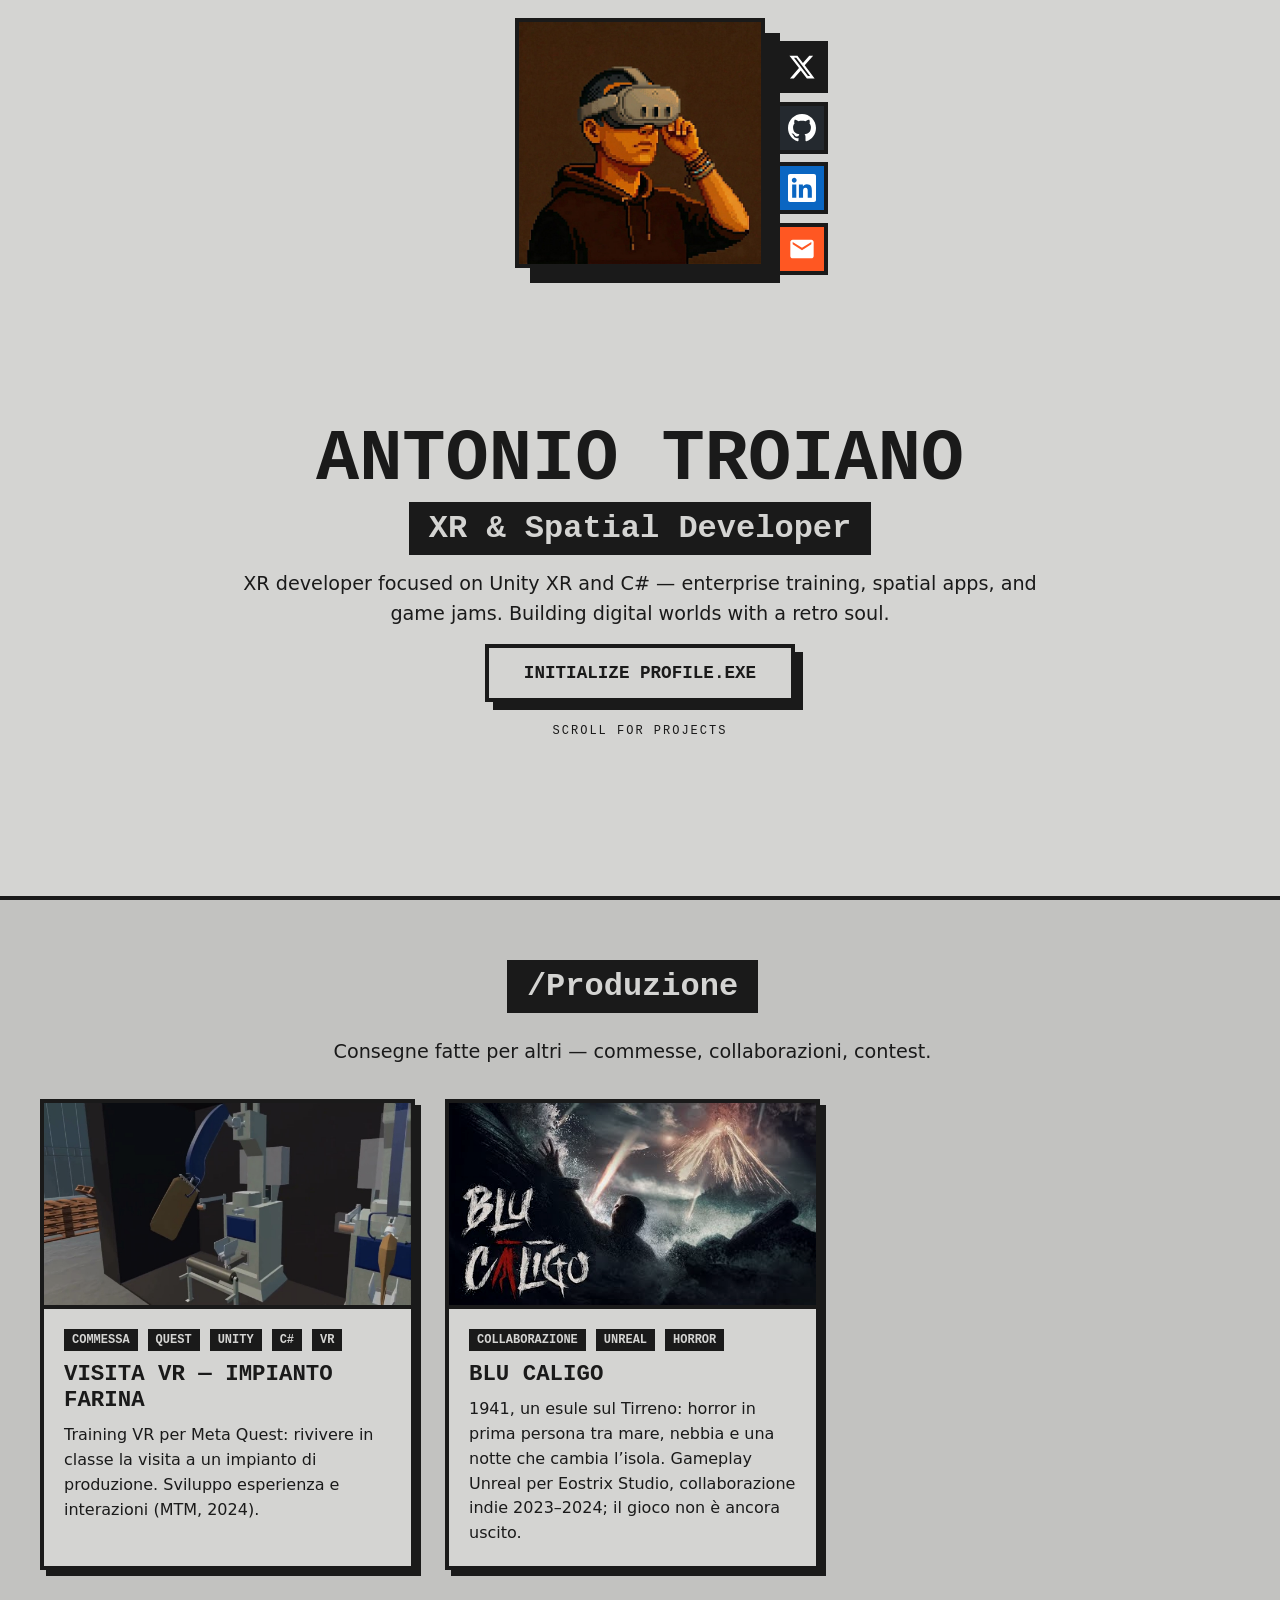
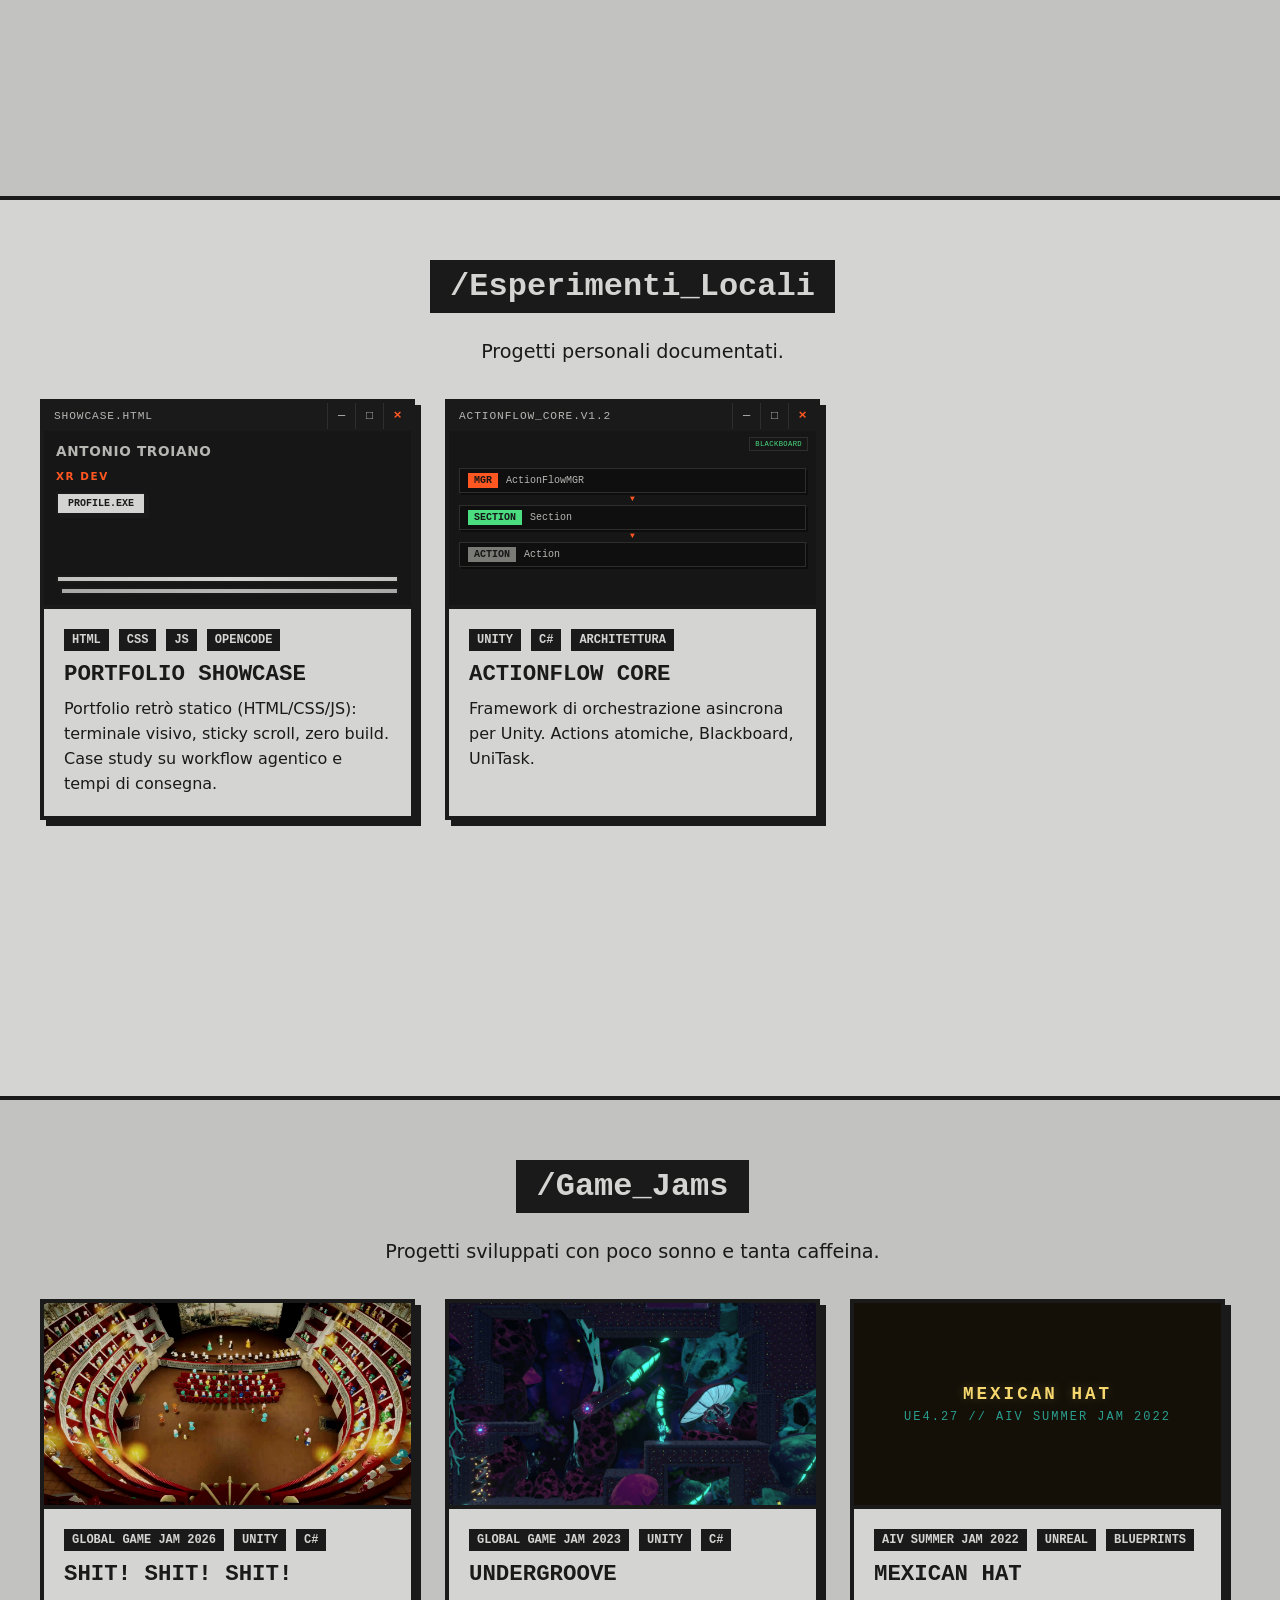
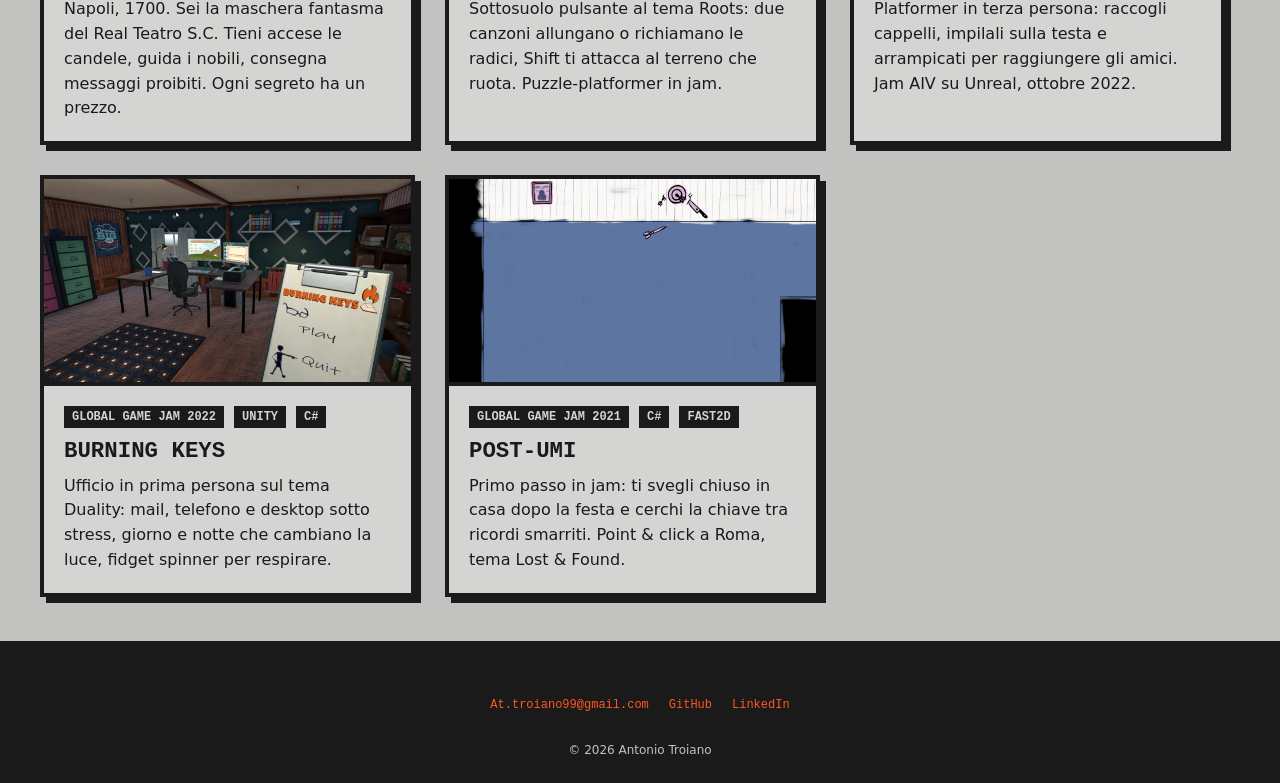
<file: index.html>
<!DOCTYPE html>
<html lang="it">

<head>
    <meta charset="UTF-8">
    <meta name="viewport" content="width=device-width, initial-scale=1, viewport-fit=cover">
    <title>Portfolio XR | Antonio Troiano</title>
    <link rel="stylesheet" href="style.css">
    <script src="js/page-enter.js"></script>
    <script>
        (function () {
            try {
                if (sessionStorage.getItem('cv-home-scroll-restore')) {
                    document.documentElement.classList.add('is-restoring-scroll');
                }
            } catch (_) { /* sessionStorage unavailable */ }
        })();
    </script>
</head>

<body>

    <section class="layer" id="intro">
        <div class="content">
            <div class="profile-icon-container">
                <div class="profile-avatar">
                    <nav class="avatar-tabs" aria-label="Contact links">
                        <a href="https://x.com/A_Rene9267" class="avatar-tab avatar-tab--x" target="_blank" rel="noopener noreferrer" aria-label="X"><span class="avatar-tab__inner"><svg class="avatar-tab__icon" xmlns="http://www.w3.org/2000/svg" width="22" height="22" viewBox="0 0 24 24" aria-hidden="true"><path fill="currentColor" d="M18.244 2.25h3.308l-7.227 8.26 8.502 11.24H16.17l-5.214-6.817L4.99 21.75H1.68l7.73-8.835L1.254 2.25H8.08l4.713 6.231zm-1.161 17.52h1.833L7.084 4.126H5.117z"/></svg></span></a>
                        <a href="https://github.com/Rene9267" class="avatar-tab avatar-tab--github" target="_blank" rel="noopener noreferrer" aria-label="GitHub"><span class="avatar-tab__inner"><svg class="avatar-tab__icon" xmlns="http://www.w3.org/2000/svg" width="22" height="22" viewBox="0 0 24 24" aria-hidden="true"><path fill="currentColor" d="M12 0c-6.626 0-12 5.373-12 12 0 5.302 3.438 9.8 8.207 11.387.599.111.793-.261.793-.577v-2.234c-3.338.726-4.033-1.416-4.033-1.416-.546-1.387-1.333-1.756-1.333-1.756-1.089-.745.083-.729.083-.729 1.205.084 1.839 1.237 1.839 1.237 1.07 1.834 2.807 1.304 3.492.997.107-.775.418-1.305.762-1.604-2.665-.305-5.467-1.334-5.467-5.931 0-1.311.469-2.381 1.236-3.221-.124-.303-.535-1.524.117-3.176 0 0 1.008-.322 3.301 1.23.957-.266 1.983-.399 3.003-.404 1.02.005 2.047.138 3.006.404 2.291-1.552 3.297-1.23 3.297-1.23.653 1.653.242 2.874.118 3.176.77.84 1.235 1.911 1.235 3.221 0 4.609-2.807 5.624-5.479 5.921.43.372.823 1.102.823 2.222v3.293c0 .319.192.694.801.576 4.765-1.589 8.199-6.086 8.199-11.386 0-6.627-5.373-12-12-12z"/></svg></span></a>
                        <a href="https://www.linkedin.com/in/antonio-troiano-652730238/" class="avatar-tab avatar-tab--linkedin" target="_blank" rel="noopener noreferrer" aria-label="LinkedIn"><span class="avatar-tab__inner"><svg class="avatar-tab__icon" xmlns="http://www.w3.org/2000/svg" width="22" height="22" viewBox="0 0 24 24" aria-hidden="true"><path fill="currentColor" d="M20.447 20.452h-3.554v-5.569c0-1.328-.027-3.037-1.852-3.037-1.853 0-2.136 1.445-2.136 2.939v5.667H9.351V9h3.414v1.561h.046c.477-.9 1.637-1.85 3.37-1.85 3.601 0 4.267 2.37 4.267 5.455v6.286zM5.337 7.433c-1.144 0-2.063-.926-2.063-2.065 0-1.138.92-2.063 2.063-2.063 1.14 0 2.064.925 2.064 2.063 0 1.139-.925 2.065-2.064 2.065zm1.782 13.019H3.555V9h3.564v11.452zM22.225 0H1.771C.792 0 0 .774 0 1.729v20.542C0 23.227.792 24 1.771 24h20.451C23.2 24 24 23.227 24 22.271V1.729C24 .774 23.2 0 22.222 0h.003z"/></svg></span></a>
                        <a href="mailto:At.troiano99@gmail.com" class="avatar-tab avatar-tab--email" aria-label="Copia email"><span class="avatar-tab__inner"><svg class="avatar-tab__icon" xmlns="http://www.w3.org/2000/svg" width="22" height="22" viewBox="0 0 24 24" aria-hidden="true"><path fill="currentColor" d="M20 4H4c-1.1 0-2 .9-2 2v12c0 1.1.9 2 2 2h16c1.1 0 2-.9 2-2V6c0-1.1-.9-2-2-2zm0 4-8 5-8-5V6l8 5 8-5v2z"/></svg></span></a>
                    </nav>
                    <img src="assets/profile-8bit.jpg" alt="Antonio Troiano Pixel Art" class="profile-pixel-art" width="250" height="250" fetchpriority="high" decoding="async" draggable="false">
                </div>
            </div>

            <h1>Antonio Troiano</h1>
            <h2>XR & Spatial Developer</h2>
            <p>XR developer focused on Unity XR and C# — enterprise training, spatial apps, and game jams. Building digital worlds with a retro soul.</p>

            <div class="btn-scroll-wrapper">
                <a href="about.html" class="retro-btn btn-intro">Initialize Profile.exe</a>
            </div>
            <div class="scroll-hint projects-hint" aria-hidden="true">
                <div class="chevron-group">
                    <span class="chevron">▼</span>
                    <span class="chevron">▼</span>
                </div>
                <span class="scroll-label">Scroll for projects</span>
                <div class="chevron-group">
                    <span class="chevron">▼</span>
                    <span class="chevron">▼</span>
                </div>
            </div>
        </div>
    </section>

    <!-- /Produzione: consegne fatte per altri -->
    <section class="layer" id="lavoro">
        <div class="content scrollable-content">
            <h2>/Produzione</h2>
            <p>Consegne fatte per altri — commesse, collaborazioni, contest.</p>

           <div class="projects-grid">

                <a class="project-card" href="project-mtm.html">
                    <div class="card-visual">
                        <img src="assets/mtm-vr-hero.jpg" alt="Visita VR — impianto farina, demo MTM" class="card-visual-img" loading="lazy" decoding="async" width="640" height="360">
                    </div>
                    <div class="card-info">
                        <div class="tag-container">
                            <span class="tag">COMMESSA</span>
                            <span class="tag">QUEST</span>
                            <span class="tag">UNITY</span>
                            <span class="tag">C#</span>
                            <span class="tag">VR</span>
                        </div>
                        <h3>Visita VR — impianto farina</h3>
                        <p>Training VR per Meta Quest: rivivere in classe la visita a un impianto di produzione. Sviluppo esperienza e interazioni (MTM, 2024).</p>
                    </div>
                </a>

                <a class="project-card" href="project-blucaligo.html">
                    <div class="card-visual">
                        <img src="assets/blucaligo-trailer-thumb.jpg" alt="Blu Caligo — first trailer, Eostrix Studio" class="card-visual-img" loading="lazy" decoding="async" width="640" height="360">
                    </div>
                    <div class="card-info">
                        <div class="tag-container">
                            <span class="tag">COLLABORAZIONE</span>
                            <span class="tag">UNREAL</span>
                            <span class="tag">HORROR</span>
                        </div>
                        <h3>Blu Caligo</h3>
                        <p>1941, un esule sul Tirreno: horror in prima persona tra mare, nebbia e una notte che cambia l’isola. Gameplay Unreal per Eostrix Studio, collaborazione indie 2023–2024; il gioco non è ancora uscito.</p>
                    </div>
                </a>

            </div>
        </div>
    </section>

 <section class="layer" id="personali">
        <div class="content scrollable-content">
            <h2>/Esperimenti_Locali</h2>
            <p>Progetti personali documentati.</p>

            <div class="projects-grid">
                <a class="project-card" href="project-cv.html">
                    <div class="card-visual" aria-hidden="true">
                        <div class="card-screen card-screen--showcase">
                            <div class="card-screen__bar">
                                <span class="card-screen__title">SHOWCASE.HTML</span>
                                <span class="card-screen__controls">
                                    <span class="card-screen__win">—</span>
                                    <span class="card-screen__win">□</span>
                                    <span class="card-screen__win card-screen__win--close">×</span>
                                </span>
                            </div>
                            <div class="card-screen__body">
                                <p class="card-screen__name">ANTONIO TROIANO</p>
                                <p class="card-screen__badge card-screen__hide-mobile">XR DEV</p>
                                <span class="card-screen__btn">PROFILE.EXE</span>
                                <div class="card-screen__layers">
                                    <div class="card-screen__layer-strip"></div>
                                    <div class="card-screen__layer-strip card-screen__layer-strip--alt card-screen__hide-mobile"></div>
                                </div>
                            </div>
                        </div>
                    </div>
                    <div class="card-info">
                        <div class="tag-container">
                            <span class="tag">HTML</span> <span class="tag">CSS</span> <span class="tag">JS</span> <span class="tag">OPENCODE</span>
                        </div>
                        <h3>Portfolio Showcase</h3>
                        <p>Portfolio retrò statico (HTML/CSS/JS): terminale visivo, sticky scroll, zero build. Case study su workflow agentico e tempi di consegna.</p>
                    </div>
                </a>
                <a class="project-card" href="project-actionflow.html">
                    <div class="card-visual" aria-hidden="true">
                        <div class="card-screen card-screen--actionflow">
                            <div class="card-screen__bar">
                                <span class="card-screen__title">ACTIONFLOW_CORE.V1.2</span>
                                <span class="card-screen__controls">
                                    <span class="card-screen__win">—</span>
                                    <span class="card-screen__win">□</span>
                                    <span class="card-screen__win card-screen__win--close">×</span>
                                </span>
                            </div>
                            <div class="card-screen__body card-screen__body--flow">
                                <span class="card-screen__chip card-screen__hide-mobile">BLACKBOARD</span>
                                <div class="card-screen__flow">
                                    <div class="card-screen__arch">
                                        <span class="card-screen__tag card-screen__tag--orange">MGR</span>
                                        <span class="card-screen__arch-label">ActionFlowMGR</span>
                                    </div>
                                    <span class="card-screen__arrow" aria-hidden="true">▼</span>
                                    <div class="card-screen__arch">
                                        <span class="card-screen__tag card-screen__tag--green">SECTION</span>
                                        <span class="card-screen__arch-label">Section</span>
                                    </div>
                                    <span class="card-screen__arrow" aria-hidden="true">▼</span>
                                    <div class="card-screen__arch">
                                        <span class="card-screen__tag card-screen__tag--gray">ACTION</span>
                                        <span class="card-screen__arch-label">Action</span>
                                    </div>
                                </div>
                            </div>
                        </div>
                    </div>
                    <div class="card-info">
                        <div class="tag-container">
                            <span class="tag">UNITY</span>
                            <span class="tag">C#</span>
                            <span class="tag">ARCHITETTURA</span>
                        </div>
                        <h3>ActionFlow Core</h3>
                        <p>Framework di orchestrazione asincrona per Unity. Actions atomiche, Blackboard, UniTask.</p>
                    </div>
                </a>
            </div>
        </div>
    </section>

    <section class="layer" id="gamejam">
        <div class="content scrollable-content">
            <h2>/Game_Jams</h2>
            <p>Progetti sviluppati con poco sonno e tanta caffeina.</p>

            <div class="projects-grid">
                <a class="project-card" href="project-shit-shit-shit.html" data-href="project-shit-shit-shit.html">
                    <div class="card-visual">
                        <img src="assets/shit-5.jpg" alt="Shit! Shit! Shit! screenshot" class="card-visual-img" loading="lazy" decoding="async" width="640" height="360">
                    </div>
                    <div class="card-info">
                        <div class="tag-container">
                            <span class="tag">GLOBAL GAME JAM 2026</span>
                            <span class="tag">UNITY</span>
                            <span class="tag">C#</span>
                        </div>
                        <h3>Shit! Shit! Shit!</h3>
                        <p>Napoli, 1700. Sei la maschera fantasma del Real Teatro S.C. Tieni accese le candele, guida i nobili, consegna messaggi proibiti. Ogni segreto ha un prezzo.</p>
                    </div>
                </a>

                <a class="project-card" href="project-undergroove.html" data-href="project-undergroove.html">
                    <div class="card-visual">
                        <img src="assets/undergroove-2.png" alt="Undergroove screenshot" class="card-visual-img" loading="lazy" decoding="async" width="640" height="360">
                    </div>
                    <div class="card-info">
                        <div class="tag-container">
                            <span class="tag">GLOBAL GAME JAM 2023</span>
                            <span class="tag">UNITY</span>
                            <span class="tag">C#</span>
                        </div>
                        <h3>Undergroove</h3>
                        <p>Sottosuolo pulsante al tema Roots: due canzoni allungano o richiamano le radici, Shift ti attacca al terreno che ruota. Puzzle-platformer in jam.</p>
                    </div>
                </a>

                <a class="project-card" href="project-mexican-hat.html" data-href="project-mexican-hat.html">
                    <div class="card-visual" aria-hidden="true">
                        <div class="mh-cover" role="img" aria-label="Mexican Hat, UE 4.27, AIV Summer Jam 2022">
                            <span class="mh-cover__title">MEXICAN HAT</span>
                            <span class="mh-cover__sub">UE4.27 // AIV Summer Jam 2022</span>
                        </div>
                    </div>
                    <div class="card-info">
                        <div class="tag-container">
                            <span class="tag">AIV SUMMER JAM 2022</span>
                            <span class="tag">UNREAL</span>
                            <span class="tag">BLUEPRINTS</span>
                        </div>
                        <h3>Mexican Hat</h3>
                        <p>Platformer in terza persona: raccogli cappelli, impilali sulla testa e arrampicati per raggiungere gli amici. Jam AIV su Unreal, ottobre 2022.</p>
                    </div>
                </a>

                <a class="project-card" href="project-burning-keys.html" data-href="project-burning-keys.html">
                    <div class="card-visual">
                        <img src="assets/burning-keys-card.jpg" alt="Burning Keys — menu in ufficio" class="card-visual-img" style="object-position: 68% center;">
                    </div>
                    <div class="card-info">
                        <div class="tag-container">
                            <span class="tag">GLOBAL GAME JAM 2022</span>
                            <span class="tag">UNITY</span>
                            <span class="tag">C#</span>
                        </div>
                        <h3>Burning Keys</h3>
                        <p>Ufficio in prima persona sul tema Duality: mail, telefono e desktop sotto stress, giorno e notte che cambiano la luce, fidget spinner per respirare.</p>
                    </div>
                </a>

                <a class="project-card" href="project-post-umi.html" data-href="project-post-umi.html">
                    <div class="card-visual">
                        <img src="assets/post-umi-lounge.png" alt="Post-Umi — salone top-down" class="card-visual-img" loading="lazy" decoding="async" width="640" height="360">
                    </div>
                    <div class="card-info">
                        <div class="tag-container">
                            <span class="tag">GLOBAL GAME JAM 2021</span>
                            <span class="tag">C#</span>
                            <span class="tag">FAST2D</span>
                        </div>
                        <h3>Post-Umi</h3>
                        <p>Primo passo in jam: ti svegli chiuso in casa dopo la festa e cerchi la chiave tra ricordi smarriti. Point &amp; click a Roma, tema Lost &amp; Found.</p>
                    </div>
                </a>
            </div>
        </div>
    </section>

    <footer class="site-footer">
        <nav class="site-footer__links" aria-label="Contatti">
            <a href="mailto:At.troiano99@gmail.com">At.troiano99@gmail.com</a>
            <a href="https://github.com/Rene9267" target="_blank" rel="noopener noreferrer">GitHub</a>
            <a href="https://www.linkedin.com/in/antonio-troiano-652730238/" target="_blank" rel="noopener noreferrer">LinkedIn</a>
        </nav>
        <p class="site-footer__copy">© 2026 Antonio Troiano</p>
    </footer>
    
    <script src="js/retro-audio.js"></script>
    <script src="js/duck-burst.js"></script>
    <script src="js/mail-copied.js"></script>
    <script src="js/pointer-feedback.js"></script>
    <script src="js/section-snap.js"></script>
    <script src="js/certificate-modal.js"></script>
    <script src="js/skill-typewriter.js"></script>
    <script src="js/scene-effects.js"></script>
    <script src="js/section-index.js"></script>
    <script src="script.js"></script>
</body>

</html>
</file>
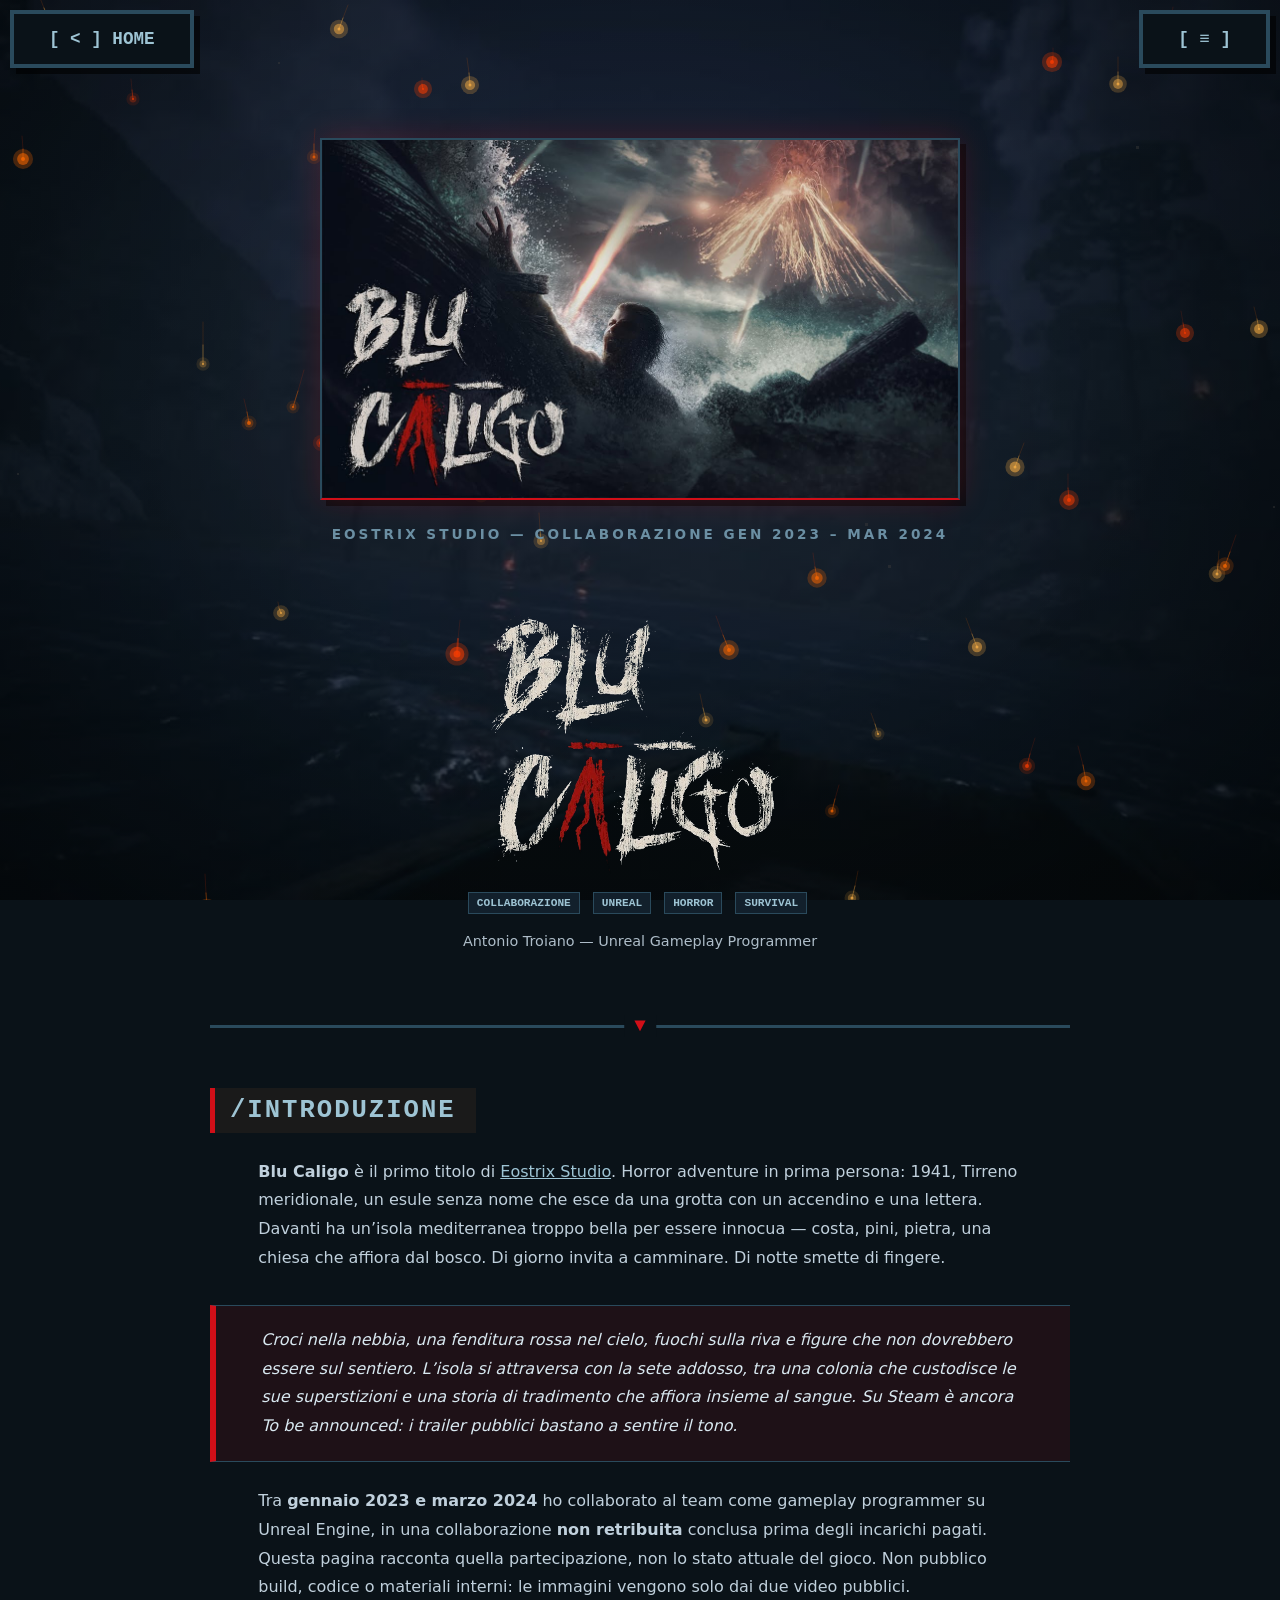
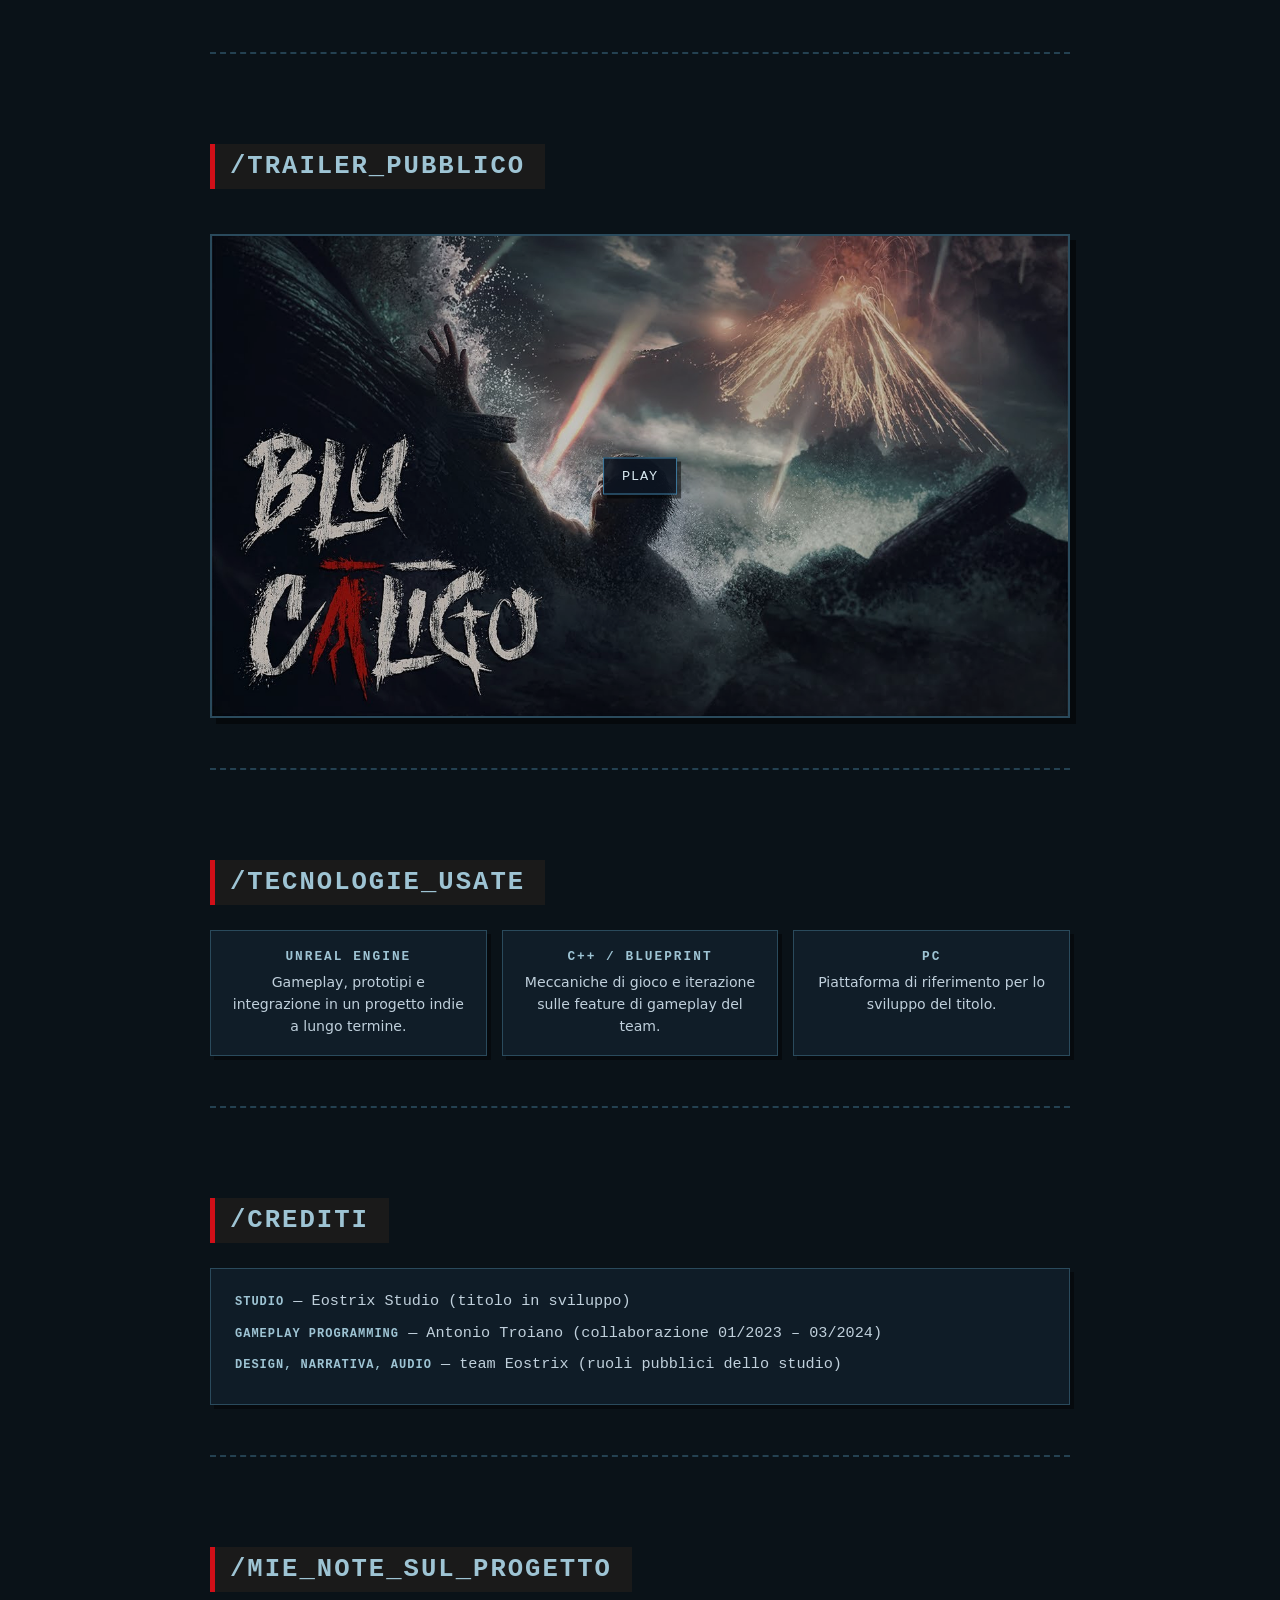
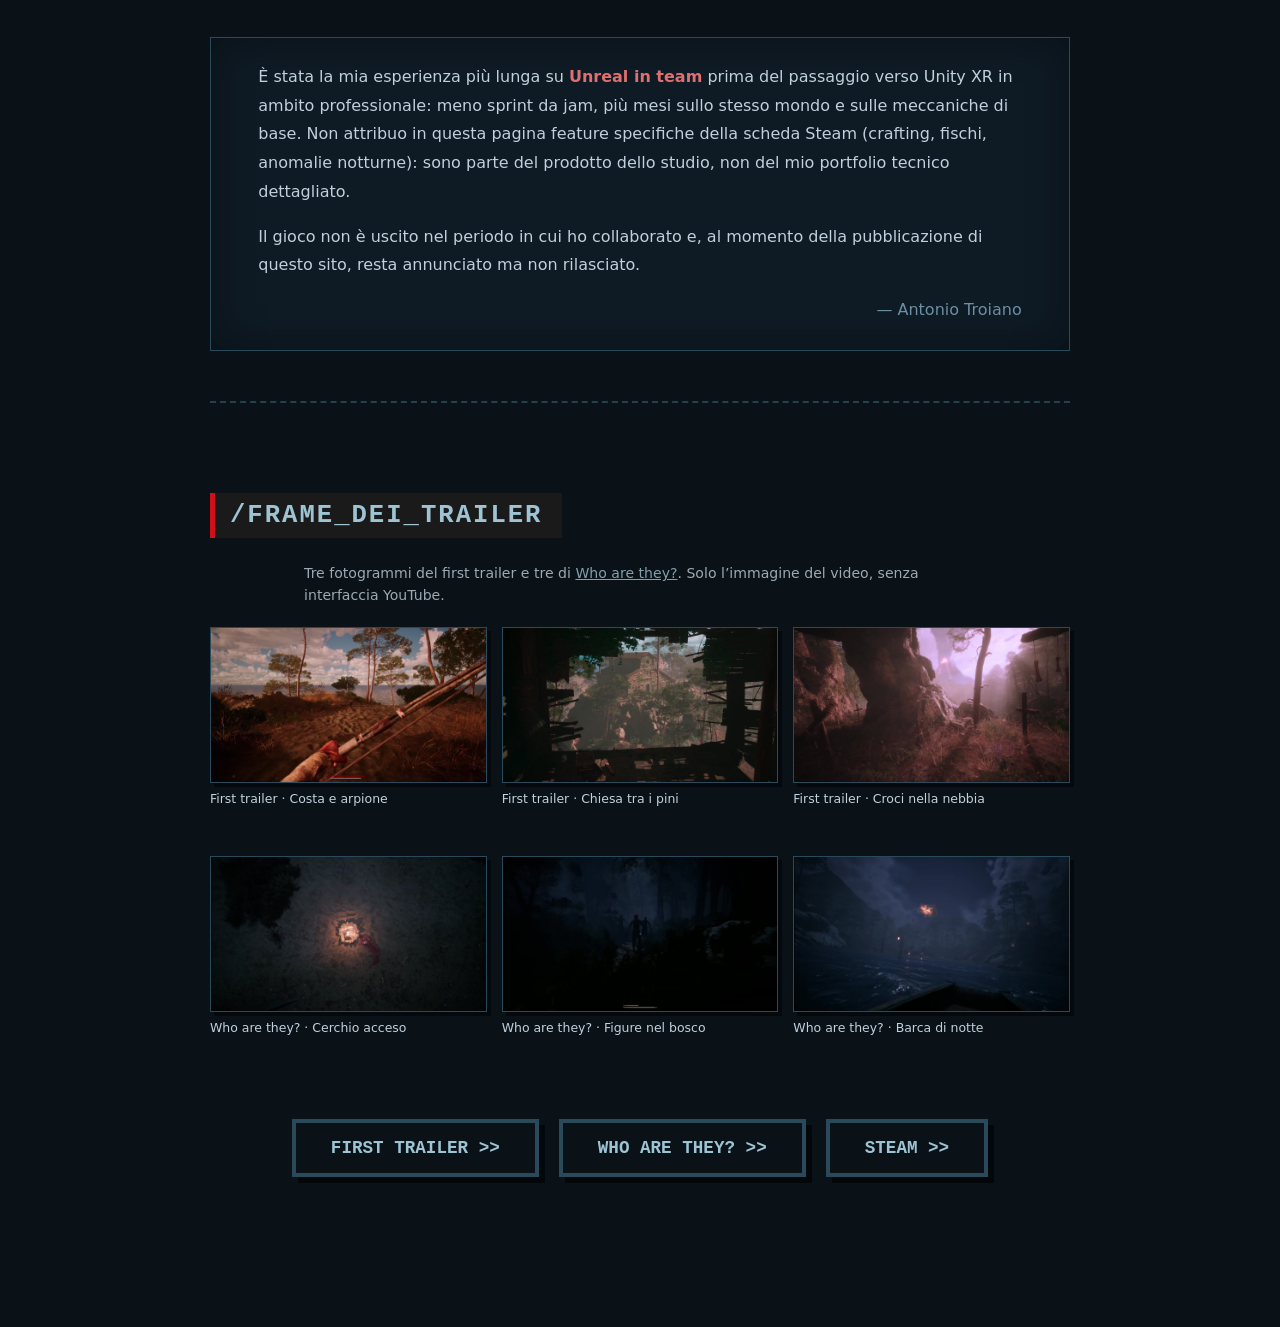
<file: project-blucaligo.html>
<!DOCTYPE html>
<html lang="it">

<head>
    <meta charset="UTF-8">
    <meta name="viewport" content="width=device-width, initial-scale=1, viewport-fit=cover">
    <meta name="referrer" content="strict-origin-when-cross-origin">
    <title>Blu Caligo | Eostrix Studio</title>
    <link rel="stylesheet" href="style.css">
    <script src="js/page-enter.js"></script>
    <link rel="stylesheet" href="styles/project-page.css">
    <link rel="stylesheet" href="styles/project-blucaligo.css">
</head>

<body class="about-page blucaligo-page">

    <div class="caligo-bg" aria-hidden="true">
        <div class="caligo-vignette"></div>
    </div>

    <aside class="index-nav" id="page-index-nav" aria-label="Indice della pagina">
        <h3>[ // Indice ]</h3>
    </aside>

    <nav class="top-nav">
        <a href="index.html" class="retro-btn">[ &lt; ] HOME</a>
        <button type="button" class="retro-btn nav-menu-btn" aria-label="Menu" aria-expanded="false" aria-controls="page-index-nav">[ ≡ ]</button>
    </nav>

    <main class="container-about">

        <div class="project-hero">
            <img src="assets/blucaligo-cover.jpg" alt="Blu Caligo — first trailer" class="hero-cover" width="2560" height="1440">
            <p class="subtitle">Eostrix Studio — Collaborazione gen 2023 – mar 2024</p>
            <h1 class="caligo-title"><img src="assets/blucaligo-wordmark.png" alt="Blu Caligo" width="500" height="498"></h1>
            <div class="meta-tags">
                <span class="tag">COLLABORAZIONE</span>
                <span class="tag">UNREAL</span>
                <span class="tag tag-blood">HORROR</span>
                <span class="tag">SURVIVAL</span>
            </div>
            <p class="byline">Antonio Troiano — Unreal Gameplay Programmer</p>
        </div>

        <h2 class="section-title" id="introduzione">/Introduzione</h2>
        <div class="project-description">
            <p>
                <strong>Blu Caligo</strong> è il primo titolo di
                <a href="https://www.youtube.com/@eostrixstudio" target="_blank" rel="noopener noreferrer" style="color: var(--mist-soft);">Eostrix Studio</a>.
                Horror adventure in prima persona: 1941, Tirreno meridionale, un esule senza nome
                che esce da una grotta con un accendino e una lettera. Davanti ha un’isola mediterranea
                troppo bella per essere innocua — costa, pini, pietra, una chiesa che affiora dal bosco.
                Di giorno invita a camminare. Di notte smette di fingere.
            </p>
            <div class="highlight-box">
                <p>
                    Croci nella nebbia, una fenditura rossa nel cielo, fuochi sulla riva
                    e figure che non dovrebbero essere sul sentiero. L’isola si attraversa con la sete addosso,
                    tra una colonia che custodisce le sue superstizioni e una storia di tradimento
                    che affiora insieme al sangue. Su Steam è ancora <em>To be announced</em>:
                    i trailer pubblici bastano a sentire il tono.
                </p>
            </div>
            <p>
                Tra <strong>gennaio 2023 e marzo 2024</strong> ho collaborato al team come gameplay programmer
                su Unreal Engine, in una collaborazione <strong>non retribuita</strong> conclusa prima degli incarichi pagati.
                Questa pagina racconta quella partecipazione, non lo stato attuale del gioco.
                Non pubblico build, codice o materiali interni: le immagini vengono solo dai due video pubblici.
            </p>
        </div>

        <hr class="section-divider">

        <h2 class="section-title" id="trailer">/Trailer_Pubblico</h2>
        <div class="video-embed"
            data-youtube-id="paD79--OYFQ"
            data-poster="assets/blucaligo-cover.jpg"
            data-title="Blu Caligo | First Trailer (Eostrix Studio)"></div>

        <hr class="section-divider">

        <h2 class="section-title" id="tecnologie">/Tecnologie_Usate</h2>
        <div class="tech-grid">
            <div class="tech-card">
                <h3>Unreal Engine</h3>
                <p>Gameplay, prototipi e integrazione in un progetto indie a lungo termine.</p>
            </div>
            <div class="tech-card">
                <h3>C++ / Blueprint</h3>
                <p>Meccaniche di gioco e iterazione sulle feature di gameplay del team.</p>
            </div>
            <div class="tech-card">
                <h3>PC</h3>
                <p>Piattaforma di riferimento per lo sviluppo del titolo.</p>
            </div>
        </div>

        <hr class="section-divider">

        <h2 class="section-title" id="crediti">/Crediti</h2>
        <ul class="credits-list">
            <li><strong>Studio</strong> — Eostrix Studio (titolo in sviluppo)</li>
            <li><strong>Gameplay programming</strong> — Antonio Troiano (collaborazione 01/2023 – 03/2024)</li>
            <li><strong>Design, narrativa, audio</strong> — team Eostrix (ruoli pubblici dello studio)</li>
        </ul>

        <hr class="section-divider">

        <h2 class="section-title" id="note">/Mie_Note_Sul_Progetto</h2>
        <div class="notes-box">
            <p>
                È stata la mia esperienza più lunga su <span class="highlight">Unreal in team</span> prima del passaggio
                verso Unity XR in ambito professionale: meno sprint da jam, più mesi sullo stesso mondo e sulle
                meccaniche di base. Non attribuo in questa pagina feature specifiche della scheda Steam (crafting, fischi,
                anomalie notturne): sono parte del prodotto dello studio, non del mio portfolio tecnico dettagliato.
            </p>
            <p>
                Il gioco non è uscito nel periodo in cui ho collaborato e, al momento della pubblicazione di questo sito,
                resta annunciato ma non rilasciato.
            </p>
            <p style="text-align: right; color: var(--mist); margin-bottom: 0;">
                — Antonio Troiano
            </p>
        </div>

        <hr class="section-divider">

        <h2 class="section-title" id="frame">/Frame_Dei_Trailer</h2>
        <p style="font-size: 0.88rem; opacity: 0.8; margin-bottom: 0.5rem;">
            Tre fotogrammi del first trailer e tre di
            <a href="https://www.youtube.com/watch?v=tpQvmNdNIvc" target="_blank" rel="noopener noreferrer" style="color: var(--mist-soft);">Who are they?</a>.
            Solo l’immagine del video, senza interfaccia YouTube.
        </p>
        <div class="screenshot-grid">
            <div>
                <div class="screenshot-shot">
                    <img src="assets/blucaligo-frame-1.jpg" alt="Arpione in prima persona verso la costa e il mare" class="screenshot-img" width="1280" height="720">
                </div>
                <p class="screenshot-caption">First trailer · Costa e arpione</p>
            </div>
            <div>
                <div class="screenshot-shot">
                    <img src="assets/blucaligo-frame-2.jpg" alt="Chiesa di pietra vista da una struttura di legno" class="screenshot-img" width="1280" height="720">
                </div>
                <p class="screenshot-caption">First trailer · Chiesa tra i pini</p>
            </div>
            <div>
                <div class="screenshot-shot">
                    <img src="assets/blucaligo-frame-3.jpg" alt="Croci di legno e una fenditura rossa nella nebbia" class="screenshot-img" width="1280" height="720">
                </div>
                <p class="screenshot-caption">First trailer · Croci nella nebbia</p>
            </div>
            <div>
                <div class="screenshot-shot">
                    <img src="assets/blucaligo-frame-4.jpg" alt="Cerchio acceso visto dall’alto sulla sabbia" class="screenshot-img" width="1280" height="720">
                </div>
                <p class="screenshot-caption">Who are they? · Cerchio acceso</p>
            </div>
            <div>
                <div class="screenshot-shot">
                    <img src="assets/blucaligo-frame-5.jpg" alt="Figure in un sentiero nel bosco di notte" class="screenshot-img" width="1280" height="720">
                </div>
                <p class="screenshot-caption">Who are they? · Figure nel bosco</p>
            </div>
            <div>
                <div class="screenshot-shot">
                    <img src="assets/blucaligo-frame-6.jpg" alt="Prua di una barca verso fuochi sulla costa" class="screenshot-img" width="1280" height="720">
                </div>
                <p class="screenshot-caption">Who are they? · Barca di notte</p>
            </div>
        </div>

        <div class="project-actions">
            <a href="https://www.youtube.com/watch?v=paD79--OYFQ" target="_blank" rel="noopener noreferrer" class="retro-btn">FIRST TRAILER &gt;&gt;</a>
            <a href="https://www.youtube.com/watch?v=tpQvmNdNIvc" target="_blank" rel="noopener noreferrer" class="retro-btn">WHO ARE THEY? &gt;&gt;</a>
            <a href="https://store.steampowered.com/app/2715760/Blu_Caligo/" target="_blank" rel="noopener noreferrer" class="retro-btn">STEAM &gt;&gt;</a>
        </div>

    </main>

    <script src="js/retro-audio.js"></script>
    <script src="js/pointer-feedback.js"></script>
    <script src="js/section-snap.js"></script>
    <script src="js/certificate-modal.js"></script>
    <script src="js/skill-typewriter.js"></script>
    <script src="js/scene-effects.js"></script>
    <script src="js/meteors.js"></script>
    <script src="js/section-index.js"></script>
    <script src="script.js"></script>
</body>

</html>
</file>
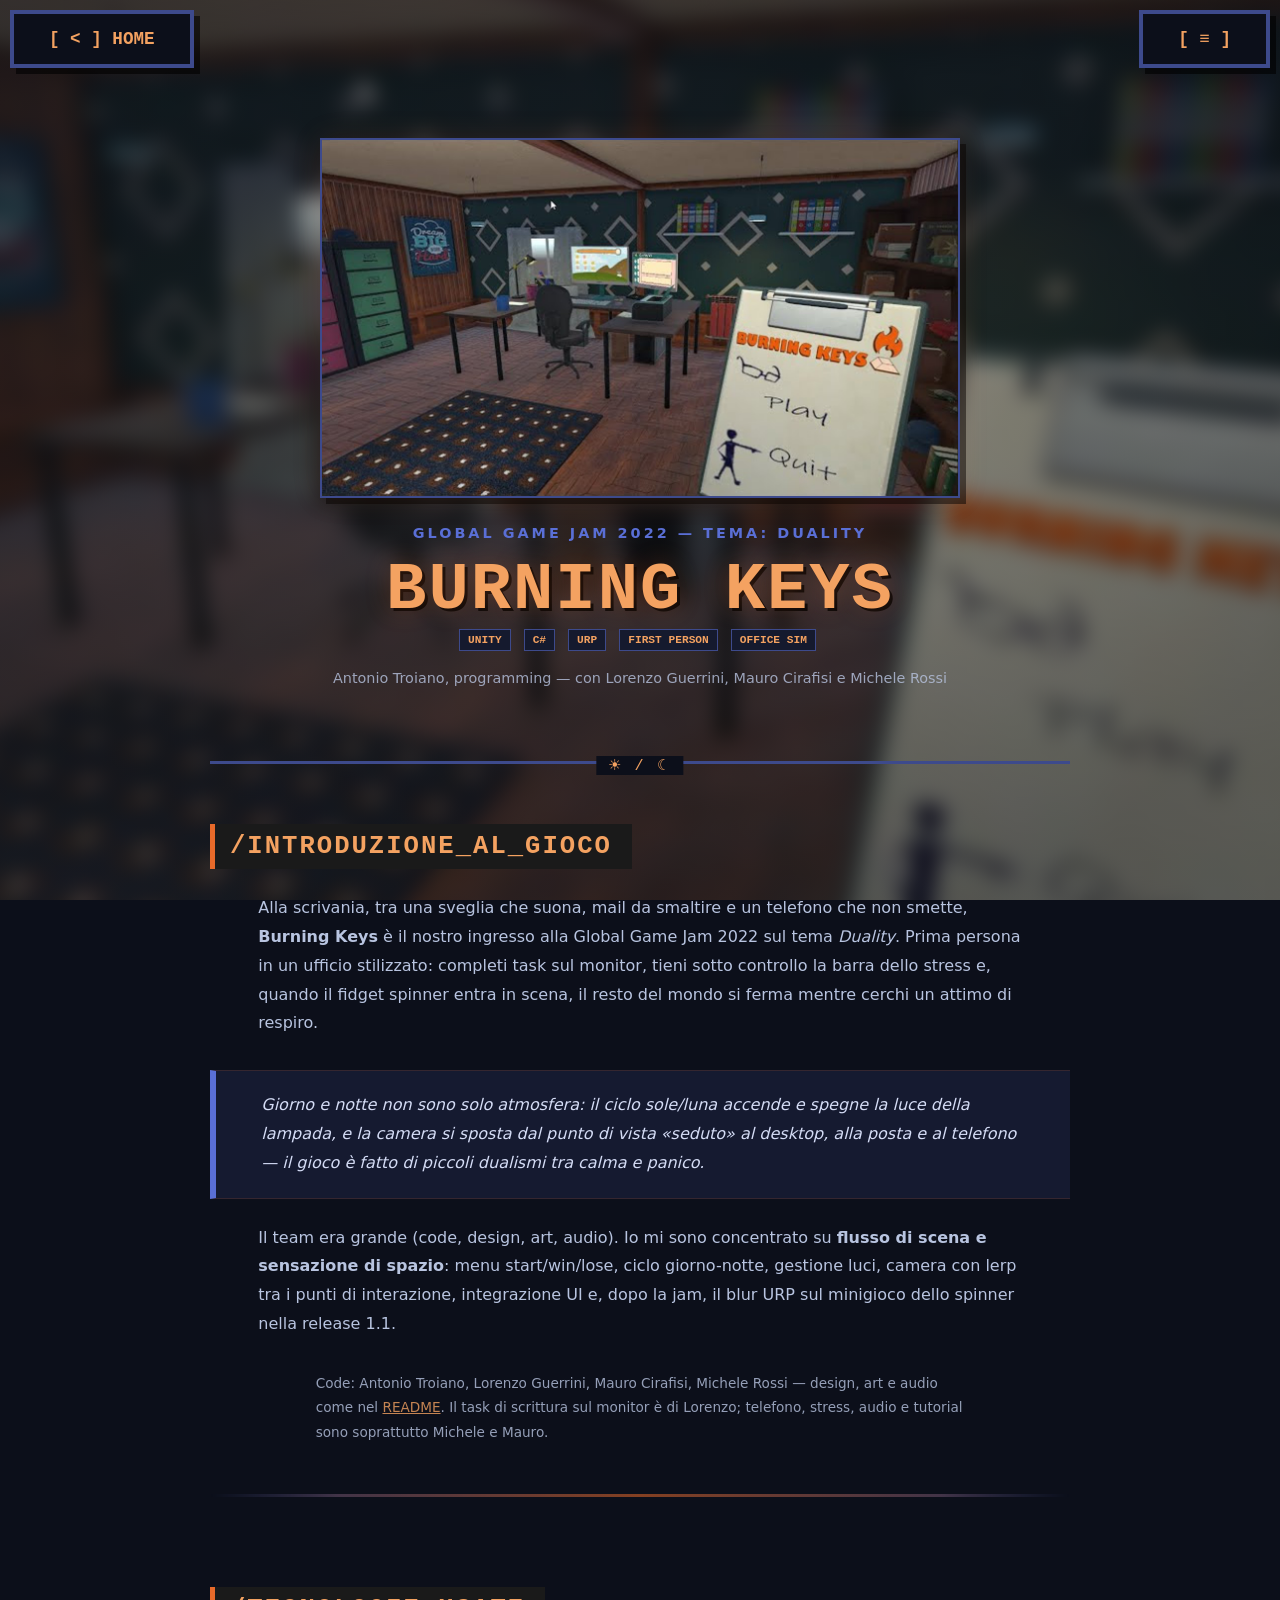
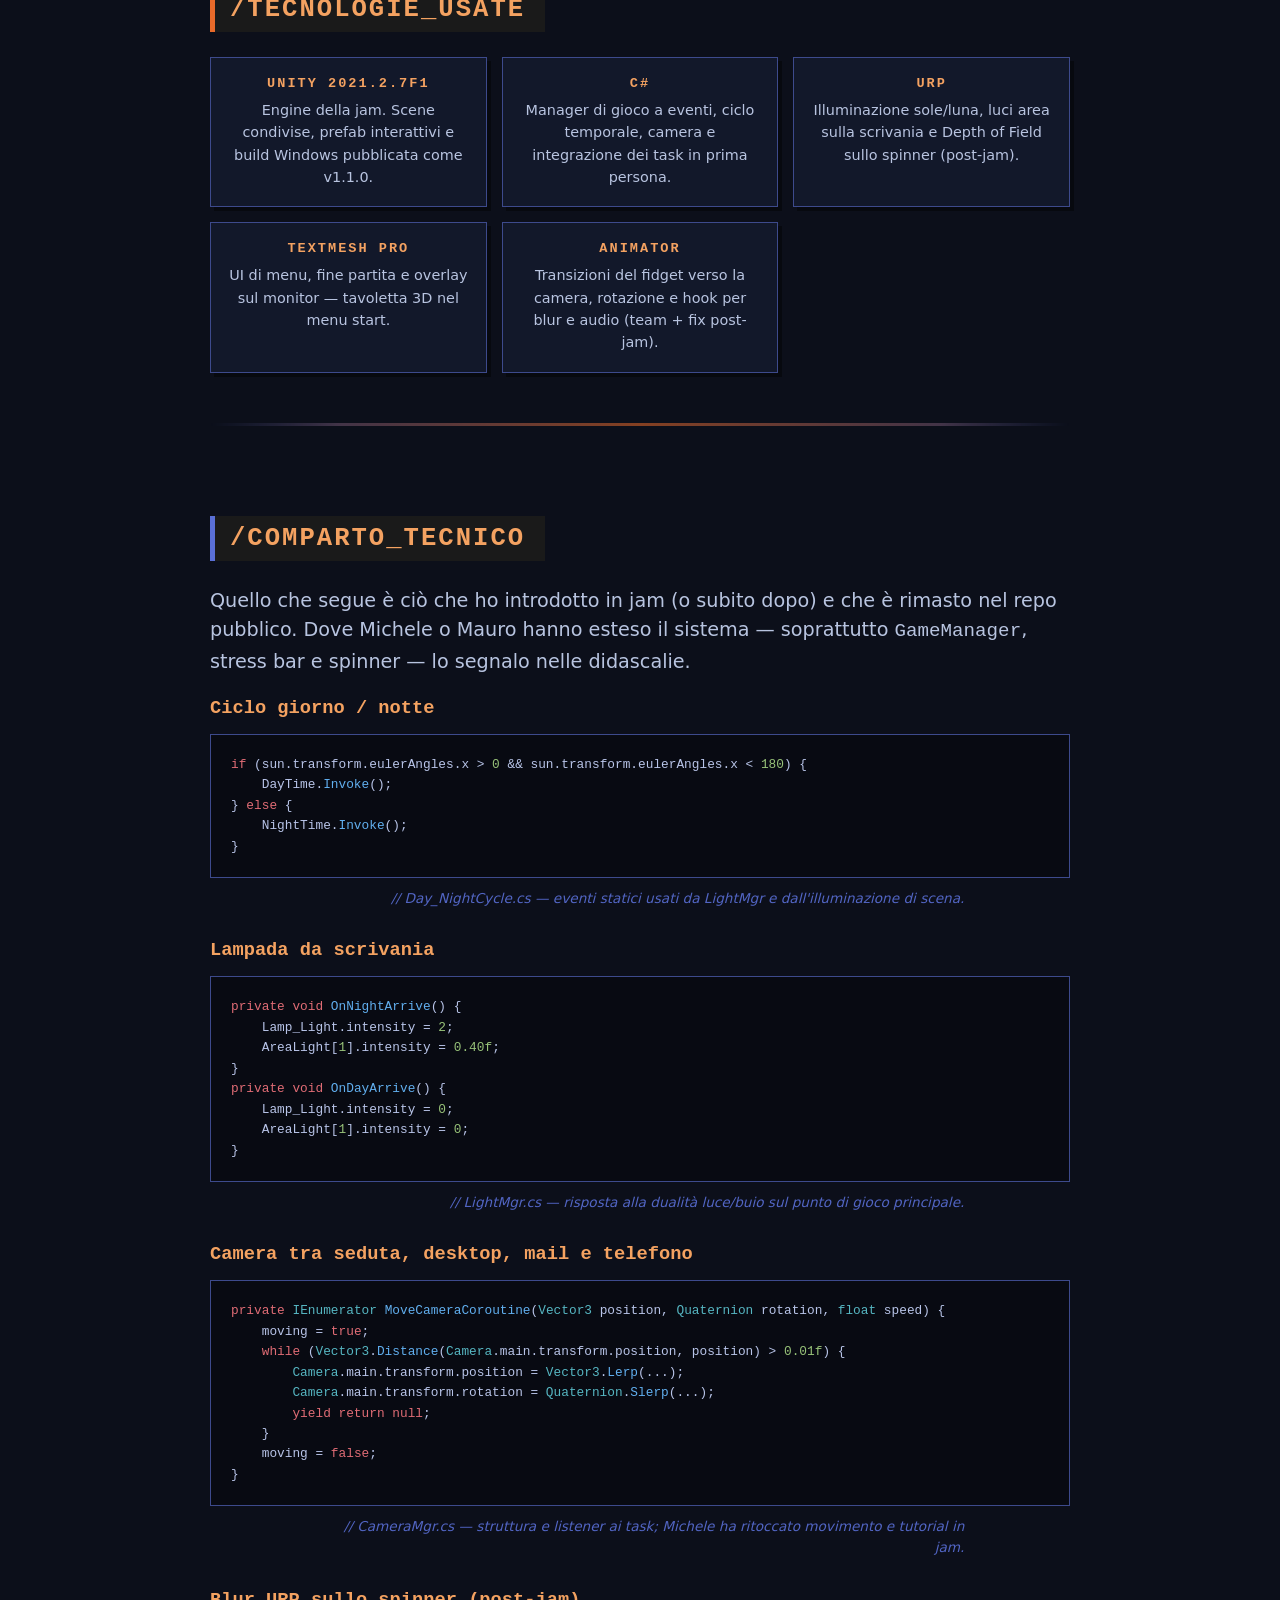
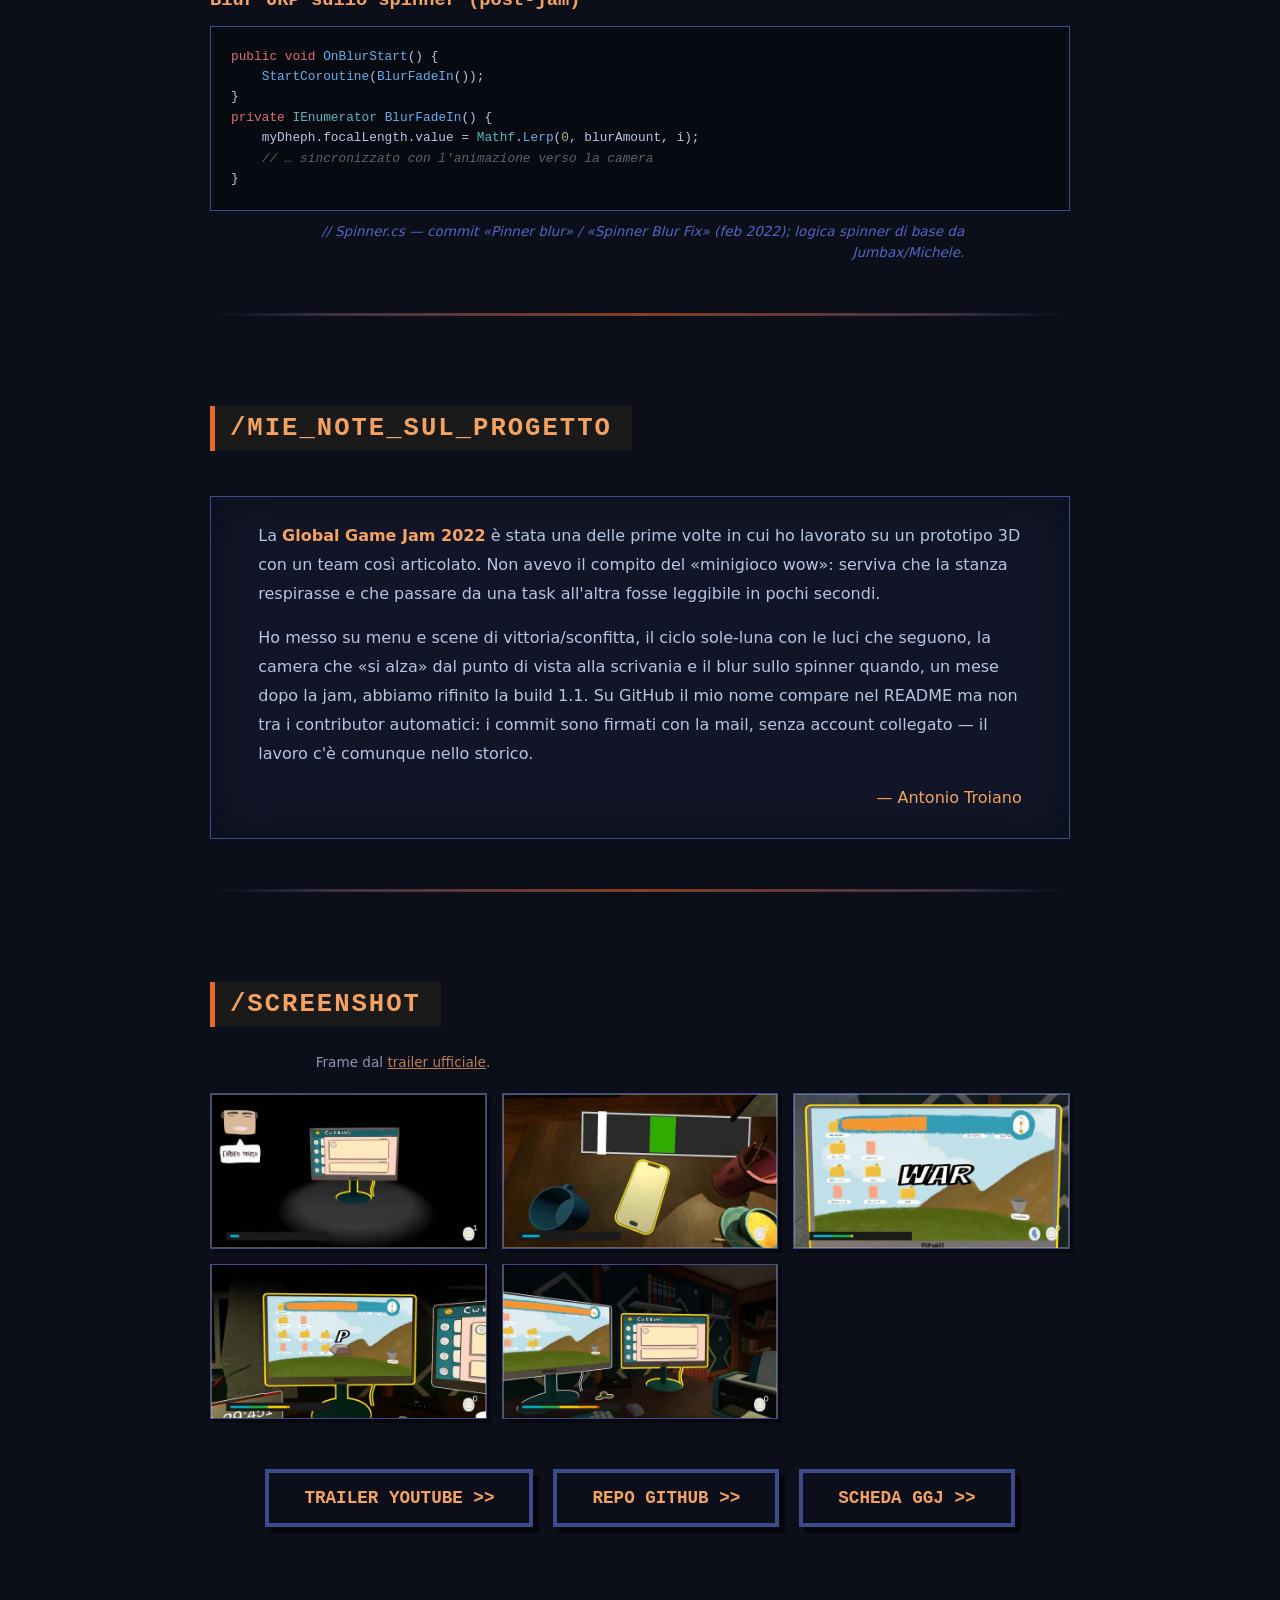
<file: project-burning-keys.html>
<!DOCTYPE html>
<html lang="it">

<head>
    <meta charset="UTF-8">
    <meta name="viewport" content="width=device-width, initial-scale=1, viewport-fit=cover">
    <title>Burning Keys | Antonio Troiano</title>
    <link rel="stylesheet" href="style.css">
    <script src="js/page-enter.js"></script>
    <link rel="stylesheet" href="styles/project-page.css">
    <link rel="stylesheet" href="styles/project-burning-keys.css">
</head>

<body class="about-page burning-keys-page">

    <div class="office-scene" aria-hidden="true">
        <div class="office-bg"></div>
        <div class="office-dim"></div>
        <div class="ember-field"></div>
    </div>

    <aside class="index-nav" id="page-index-nav" aria-label="Indice della pagina">
        <h3>[ // Indice ]</h3>
    </aside>

    <nav class="top-nav">
        <a href="index.html" class="retro-btn">[ &lt; ] HOME</a>
        <button type="button" class="retro-btn nav-menu-btn" aria-label="Menu" aria-expanded="false" aria-controls="page-index-nav">[ ≡ ]</button>
    </nav>

    <main class="container-about">

        <div class="project-hero">
            <img src="assets/burning-keys-cover-16x9.jpg" alt="Burning Keys — menu in ufficio" class="hero-cover" width="640" height="360">
            <p class="subtitle">Global Game Jam 2022 — Tema: Duality</p>
            <h1>Burning Keys</h1>
            <div class="meta-tags">
                <span class="tag">UNITY</span>
                <span class="tag">C#</span>
                <span class="tag">URP</span>
                <span class="tag">FIRST PERSON</span>
                <span class="tag">OFFICE SIM</span>
            </div>
            <p class="byline">Antonio Troiano, programming — con Lorenzo Guerrini, Mauro Cirafisi e Michele Rossi</p>
        </div>

        <h2 class="section-title">/Introduzione_Al_Gioco</h2>
        <div class="project-description">
            <p>
                Alla scrivania, tra una sveglia che suona, mail da smaltire e un telefono che non smette,
                <strong>Burning Keys</strong> è il nostro ingresso alla Global Game Jam 2022 sul tema <em>Duality</em>.
                Prima persona in un ufficio stilizzato: completi task sul monitor, tieni sotto controllo la barra dello stress
                e, quando il fidget spinner entra in scena, il resto del mondo si ferma mentre cerchi un attimo di respiro.
            </p>
            <div class="highlight-box">
                <p>
                    Giorno e notte non sono solo atmosfera: il ciclo sole/luna accende e spegne la luce della lampada,
                    e la camera si sposta dal punto di vista «seduto» al desktop, alla posta e al telefono —
                    il gioco è fatto di piccoli dualismi tra calma e panico.
                </p>
            </div>
            <p>
                Il team era grande (code, design, art, audio). Io mi sono concentrato su
                <strong>flusso di scena e sensazione di spazio</strong>: menu start/win/lose, ciclo giorno-notte,
                gestione luci, camera con lerp tra i punti di interazione, integrazione UI e, dopo la jam,
                il blur URP sul minigioco dello spinner nella release 1.1.
            </p>
            <p style="font-size: 0.85rem; opacity: 0.8;">
                Code: Antonio Troiano, Lorenzo Guerrini, Mauro Cirafisi, Michele Rossi — design, art e audio come nel
                <a href="https://github.com/mikymod/burning_keys" target="_blank" rel="noopener noreferrer" style="color: var(--ember-soft);">README</a>.
                Il task di scrittura sul monitor è di Lorenzo; telefono, stress, audio e tutorial sono soprattutto Michele e Mauro.
            </p>
        </div>

        <hr class="section-divider">

        <h2 class="section-title">/Tecnologie_Usate</h2>
        <div class="tech-grid">
            <div class="tech-card">
                <h3>Unity 2021.2.7f1</h3>
                <p>Engine della jam. Scene condivise, prefab interattivi e build Windows pubblicata come v1.1.0.</p>
            </div>
            <div class="tech-card">
                <h3>C#</h3>
                <p>Manager di gioco a eventi, ciclo temporale, camera e integrazione dei task in prima persona.</p>
            </div>
            <div class="tech-card">
                <h3>URP</h3>
                <p>Illuminazione sole/luna, luci area sulla scrivania e Depth of Field sullo spinner (post-jam).</p>
            </div>
            <div class="tech-card">
                <h3>TextMesh Pro</h3>
                <p>UI di menu, fine partita e overlay sul monitor — tavoletta 3D nel menu start.</p>
            </div>
            <div class="tech-card">
                <h3>Animator</h3>
                <p>Transizioni del fidget verso la camera, rotazione e hook per blur e audio (team + fix post-jam).</p>
            </div>
        </div>

        <hr class="section-divider">

        <h2 class="section-title-code">/Comparto_Tecnico</h2>

        <p style="margin-bottom: 20px; color: var(--desk-muted);">
            Quello che segue è ciò che ho introdotto in jam (o subito dopo) e che è rimasto nel repo pubblico.
            Dove Michele o Mauro hanno esteso il sistema — soprattutto <code>GameManager</code>, stress bar e spinner —
            lo segnalo nelle didascalie.
        </p>

        <h3 style="color: var(--ember-soft); margin-bottom: 10px;">Ciclo giorno / notte</h3>
        <div class="code-block">
            <span class="keyword">if</span> (sun.transform.eulerAngles.x &gt; <span class="string">0</span> &amp;&amp; sun.transform.eulerAngles.x &lt; <span class="string">180</span>) {<br>
            &nbsp;&nbsp;&nbsp;&nbsp;DayTime.<span class="method">Invoke</span>();<br>
            } <span class="keyword">else</span> {<br>
            &nbsp;&nbsp;&nbsp;&nbsp;NightTime.<span class="method">Invoke</span>();<br>
            }
        </div>
        <p class="code-caption">// Day_NightCycle.cs — eventi statici usati da LightMgr e dall'illuminazione di scena.</p>

        <h3 style="color: var(--ember-soft); margin-bottom: 10px;">Lampada da scrivania</h3>
        <div class="code-block">
            <span class="keyword">private void</span> <span class="method">OnNightArrive</span>() {<br>
            &nbsp;&nbsp;&nbsp;&nbsp;Lamp_Light.intensity = <span class="string">2</span>;<br>
            &nbsp;&nbsp;&nbsp;&nbsp;AreaLight[<span class="string">1</span>].intensity = <span class="string">0.40f</span>;<br>
            }<br>
            <span class="keyword">private void</span> <span class="method">OnDayArrive</span>() {<br>
            &nbsp;&nbsp;&nbsp;&nbsp;Lamp_Light.intensity = <span class="string">0</span>;<br>
            &nbsp;&nbsp;&nbsp;&nbsp;AreaLight[<span class="string">1</span>].intensity = <span class="string">0</span>;<br>
            }
        </div>
        <p class="code-caption">// LightMgr.cs — risposta alla dualità luce/buio sul punto di gioco principale.</p>

        <h3 style="color: var(--ember-soft); margin-bottom: 10px;">Camera tra seduta, desktop, mail e telefono</h3>
        <div class="code-block">
            <span class="keyword">private</span> <span class="type">IEnumerator</span> <span class="method">MoveCameraCoroutine</span>(<span class="type">Vector3</span> position, <span class="type">Quaternion</span> rotation, <span class="type">float</span> speed) {<br>
            &nbsp;&nbsp;&nbsp;&nbsp;moving = <span class="keyword">true</span>;<br>
            &nbsp;&nbsp;&nbsp;&nbsp;<span class="keyword">while</span> (<span class="type">Vector3</span>.<span class="method">Distance</span>(<span class="type">Camera</span>.main.transform.position, position) &gt; <span class="string">0.01f</span>) {<br>
            &nbsp;&nbsp;&nbsp;&nbsp;&nbsp;&nbsp;&nbsp;&nbsp;<span class="type">Camera</span>.main.transform.position = <span class="type">Vector3</span>.<span class="method">Lerp</span>(...);<br>
            &nbsp;&nbsp;&nbsp;&nbsp;&nbsp;&nbsp;&nbsp;&nbsp;<span class="type">Camera</span>.main.transform.rotation = <span class="type">Quaternion</span>.<span class="method">Slerp</span>(...);<br>
            &nbsp;&nbsp;&nbsp;&nbsp;&nbsp;&nbsp;&nbsp;&nbsp;<span class="keyword">yield return null</span>;<br>
            &nbsp;&nbsp;&nbsp;&nbsp;}<br>
            &nbsp;&nbsp;&nbsp;&nbsp;moving = <span class="keyword">false</span>;<br>
            }
        </div>
        <p class="code-caption">// CameraMgr.cs — struttura e listener ai task; Michele ha ritoccato movimento e tutorial in jam.</p>

        <h3 style="color: var(--ember-soft); margin-bottom: 10px;">Blur URP sullo spinner (post-jam)</h3>
        <div class="code-block">
            <span class="keyword">public void</span> <span class="method">OnBlurStart</span>() {<br>
            &nbsp;&nbsp;&nbsp;&nbsp;<span class="method">StartCoroutine</span>(<span class="method">BlurFadeIn</span>());<br>
            }<br>
            <span class="keyword">private</span> <span class="type">IEnumerator</span> <span class="method">BlurFadeIn</span>() {<br>
            &nbsp;&nbsp;&nbsp;&nbsp;myDheph.focalLength.value = <span class="type">Mathf</span>.<span class="method">Lerp</span>(<span class="string">0</span>, blurAmount, i);<br>
            &nbsp;&nbsp;&nbsp;&nbsp;<span class="comment">// … sincronizzato con l'animazione verso la camera</span><br>
            }
        </div>
        <p class="code-caption">// Spinner.cs — commit «Pinner blur» / «Spinner Blur Fix» (feb 2022); logica spinner di base da Jumbax/Michele.</p>

        <hr class="section-divider">

        <h2 class="section-title">/Mie_Note_Sul_Progetto</h2>
        <div class="notes-box">
            <p>
                La <span class="highlight">Global Game Jam 2022</span> è stata una delle prime volte in cui ho lavorato
                su un prototipo 3D con un team così articolato. Non avevo il compito del «minigioco wow»:
                serviva che la stanza respirasse e che passare da una task all'altra fosse leggibile in pochi secondi.
            </p>
            <p>
                Ho messo su menu e scene di vittoria/sconfitta, il ciclo sole-luna con le luci che seguono,
                la camera che «si alza» dal punto di vista alla scrivania e il blur sullo spinner quando,
                un mese dopo la jam, abbiamo rifinito la build 1.1. Su GitHub il mio nome compare nel README ma non tra i
                contributor automatici: i commit sono firmati con la mail, senza account collegato — il lavoro c'è comunque nello storico.
            </p>
            <p style="text-align: right; color: var(--ember-soft); margin-bottom: 0;">
                — Antonio Troiano
            </p>
        </div>

        <hr class="section-divider">

        <h2 class="section-title">/Screenshot</h2>
        <p style="font-size: 0.85rem; opacity: 0.75; margin-bottom: 1rem;">
            Frame dal <a href="https://www.youtube.com/watch?v=zDJlVRkj79k" target="_blank" rel="noopener noreferrer" style="color: var(--ember-soft);">trailer ufficiale</a>.
        </p>
        <div class="screenshot-grid">
            <img src="assets/burning-keys-1.jpg" alt="Monitor e dialogo Endless tasks" class="screenshot-img">
            <img src="assets/burning-keys-2.jpg" alt="Telefono sulla scrivania" class="screenshot-img">
            <img src="assets/burning-keys-3.jpg" alt="Task di scrittura sul desktop" class="screenshot-img">
            <img src="assets/burning-keys-4.jpg" alt="Scrivania di notte" class="screenshot-img">
            <img src="assets/burning-keys-5.jpg" alt="Due monitor e fidget spinner" class="screenshot-img">
        </div>

        <div class="project-actions">
            <a href="https://www.youtube.com/watch?v=zDJlVRkj79k" target="_blank" rel="noopener noreferrer" class="retro-btn">TRAILER YOUTUBE &gt;&gt;</a>
            <a href="https://github.com/mikymod/burning_keys" target="_blank" rel="noopener noreferrer" class="retro-btn">REPO GITHUB &gt;&gt;</a>
            <a href="https://globalgamejam.org/2022/games/burning-keys-0" target="_blank" rel="noopener noreferrer" class="retro-btn">SCHEDA GGJ &gt;&gt;</a>
        </div>

    </main>

    <script src="js/retro-audio.js"></script>
    <script src="js/pointer-feedback.js"></script>
    <script src="js/section-snap.js"></script>
    <script src="js/certificate-modal.js"></script>
    <script src="js/skill-typewriter.js"></script>
    <script src="js/scene-effects.js"></script>
    <script src="js/section-index.js"></script>
    <script src="script.js"></script>
</body>

</html>
</file>
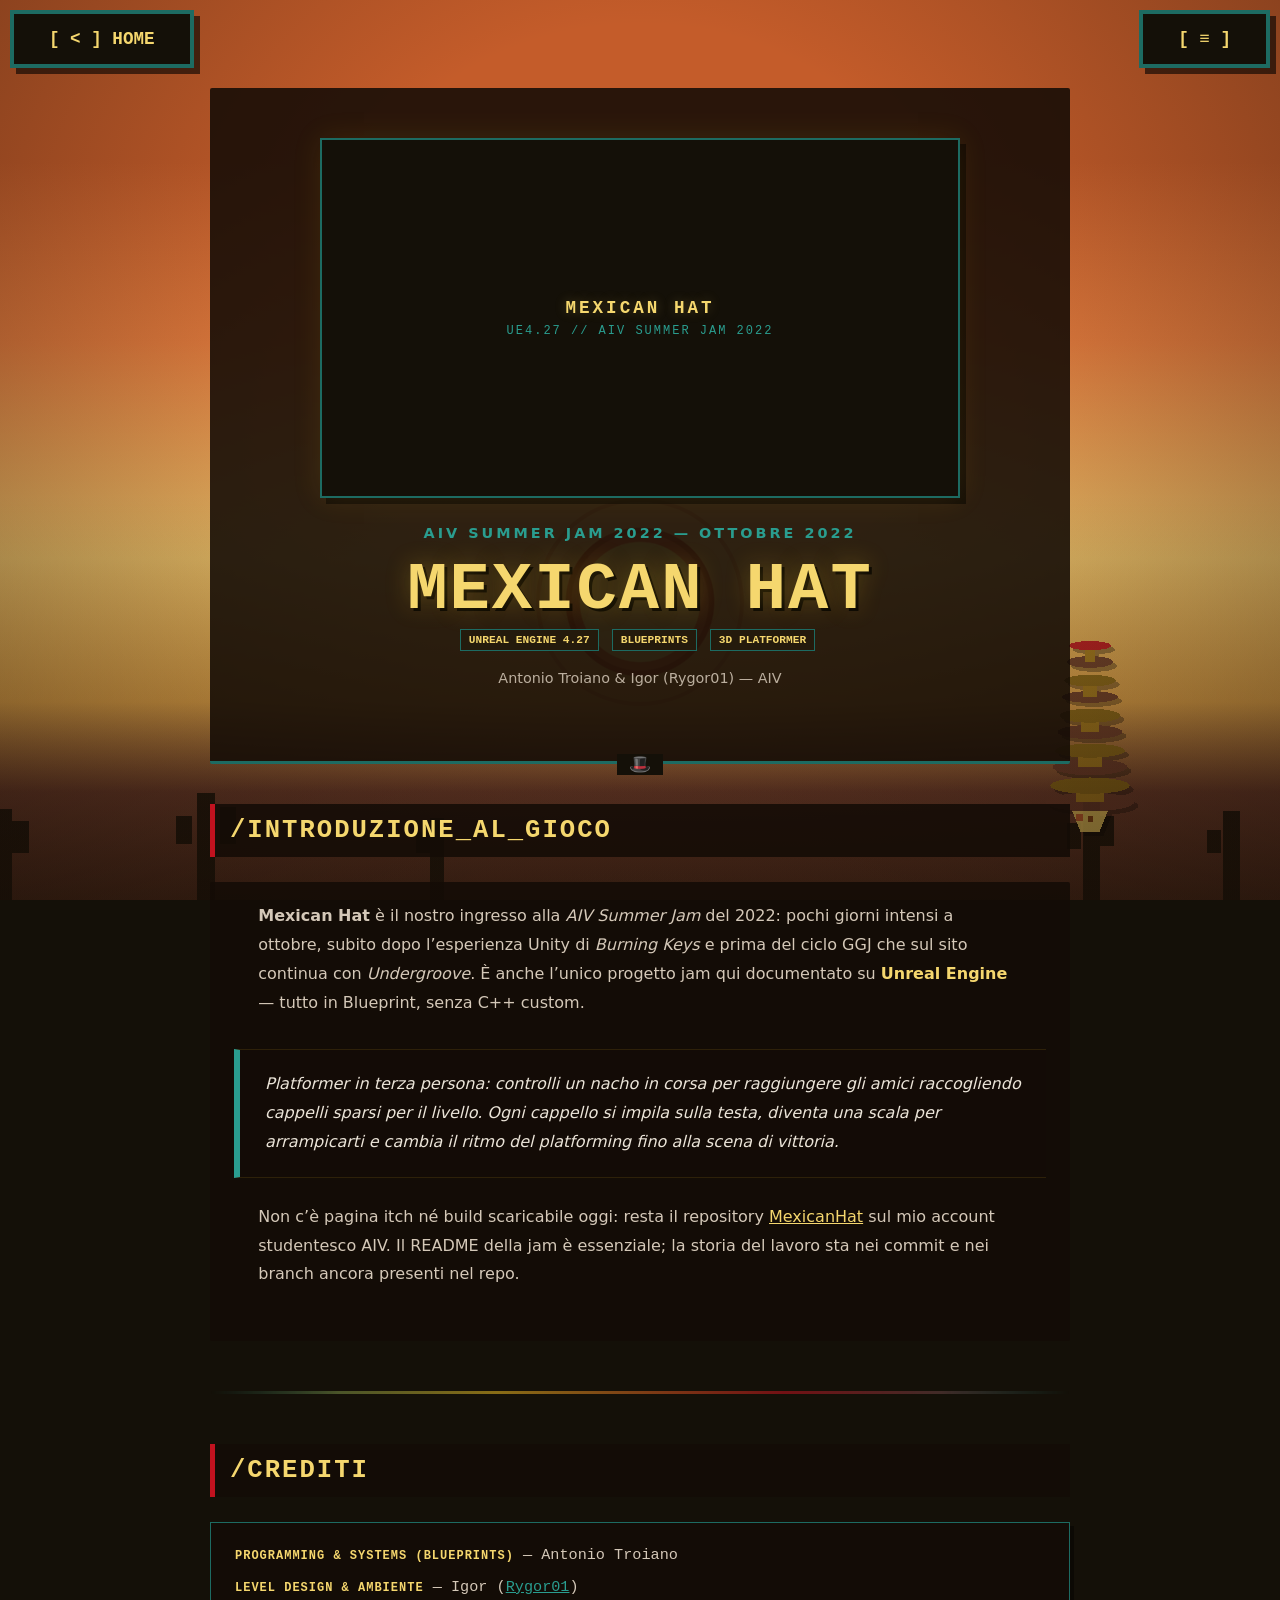
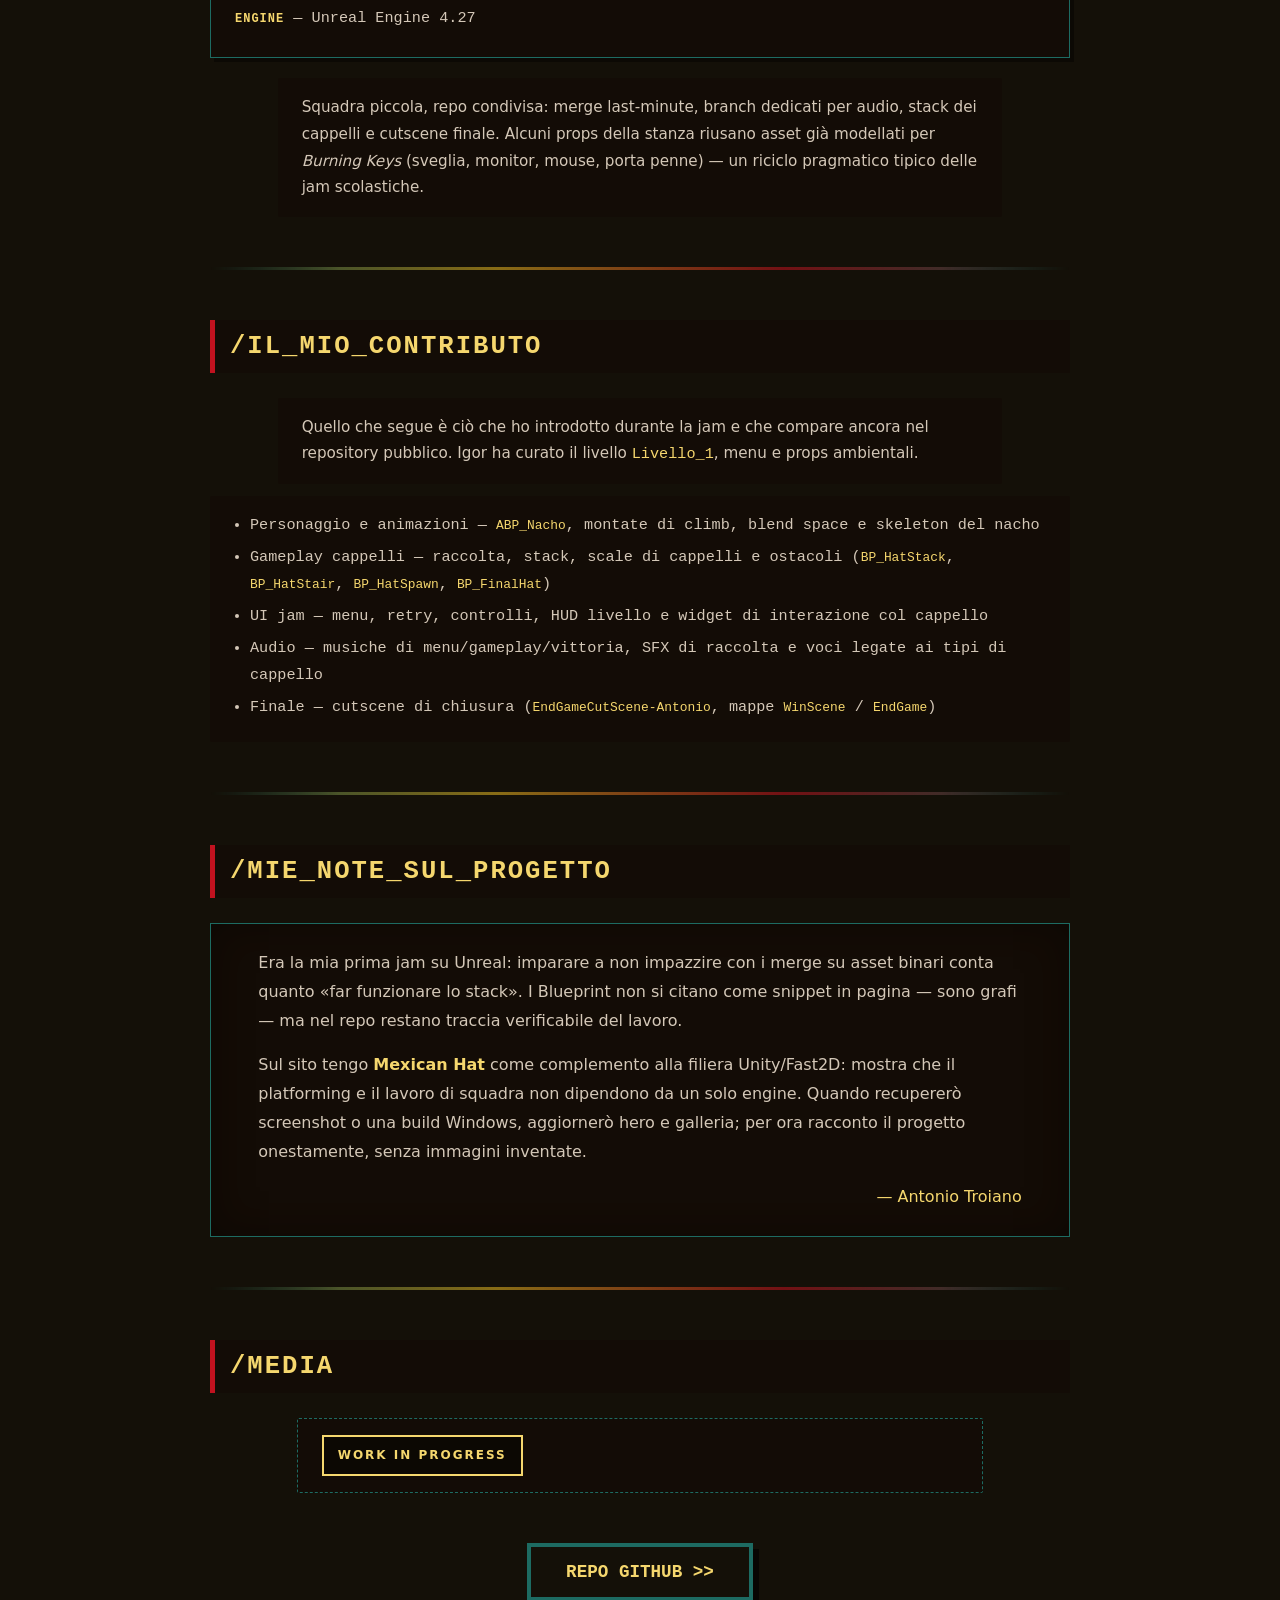
<file: project-mexican-hat.html>
<!DOCTYPE html>
<html lang="it">

<head>
    <meta charset="UTF-8">
    <meta name="viewport" content="width=device-width, initial-scale=1, viewport-fit=cover">
    <title>Mexican Hat | Antonio Troiano</title>
    <link rel="stylesheet" href="style.css">
    <script src="js/page-enter.js"></script>
    <link rel="stylesheet" href="styles/project-page.css">
    <link rel="stylesheet" href="styles/project-mexican-hat.css">
    <link rel="stylesheet" href="styles/mexican-hat-scene.css">
</head>

<body class="about-page mexican-hat-page">

    <div class="desert-bg" aria-hidden="true">
        <div class="desert-sky"></div>
        <div class="desert-sun" aria-hidden="true"></div>
        <svg class="desert-cacti" xmlns="http://www.w3.org/2000/svg" viewBox="0 0 1200 120" preserveAspectRatio="xMidYMax slice" aria-hidden="true">
            <g fill="#1a1208" shape-rendering="crispEdges">
                <rect x="48" y="42" width="14" height="78"/>
                <rect x="34" y="58" width="14" height="22"/>
                <rect x="62" y="52" width="14" height="28"/>
                <rect x="220" y="28" width="16" height="92"/>
                <rect x="202" y="48" width="14" height="24"/>
                <rect x="240" y="40" width="14" height="32"/>
                <rect x="420" y="50" width="12" height="70"/>
                <rect x="408" y="62" width="12" height="18"/>
                <rect x="980" y="36" width="14" height="84"/>
                <rect x="966" y="54" width="12" height="22"/>
                <rect x="994" y="48" width="12" height="26"/>
                <rect x="1100" y="44" width="14" height="76"/>
                <rect x="1086" y="60" width="12" height="20"/>
            </g>
        </svg>
        <svg class="desert-stack" xmlns="http://www.w3.org/2000/svg" viewBox="0 0 120 200" aria-hidden="true">
            <g shape-rendering="crispEdges">
                <polygon points="52,188 68,188 76,168 44,168" fill="#e8c45a"/>
                <rect x="48" y="172" width="6" height="6" fill="#c45c2a"/>
                <rect x="58" y="174" width="5" height="5" fill="#8b4513"/>
                <ellipse cx="60" cy="162" rx="38" ry="8" fill="#6b3a28"/>
                <rect x="48" y="148" width="24" height="14" fill="#a67c1a"/>
                <ellipse cx="60" cy="148" rx="34" ry="7" fill="#8b6914"/>
                <ellipse cx="60" cy="132" rx="32" ry="7" fill="#6b3a28"/>
                <rect x="50" y="118" width="20" height="14" fill="#a67c1a"/>
                <ellipse cx="60" cy="118" rx="30" ry="6" fill="#8b6914"/>
                <ellipse cx="60" cy="102" rx="28" ry="6" fill="#6b3a28"/>
                <rect x="52" y="88" width="16" height="14" fill="#a67c1a"/>
                <ellipse cx="60" cy="88" rx="26" ry="6" fill="#8b6914"/>
                <ellipse cx="60" cy="72" rx="24" ry="5" fill="#6b3a28"/>
                <rect x="54" y="58" width="12" height="14" fill="#a67c1a"/>
                <ellipse cx="60" cy="58" rx="22" ry="5" fill="#8b6914"/>
                <ellipse cx="60" cy="42" rx="20" ry="5" fill="#6b3a28"/>
                <rect x="56" y="28" width="8" height="14" fill="#a67c1a"/>
                <ellipse cx="60" cy="28" rx="18" ry="4" fill="#c1121f"/>
            </g>
        </svg>
        <div class="ember-field"></div>
        <div class="desert-vignette"></div>
    </div>

    <aside class="index-nav" id="page-index-nav" aria-label="Indice della pagina">
        <h3>[ // Indice ]</h3>
    </aside>

    <nav class="top-nav">
        <a href="index.html" class="retro-btn">[ &lt; ] HOME</a>
        <button type="button" class="retro-btn nav-menu-btn" aria-label="Menu" aria-expanded="false" aria-controls="page-index-nav">[ ≡ ]</button>
    </nav>

    <main class="container-about">

        <div class="project-hero">
            <div class="mh-cover" role="img" aria-label="Mexican Hat, UE 4.27, AIV Summer Jam 2022">
                <span class="mh-cover__title">MEXICAN HAT</span>
                <span class="mh-cover__sub">UE4.27 // AIV Summer Jam 2022</span>
            </div>
            <p class="subtitle">AIV Summer Jam 2022 — ottobre 2022</p>
            <h1>Mexican Hat</h1>
            <div class="meta-tags">
                <span class="tag">UNREAL ENGINE 4.27</span>
                <span class="tag">BLUEPRINTS</span>
                <span class="tag">3D PLATFORMER</span>
            </div>
            <p class="byline">Antonio Troiano &amp; Igor (Rygor01) — AIV</p>
        </div>

        <h2 class="section-title">/Introduzione_Al_Gioco</h2>
        <div class="project-description">
            <p>
                <strong>Mexican Hat</strong> è il nostro ingresso alla <em>AIV Summer Jam</em> del 2022: pochi giorni intensi
                a ottobre, subito dopo l’esperienza Unity di <em>Burning Keys</em> e prima del ciclo GGJ che sul sito continua
                con <em>Undergroove</em>. È anche l’unico progetto jam qui documentato su <span class="highlight">Unreal Engine</span>
                — tutto in Blueprint, senza C++ custom.
            </p>
            <div class="highlight-box">
                <p>
                    Platformer in terza persona: controlli un nacho in corsa per raggiungere gli amici raccogliendo
                    cappelli sparsi per il livello. Ogni cappello si impila sulla testa, diventa una scala per arrampicarti
                    e cambia il ritmo del platforming fino alla scena di vittoria.
                </p>
            </div>
            <p>
                Non c’è pagina itch né build scaricabile oggi: resta il repository
                <a href="https://github.com/Rene9267/MexicanHat" target="_blank" rel="noopener noreferrer" style="color: var(--gold-soft);">MexicanHat</a>
                sul mio account studentesco AIV. Il README della jam è essenziale; la storia del lavoro sta nei commit
                e nei branch ancora presenti nel repo.
            </p>
        </div>

        <hr class="section-divider">

        <h2 class="section-title">/Crediti</h2>
        <ul class="credits-list">
            <li><strong>Programming &amp; systems (Blueprints)</strong> — Antonio Troiano</li>
            <li><strong>Level design &amp; ambiente</strong> — Igor (<a href="https://github.com/Rygor01" target="_blank" rel="noopener noreferrer" style="color: var(--teal-glow);">Rygor01</a>)</li>
            <li><strong>Engine</strong> — Unreal Engine 4.27</li>
        </ul>
        <p style="margin-top: 1.25rem; font-size: 0.95rem; line-height: 1.75; color: var(--ink-muted);">
            Squadra piccola, repo condivisa: merge last-minute, branch dedicati per audio, stack dei cappelli e cutscene finale.
            Alcuni props della stanza riusano asset già modellati per <em>Burning Keys</em> (sveglia, monitor, mouse, porta penne)
            — un riciclo pragmatico tipico delle jam scolastiche.
        </p>

        <hr class="section-divider">

        <h2 class="section-title">/Il_Mio_Contributo</h2>
        <p style="font-size: 0.95rem; line-height: 1.75; color: var(--ink-muted); margin-bottom: 0.75rem;">
            Quello che segue è ciò che ho introdotto durante la jam e che compare ancora nel repository pubblico.
            Igor ha curato il livello <code style="color: var(--gold-soft);">Livello_1</code>, menu e props ambientali.
        </p>
        <ul class="contrib-list">
            <li>Personaggio e animazioni — <code>ABP_Nacho</code>, montate di climb, blend space e skeleton del nacho</li>
            <li>Gameplay cappelli — raccolta, stack, scale di cappelli e ostacoli (<code>BP_HatStack</code>, <code>BP_HatStair</code>, <code>BP_HatSpawn</code>, <code>BP_FinalHat</code>)</li>
            <li>UI jam — menu, retry, controlli, HUD livello e widget di interazione col cappello</li>
            <li>Audio — musiche di menu/gameplay/vittoria, SFX di raccolta e voci legate ai tipi di cappello</li>
            <li>Finale — cutscene di chiusura (<code>EndGameCutScene-Antonio</code>, mappe <code>WinScene</code> / <code>EndGame</code>)</li>
        </ul>

        <hr class="section-divider">

        <h2 class="section-title">/Mie_Note_Sul_Progetto</h2>
        <div class="notes-box">
            <p>
                Era la mia prima jam su Unreal: imparare a non impazzire con i merge su asset binari conta quanto
                «far funzionare lo stack». I Blueprint non si citano come snippet in pagina — sono grafi — ma
                nel repo restano traccia verificabile del lavoro.
            </p>
            <p>
                Sul sito tengo <span class="highlight">Mexican Hat</span> come complemento alla filiera Unity/Fast2D:
                mostra che il platforming e il lavoro di squadra non dipendono da un solo engine. Quando recupererò
                screenshot o una build Windows, aggiornerò hero e galleria; per ora racconto il progetto onestamente,
                senza immagini inventate.
            </p>
            <p style="text-align: right; color: var(--gold-soft); margin-bottom: 0;">
                — Antonio Troiano
            </p>
        </div>

        <hr class="section-divider">

        <h2 class="section-title">/Media</h2>
        <p class="media-note"><span class="tag tag--wip">WORK IN PROGRESS</span></p>

        <div class="project-actions">
            <a href="https://github.com/Rene9267/MexicanHat" target="_blank" rel="noopener noreferrer" class="retro-btn">REPO GITHUB &gt;&gt;</a>
        </div>

    </main>

    <script src="js/retro-audio.js"></script>
    <script src="js/pointer-feedback.js"></script>
    <script src="js/section-snap.js"></script>
    <script src="js/certificate-modal.js"></script>
    <script src="js/skill-typewriter.js"></script>
    <script src="js/scene-effects.js"></script>
    <script src="js/section-index.js"></script>
    <script src="script.js"></script>
</body>

</html>
</file>
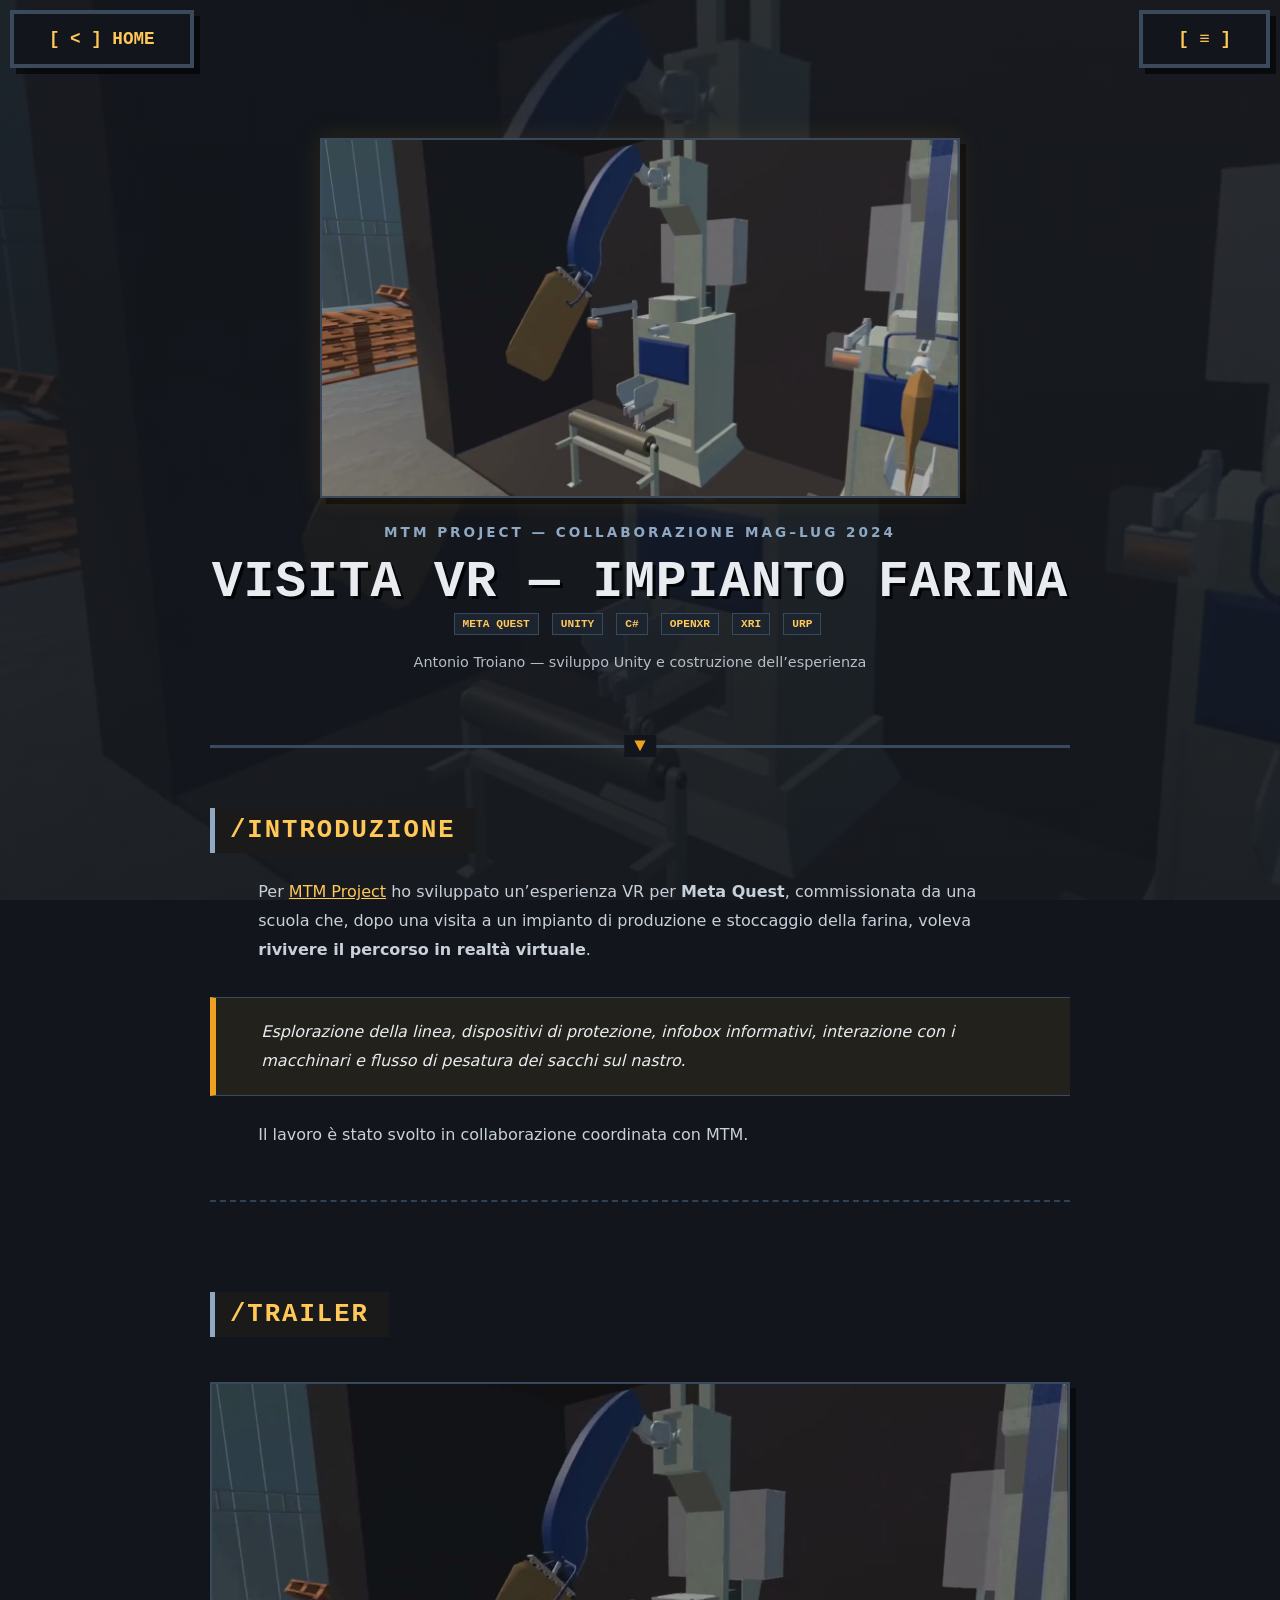
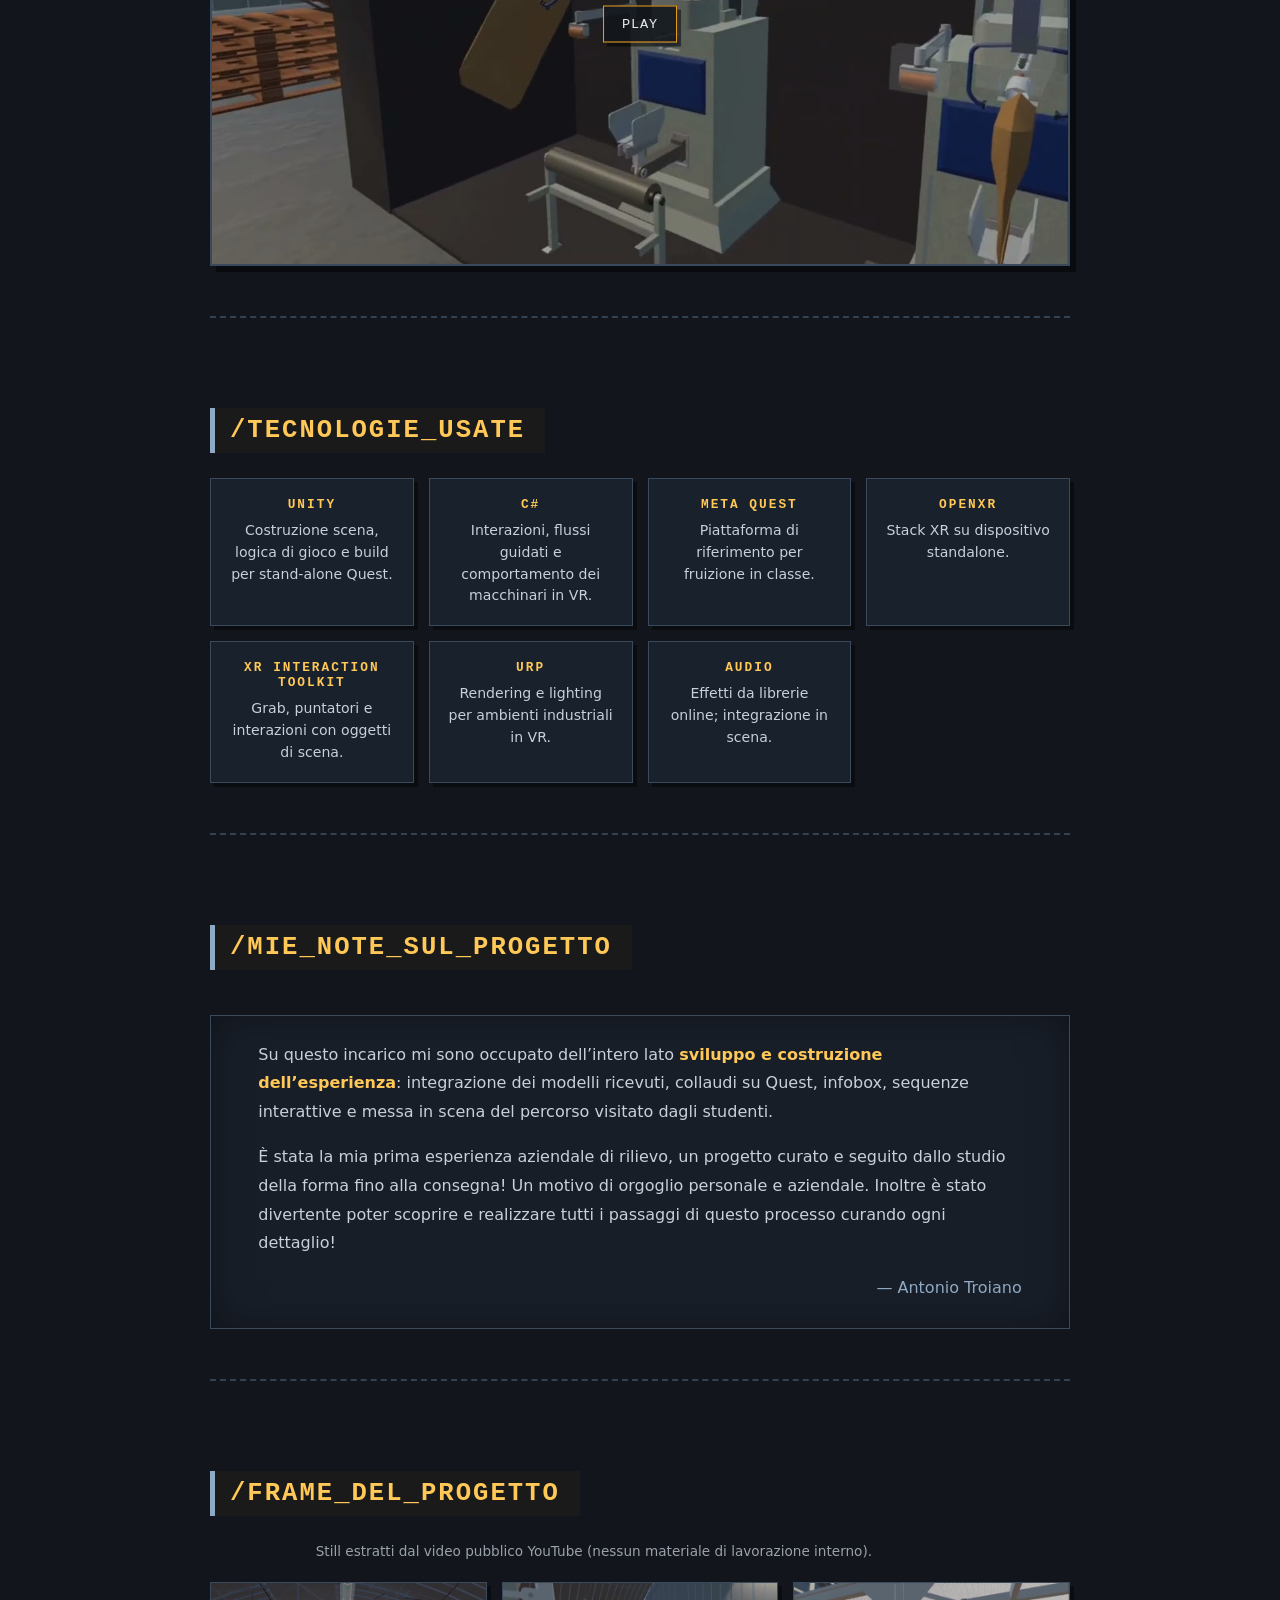
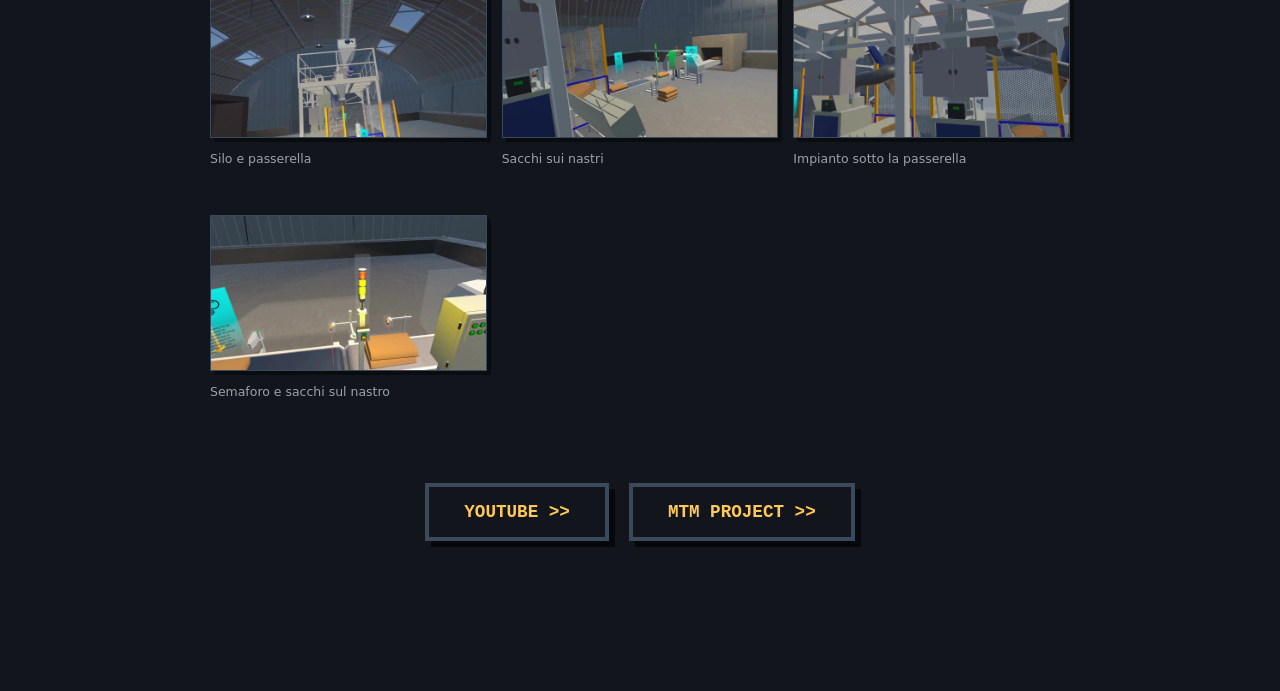
<file: project-mtm.html>
<!DOCTYPE html>
<html lang="it">

<head>
    <meta charset="UTF-8">
    <meta name="viewport" content="width=device-width, initial-scale=1, viewport-fit=cover">
    <meta name="referrer" content="strict-origin-when-cross-origin">
    <title>Visita VR — impianto farina | MTM Project</title>
    <link rel="stylesheet" href="style.css">
    <script src="js/page-enter.js"></script>
    <link rel="stylesheet" href="styles/project-page.css">
    <link rel="stylesheet" href="styles/project-mtm.css">
</head>

<body class="about-page mtm-page">

    <div class="plant-bg" aria-hidden="true"></div>

    <aside class="index-nav" id="page-index-nav" aria-label="Indice della pagina">
        <h3>[ // Indice ]</h3>
    </aside>

    <nav class="top-nav">
        <a href="index.html" class="retro-btn">[ &lt; ] HOME</a>
        <button type="button" class="retro-btn nav-menu-btn" aria-label="Menu" aria-expanded="false" aria-controls="page-index-nav">[ ≡ ]</button>
    </nav>

    <main class="container-about">

        <div class="project-hero">
            <img src="assets/mtm-vr-hero.jpg" alt="Demo VR — linea industriale" class="hero-cover" width="640" height="360">
            <p class="subtitle">MTM Project — Collaborazione mag–lug 2024</p>
            <h1>Visita VR — impianto farina</h1>
            <div class="meta-tags">
                <span class="tag">META QUEST</span>
                <span class="tag">UNITY</span>
                <span class="tag">C#</span>
                <span class="tag">OPENXR</span>
                <span class="tag">XRI</span>
                <span class="tag">URP</span>
            </div>
            <p class="byline">Antonio Troiano — sviluppo Unity e costruzione dell’esperienza</p>
        </div>

        <h2 class="section-title" id="introduzione">/Introduzione</h2>
        <div class="project-description">
            <p>
                Per <a href="https://www.mtmproject.com/" target="_blank" rel="noopener noreferrer" style="color: var(--safety-soft);">MTM Project</a>
                ho sviluppato un’esperienza VR per <strong>Meta Quest</strong>, commissionata da una scuola che, dopo una visita
                a un impianto di produzione e stoccaggio della farina, voleva <strong>rivivere il percorso in realtà virtuale</strong>.
            </p>
            <div class="highlight-box">
                <p>
                    Esplorazione della linea, dispositivi di protezione, infobox informativi, interazione con i macchinari
                    e flusso di pesatura dei sacchi sul nastro.
                </p>
            </div>
            <p>
                Il lavoro è stato svolto in collaborazione coordinata con MTM.
            </p>
        </div>

        <hr class="section-divider">

        <h2 class="section-title" id="trailer">/Trailer</h2>
        <div class="video-embed"
            data-youtube-id="XpfIY52K1dQ"
            data-poster="assets/mtm-vr-hero.jpg"
            data-title="Demo VR — visita impianto (MTM Project)"></div>

        <hr class="section-divider">

        <h2 class="section-title" id="tecnologie">/Tecnologie_Usate</h2>
        <div class="tech-grid">
            <div class="tech-card">
                <h3>Unity</h3>
                <p>Costruzione scena, logica di gioco e build per stand-alone Quest.</p>
            </div>
            <div class="tech-card">
                <h3>C#</h3>
                <p>Interazioni, flussi guidati e comportamento dei macchinari in VR.</p>
            </div>
            <div class="tech-card">
                <h3>Meta Quest</h3>
                <p>Piattaforma di riferimento per fruizione in classe.</p>
            </div>
            <div class="tech-card">
                <h3>OpenXR</h3>
                <p>Stack XR su dispositivo standalone.</p>
            </div>
            <div class="tech-card">
                <h3>XR Interaction Toolkit</h3>
                <p>Grab, puntatori e interazioni con oggetti di scena.</p>
            </div>
            <div class="tech-card">
                <h3>URP</h3>
                <p>Rendering e lighting per ambienti industriali in VR.</p>
            </div>
            <div class="tech-card">
                <h3>Audio</h3>
                <p>Effetti da librerie online; integrazione in scena.</p>
            </div>
        </div>

        <hr class="section-divider">

        <h2 class="section-title" id="note">/Mie_Note_Sul_Progetto</h2>
        <div class="notes-box">
            <p>
                Su questo incarico mi sono occupato dell’intero lato <span class="highlight">sviluppo e costruzione
                dell’esperienza</span>: integrazione dei modelli ricevuti, collaudi su Quest, infobox, sequenze
                interattive e messa in scena del percorso visitato dagli studenti.
            </p>
            <p>
                È stata la mia prima esperienza aziendale di rilievo, un progetto curato e seguito dallo studio della
                forma fino alla consegna! Un motivo di orgoglio personale e aziendale. Inoltre è stato divertente
                poter scoprire e realizzare tutti i passaggi di questo processo curando ogni dettaglio!
            </p>
            <p style="text-align: right; color: var(--steel); margin-bottom: 0;">
                — Antonio Troiano
            </p>
        </div>

        <hr class="section-divider">

        <h2 class="section-title" id="screenshot">/Frame_Del_Progetto</h2>
        <p style="font-size: 0.85rem; opacity: 0.75; margin-bottom: 1rem;">
            Still estratti dal video pubblico YouTube (nessun materiale di lavorazione interno).
        </p>
        <div class="screenshot-grid">
            <div>
                <img src="assets/mtm-vr-still-1.jpg" alt="Silo e passerella nel capannone VR" class="screenshot-img">
                <p class="screenshot-caption">Silo e passerella</p>
            </div>
            <div>
                <img src="assets/mtm-vr-still-2.jpg" alt="Nastri con sacchi di farina e protezioni" class="screenshot-img">
                <p class="screenshot-caption">Sacchi sui nastri</p>
            </div>
            <div>
                <img src="assets/mtm-vr-still-3.jpg" alt="Condotti e quadri sotto la passerella" class="screenshot-img">
                <p class="screenshot-caption">Impianto sotto la passerella</p>
            </div>
            <div>
                <img src="assets/mtm-vr-still-4.jpg" alt="Semaforo di linea e sacchi sul nastro" class="screenshot-img">
                <p class="screenshot-caption">Semaforo e sacchi sul nastro</p>
            </div>
        </div>

        <div class="project-actions">
            <a href="https://www.youtube.com/watch?v=XpfIY52K1dQ" target="_blank" rel="noopener noreferrer" class="retro-btn">YOUTUBE &gt;&gt;</a>
            <a href="https://www.mtmproject.com/" target="_blank" rel="noopener noreferrer" class="retro-btn">MTM PROJECT &gt;&gt;</a>
        </div>

    </main>

    <script src="js/retro-audio.js"></script>
    <script src="js/pointer-feedback.js"></script>
    <script src="js/section-snap.js"></script>
    <script src="js/certificate-modal.js"></script>
    <script src="js/skill-typewriter.js"></script>
    <script src="js/scene-effects.js"></script>
    <script src="js/section-index.js"></script>
    <script src="script.js"></script>
</body>

</html>
</file>
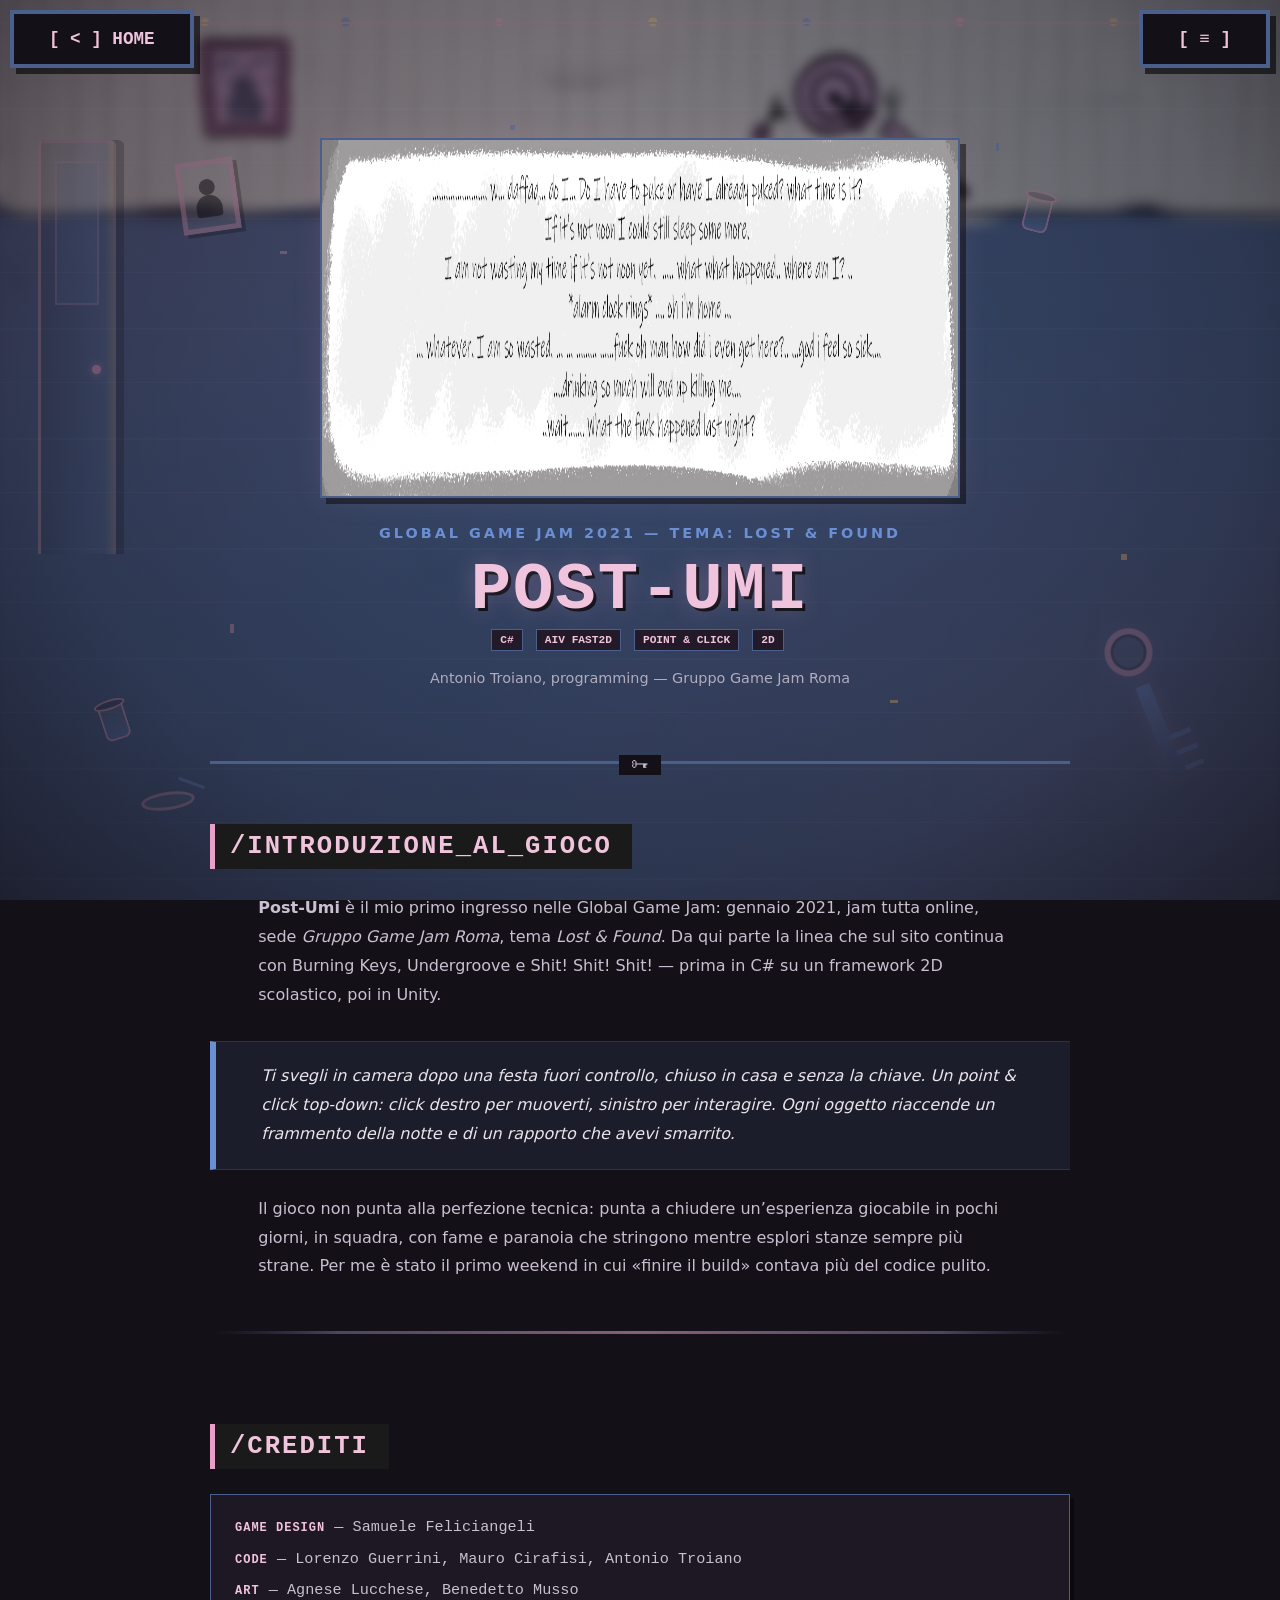
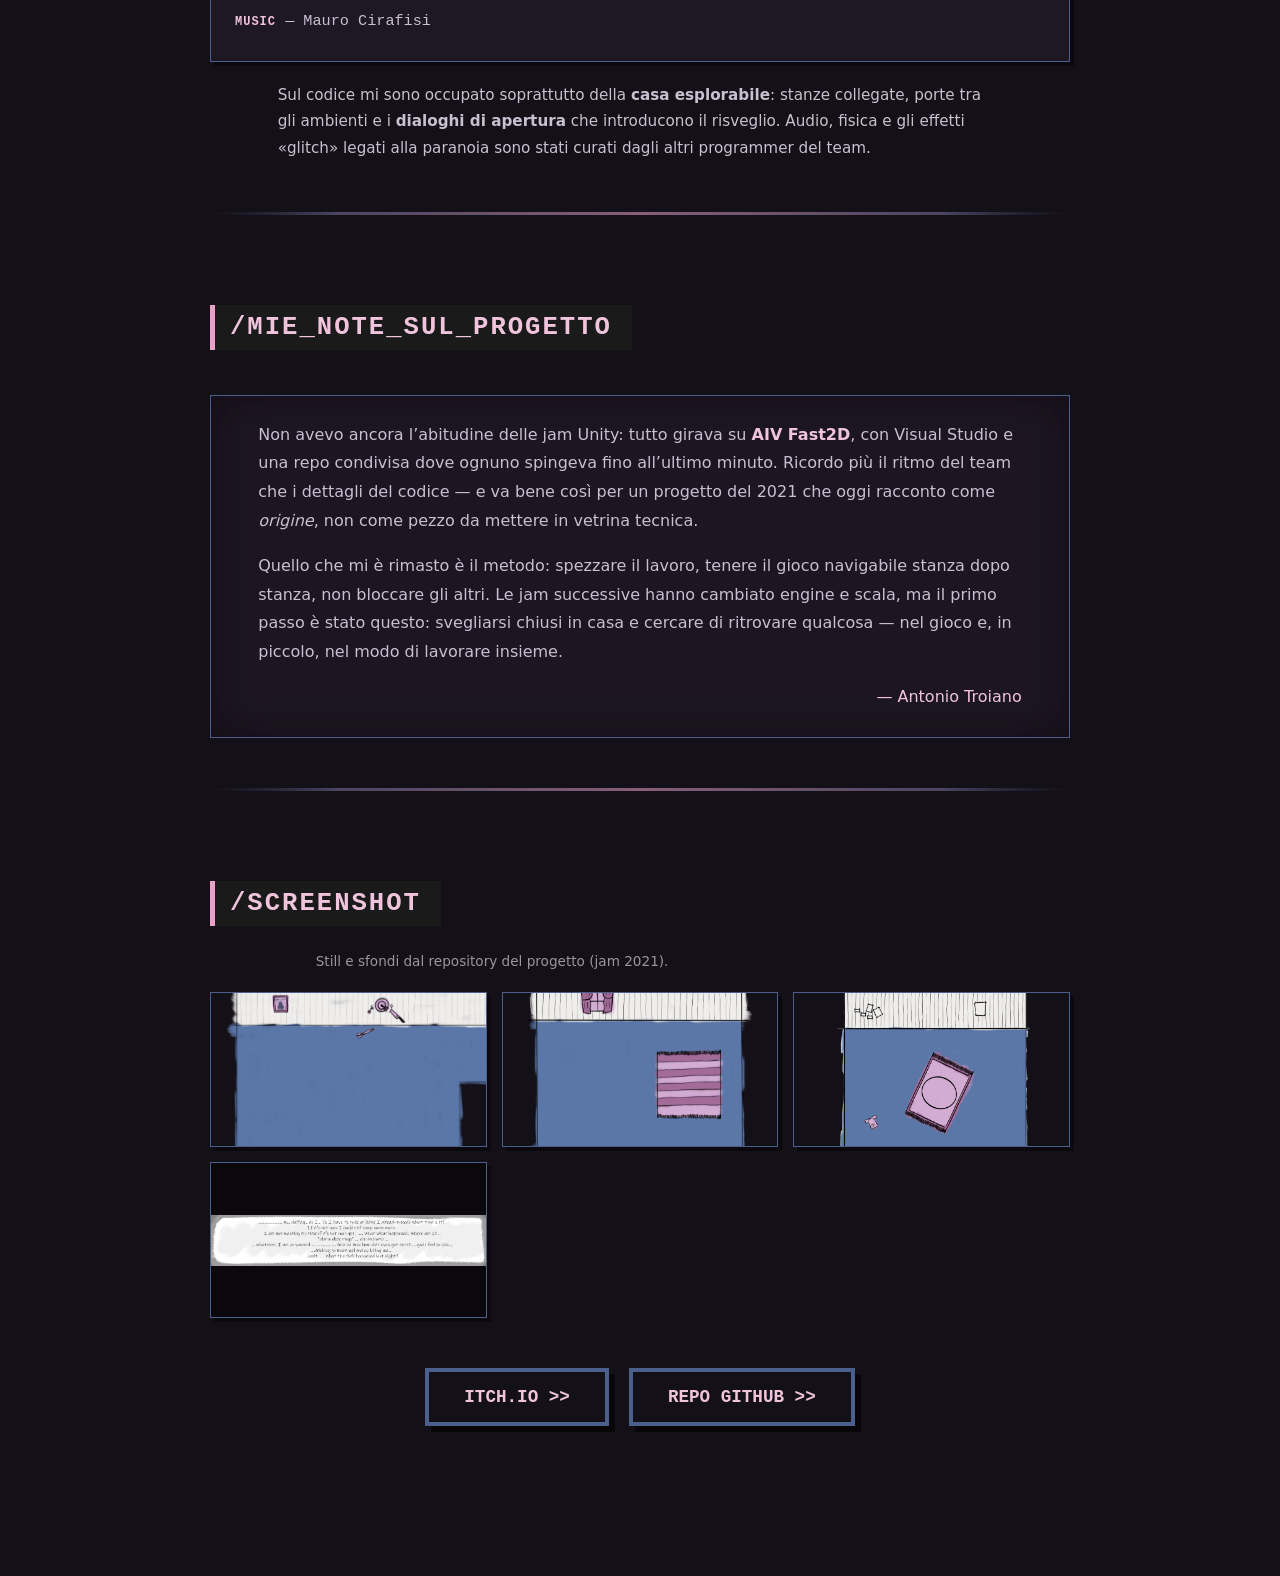
<file: project-post-umi.html>
<!DOCTYPE html>
<html lang="it">

<head>
    <meta charset="UTF-8">
    <meta name="viewport" content="width=device-width, initial-scale=1, viewport-fit=cover">
    <title>Post-Umi | Antonio Troiano</title>
    <link rel="stylesheet" href="style.css">
    <script src="js/page-enter.js"></script>
    <link rel="stylesheet" href="styles/project-page.css">
    <link rel="stylesheet" href="styles/project-post-umi.css">
</head>

<body class="about-page post-umi-page">

    <div class="party-scene" aria-hidden="true">
        <div class="party-bg"></div>
        <div class="party-haze"></div>
        <div class="party-lights"></div>
        <div class="party-door"></div>
        <div class="party-frame"></div>
        <div class="party-cup party-cup--left"></div>
        <div class="party-cup party-cup--right"></div>
        <div class="party-plate"></div>
        <div class="party-confetti"></div>
        <div class="party-glitch"></div>
        <div class="ember-field" data-motion="fall"></div>
        <div class="party-key">
            <span class="party-key__tooth party-key__tooth--1"></span>
            <span class="party-key__tooth party-key__tooth--2"></span>
            <span class="party-key__tooth party-key__tooth--3"></span>
        </div>
        <div class="party-vignette"></div>
    </div>

    <aside class="index-nav" id="page-index-nav" aria-label="Indice della pagina">
        <h3>[ // Indice ]</h3>
    </aside>

    <nav class="top-nav">
        <a href="index.html" class="retro-btn">[ &lt; ] HOME</a>
        <button type="button" class="retro-btn nav-menu-btn" aria-label="Menu" aria-expanded="false" aria-controls="page-index-nav">[ ≡ ]</button>
    </nav>

    <main class="container-about">

        <div class="project-hero">
            <img src="assets/post-umi-start.jpg" alt="Post-Umi — monologo di apertura dopo la festa" class="hero-cover" width="640" height="360">
            <p class="subtitle">Global Game Jam 2021 — Tema: Lost &amp; Found</p>
            <h1>Post-Umi</h1>
            <div class="meta-tags">
                <span class="tag">C#</span>
                <span class="tag">AIV FAST2D</span>
                <span class="tag">POINT &amp; CLICK</span>
                <span class="tag">2D</span>
            </div>
            <p class="byline">Antonio Troiano, programming — Gruppo Game Jam Roma</p>
        </div>

        <h2 class="section-title">/Introduzione_Al_Gioco</h2>
        <div class="project-description">
            <p>
                <strong>Post-Umi</strong> è il mio primo ingresso nelle Global Game Jam: gennaio 2021, jam tutta online,
                sede <em>Gruppo Game Jam Roma</em>, tema <em>Lost &amp; Found</em>. Da qui parte la linea che sul sito
                continua con Burning Keys, Undergroove e Shit! Shit! Shit! — prima in C# su un framework 2D scolastico,
                poi in Unity.
            </p>
            <div class="highlight-box">
                <p>
                    Ti svegli in camera dopo una festa fuori controllo, chiuso in casa e senza la chiave.
                    Un point &amp; click top-down: click destro per muoverti, sinistro per interagire.
                    Ogni oggetto riaccende un frammento della notte e di un rapporto che avevi smarrito.
                </p>
            </div>
            <p>
                Il gioco non punta alla perfezione tecnica: punta a chiudere un’esperienza giocabile in pochi giorni,
                in squadra, con fame e paranoia che stringono mentre esplori stanze sempre più strane.
                Per me è stato il primo weekend in cui «finire il build» contava più del codice pulito.
            </p>
        </div>

        <hr class="section-divider">

        <h2 class="section-title">/Crediti</h2>
        <ul class="credits-list">
            <li><strong>Game design</strong> — Samuele Feliciangeli</li>
            <li><strong>Code</strong> — Lorenzo Guerrini, Mauro Cirafisi, Antonio Troiano</li>
            <li><strong>Art</strong> — Agnese Lucchese, Benedetto Musso</li>
            <li><strong>Music</strong> — Mauro Cirafisi</li>
        </ul>
        <p style="margin-top: 1.25rem; font-size: 0.95rem; line-height: 1.75; color: var(--ink-muted);">
            Sul codice mi sono occupato soprattutto della <strong>casa esplorabile</strong>: stanze collegate,
            porte tra gli ambienti e i <strong>dialoghi di apertura</strong> che introducono il risveglio.
            Audio, fisica e gli effetti «glitch» legati alla paranoia sono stati curati dagli altri programmer del team.
        </p>

        <hr class="section-divider">

        <h2 class="section-title">/Mie_Note_Sul_Progetto</h2>
        <div class="notes-box">
            <p>
                Non avevo ancora l’abitudine delle jam Unity: tutto girava su <span class="highlight">AIV Fast2D</span>,
                con Visual Studio e una repo condivisa dove ognuno spingeva fino all’ultimo minuto.
                Ricordo più il ritmo del team che i dettagli del codice — e va bene così per un progetto del 2021
                che oggi racconto come <em>origine</em>, non come pezzo da mettere in vetrina tecnica.
            </p>
            <p>
                Quello che mi è rimasto è il metodo: spezzare il lavoro, tenere il gioco navigabile stanza dopo stanza,
                non bloccare gli altri. Le jam successive hanno cambiato engine e scala, ma il primo passo è stato questo:
                svegliarsi chiusi in casa e cercare di ritrovare qualcosa — nel gioco e, in piccolo, nel modo di lavorare insieme.
            </p>
            <p style="text-align: right; color: var(--blush-soft); margin-bottom: 0;">
                — Antonio Troiano
            </p>
        </div>

        <hr class="section-divider">

        <h2 class="section-title">/Screenshot</h2>
        <p style="font-size: 0.85rem; opacity: 0.75; margin-bottom: 1rem;">
            Still e sfondi dal repository del progetto (jam 2021).
        </p>
        <div class="screenshot-grid">
            <img src="assets/post-umi-lounge.png" alt="Salone — vista top-down" class="screenshot-img">
            <img src="assets/post-umi-kitchen.png" alt="Cucina" class="screenshot-img">
            <img src="assets/post-umi-card.png" alt="Camera del protagonista" class="screenshot-img">
            <img src="assets/post-umi-start.jpg" alt="Testo di apertura" class="screenshot-img screenshot-img--contain">
        </div>

        <div class="project-actions">
            <a href="https://doctorwho406.itch.io/post-umi" target="_blank" rel="noopener noreferrer" class="retro-btn">ITCH.IO &gt;&gt;</a>
            <a href="https://github.com/DoctorWho406/PostUmi" target="_blank" rel="noopener noreferrer" class="retro-btn">REPO GITHUB &gt;&gt;</a>
        </div>

    </main>

    <script src="js/retro-audio.js"></script>
    <script src="js/pointer-feedback.js"></script>
    <script src="js/section-snap.js"></script>
    <script src="js/certificate-modal.js"></script>
    <script src="js/skill-typewriter.js"></script>
    <script src="js/scene-effects.js"></script>
    <script src="js/section-index.js"></script>
    <script src="script.js"></script>
</body>

</html>
</file>
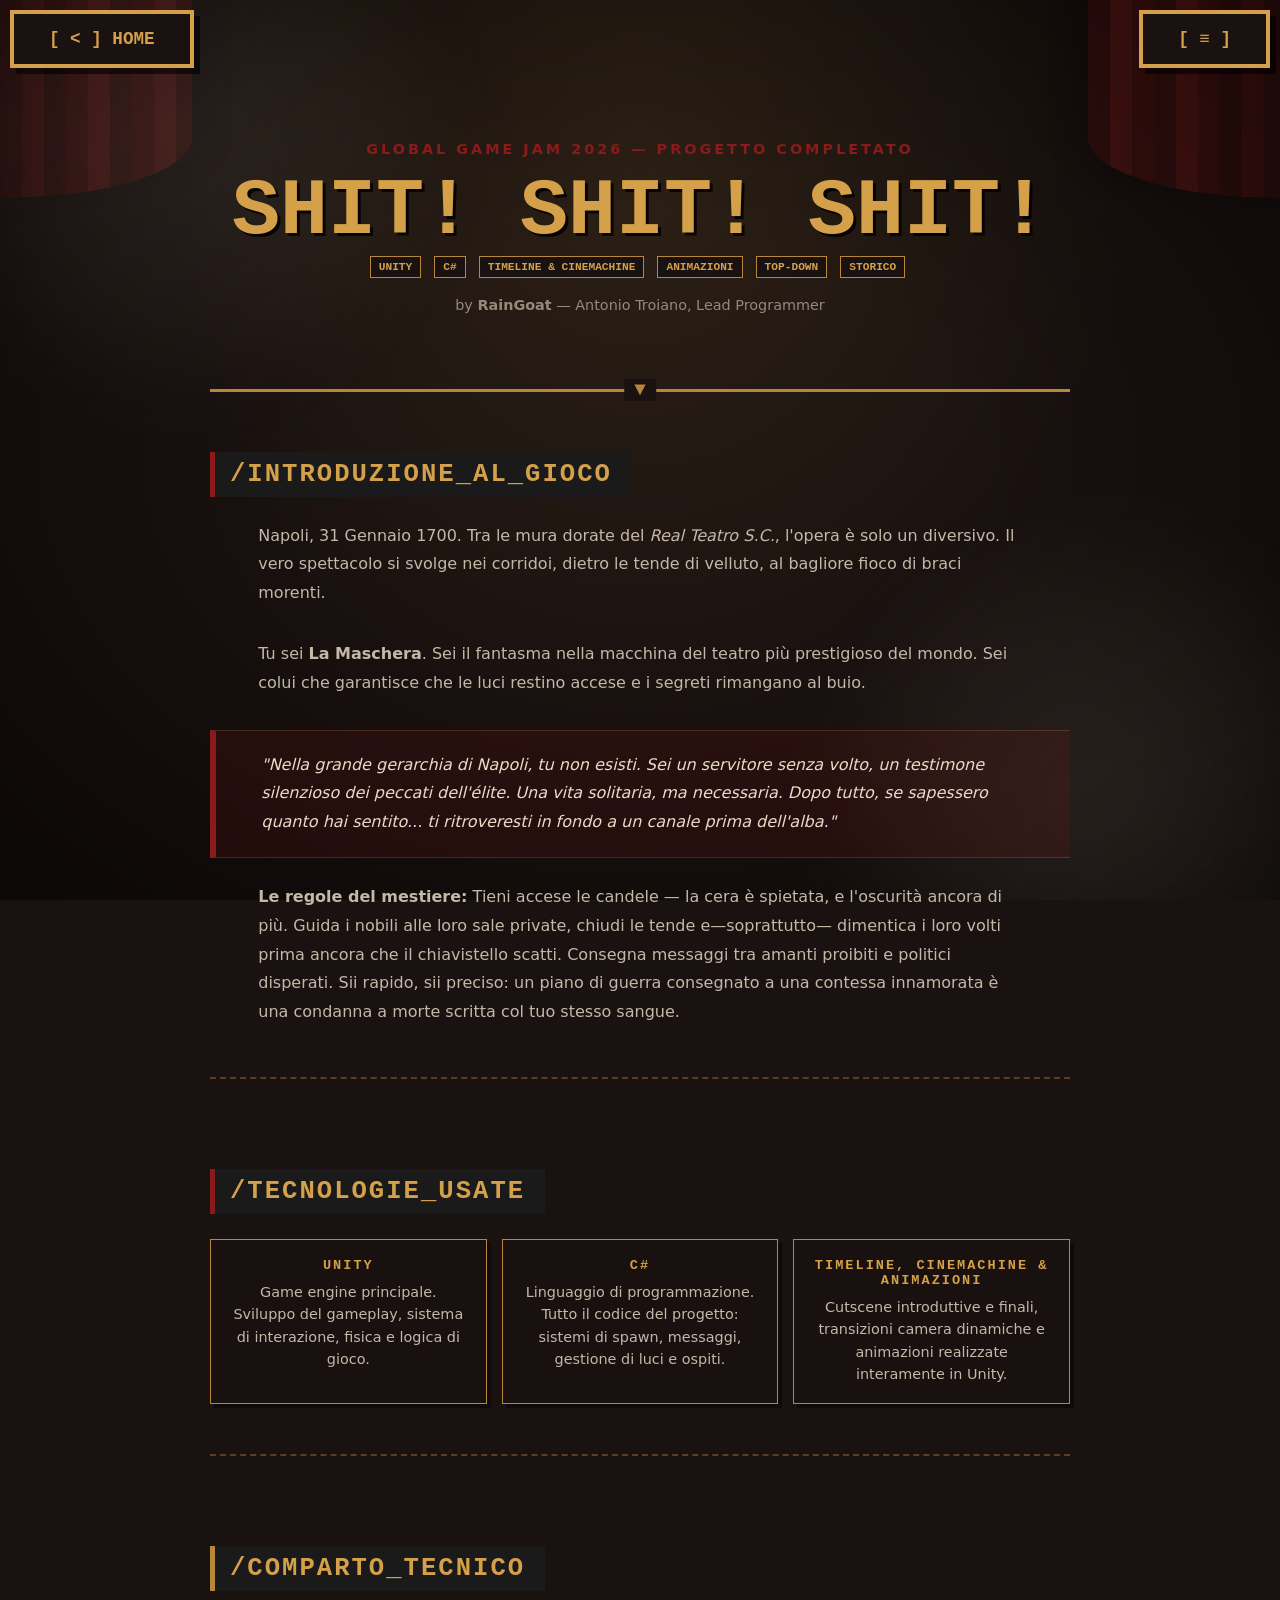
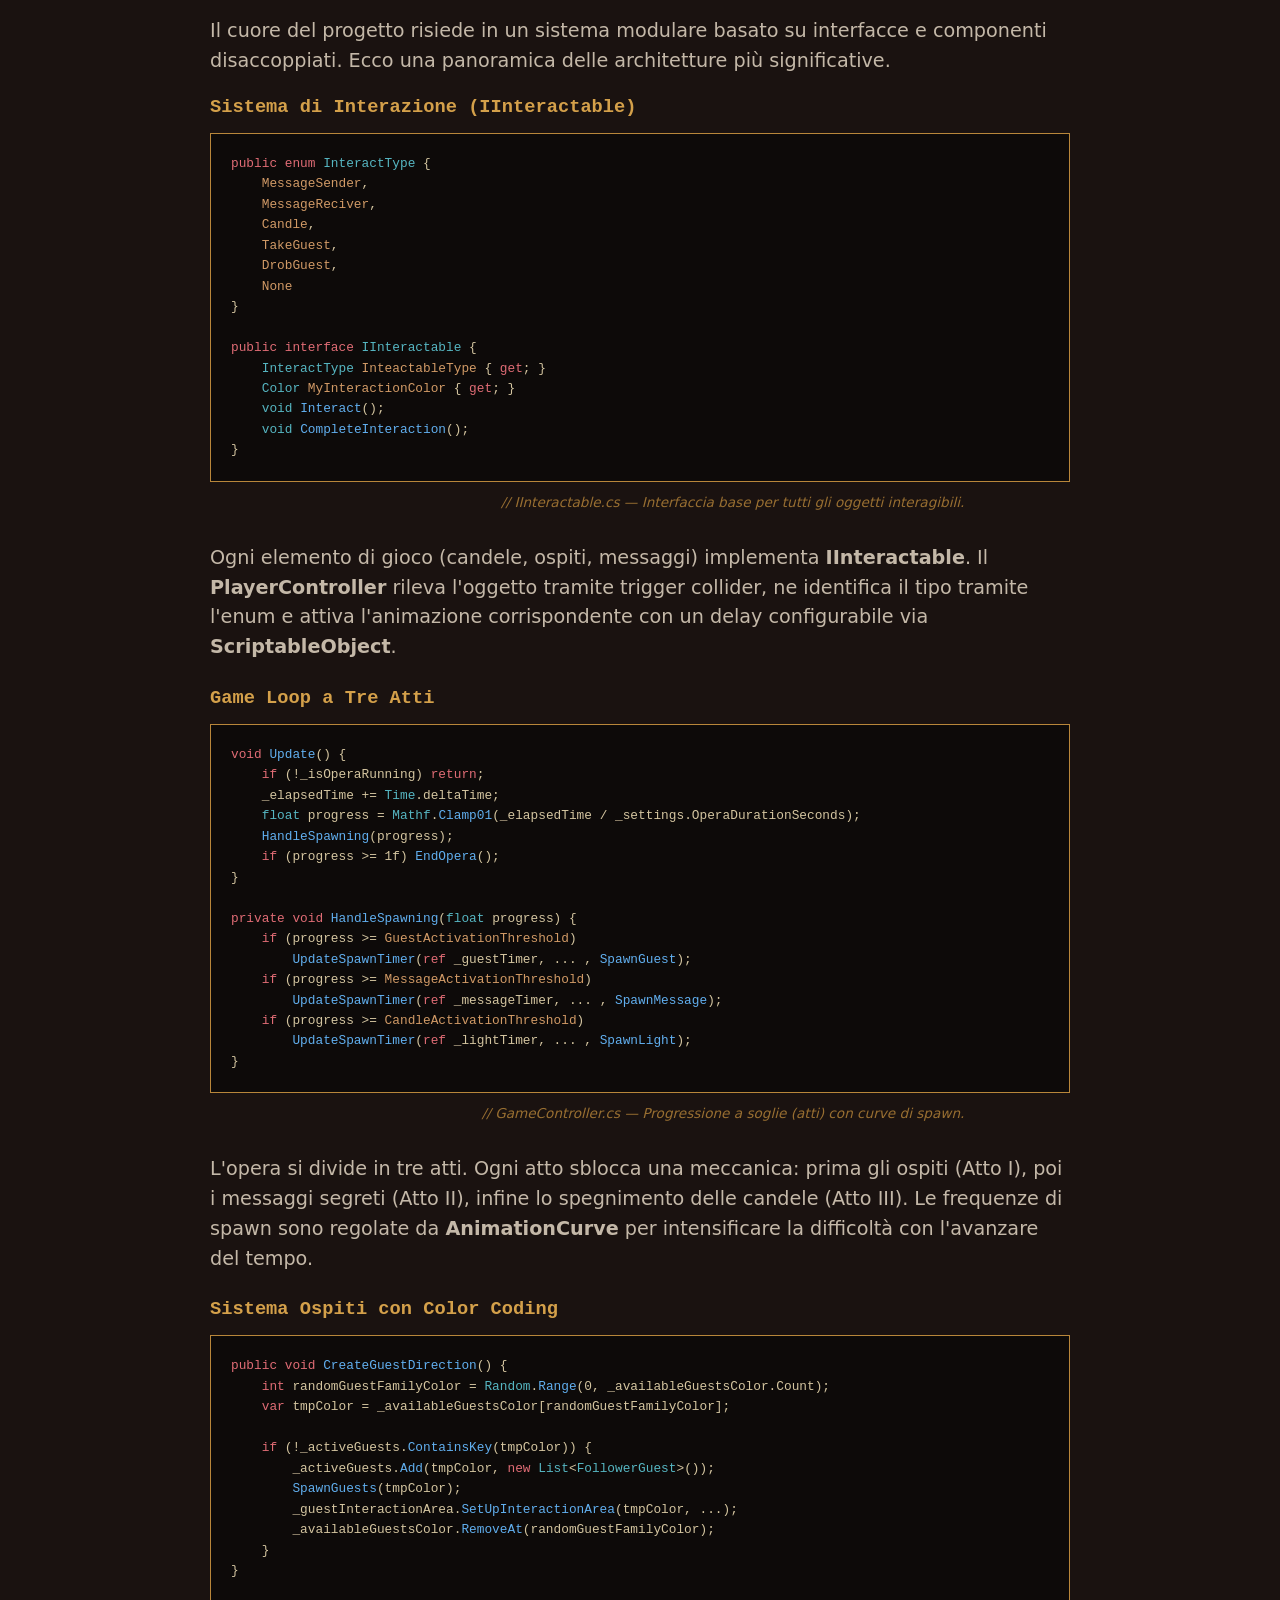
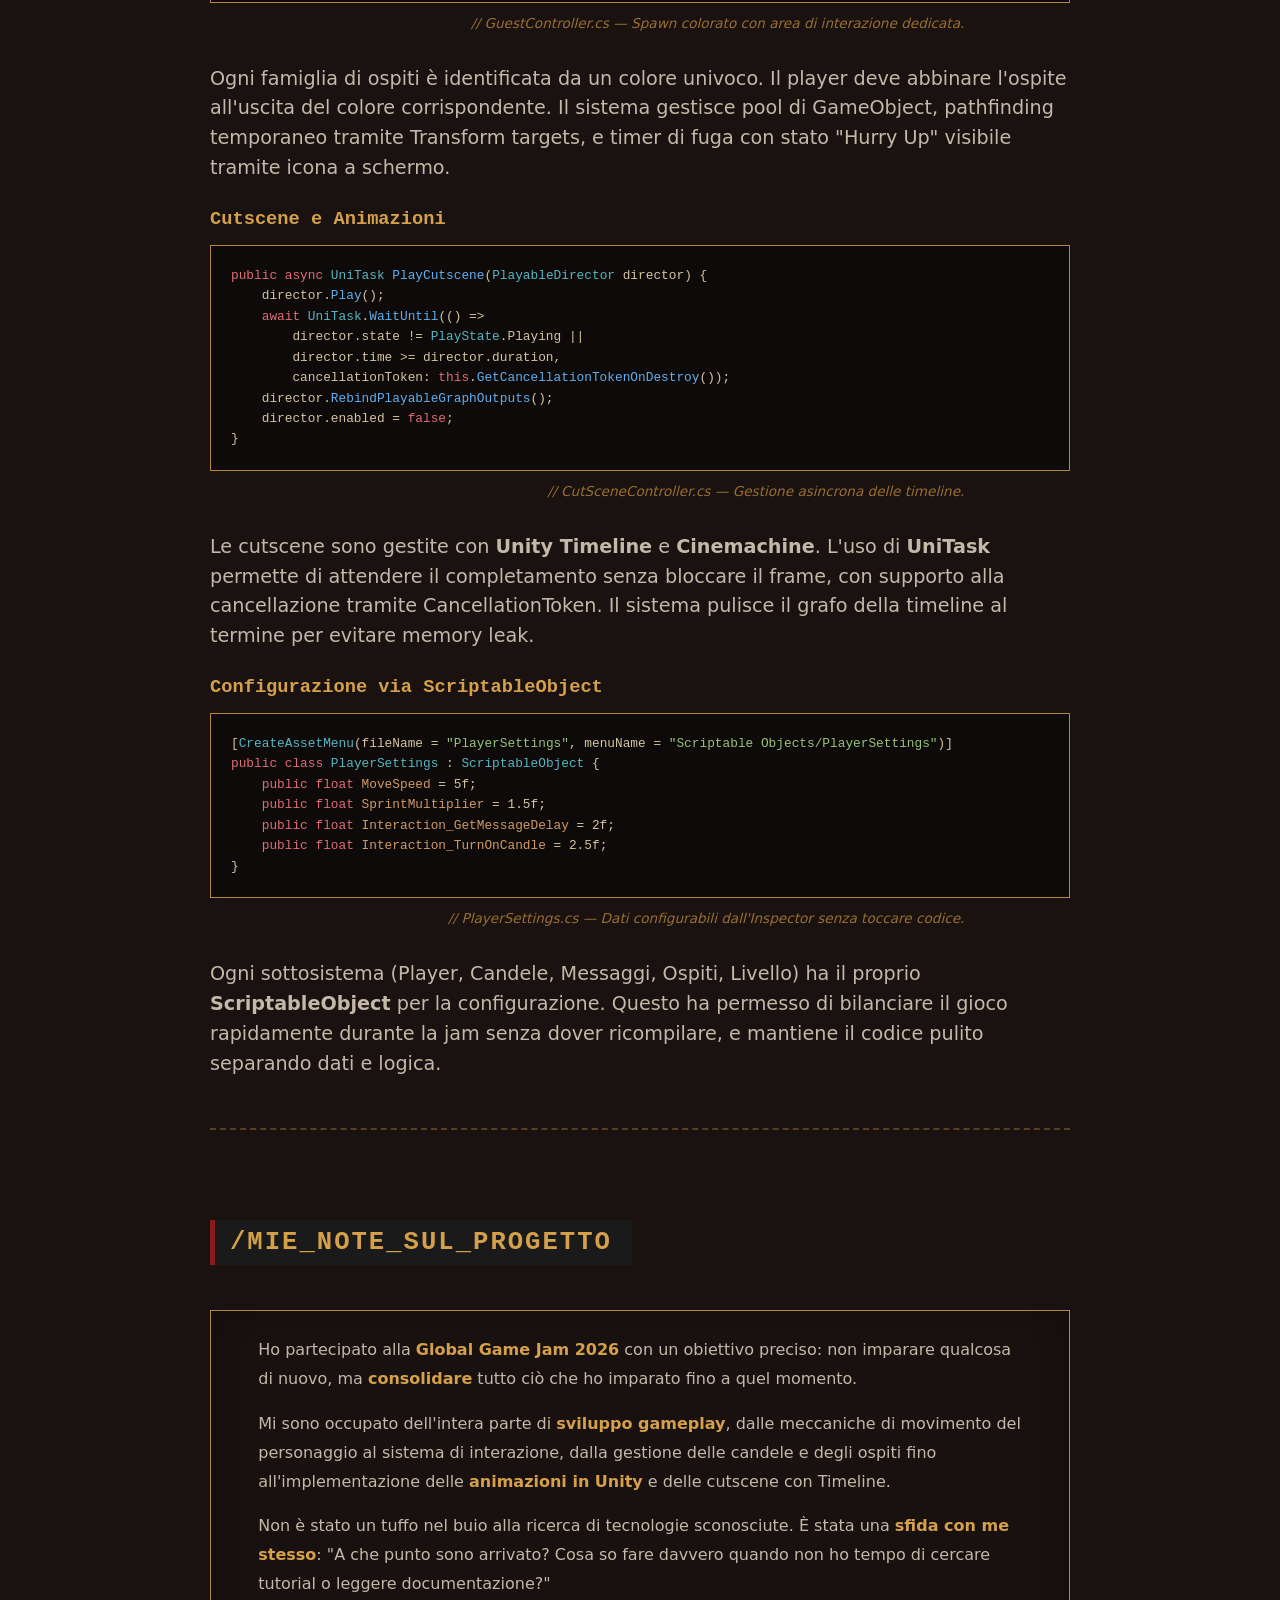
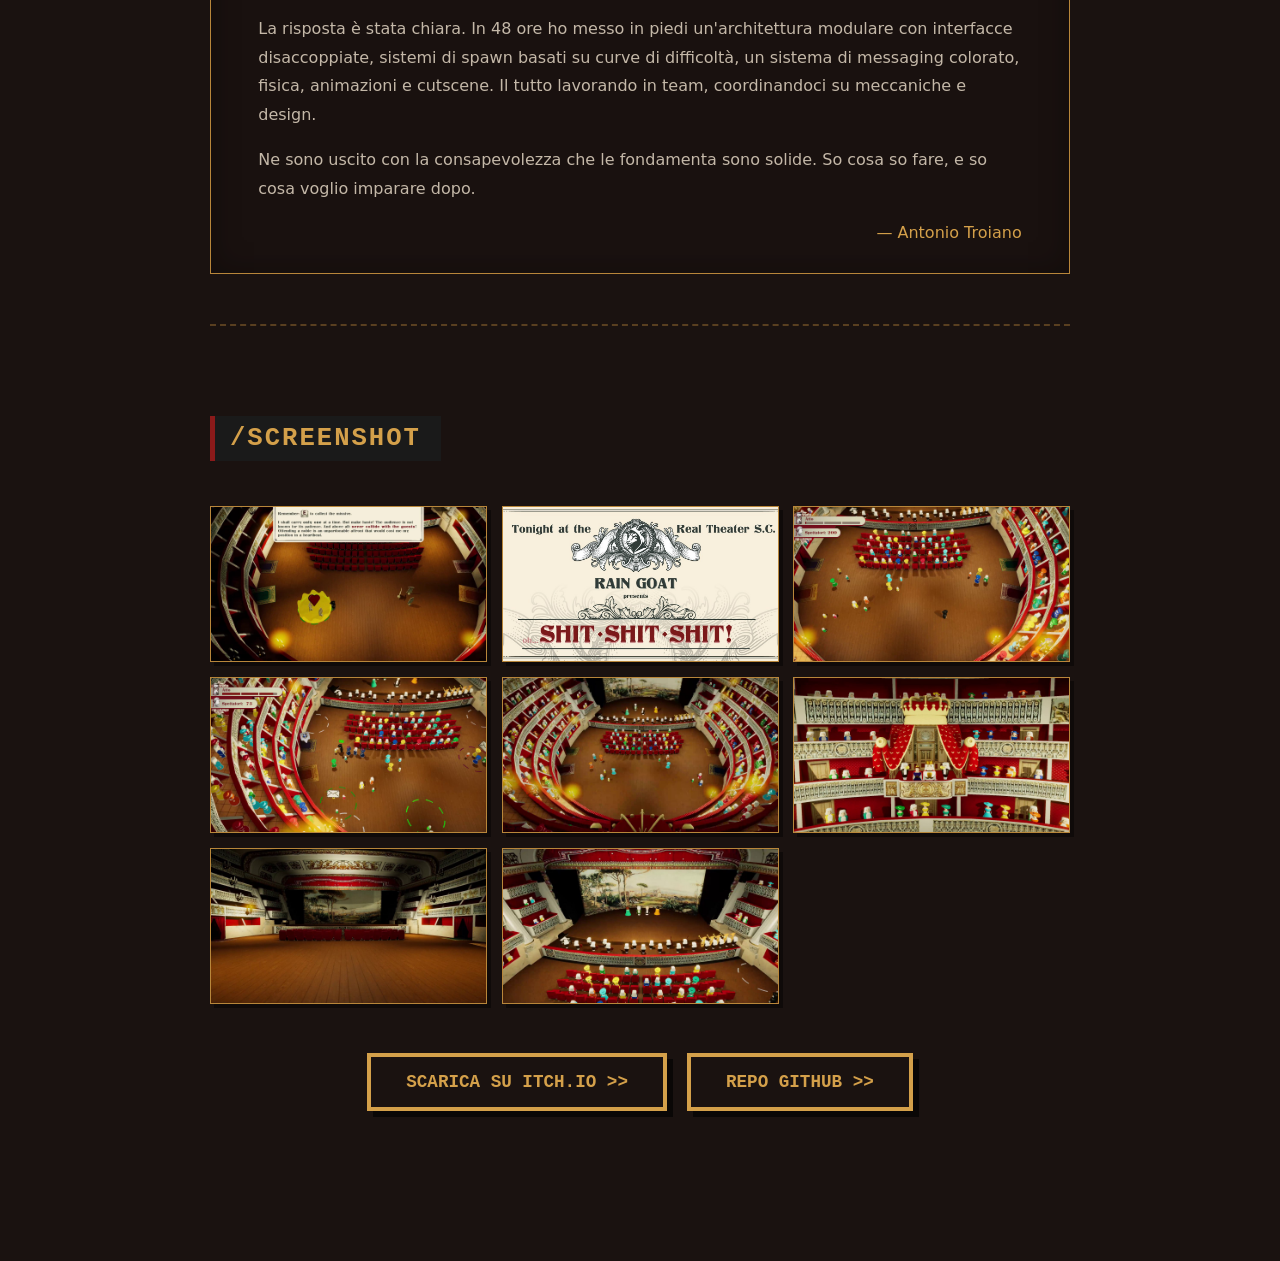
<file: project-shit-shit-shit.html>
<!DOCTYPE html>
<html lang="it">

<head>
    <meta charset="UTF-8">
    <meta name="viewport" content="width=device-width, initial-scale=1, viewport-fit=cover">
    <title>Shit! Shit! Shit! | RainGoat</title>
    <link rel="stylesheet" href="style.css">
    <script src="js/page-enter.js"></script>
    <link rel="stylesheet" href="styles/project-page.css">
    <link rel="stylesheet" href="styles/project-shit-shit-shit.css">
</head>

<body class="about-page">

    <div class="theater-bg" aria-hidden="true">
        <div class="theater-vignette"></div>
        <div class="theater-curtain theater-curtain--left"></div>
        <div class="theater-curtain theater-curtain--right"></div>
        <div class="theater-smoke theater-smoke--1"></div>
        <div class="theater-smoke theater-smoke--2"></div>
        <div class="ember-field"></div>
    </div>

    <aside class="index-nav" id="page-index-nav" aria-label="Indice della pagina">
        <h3>[ // Indice ]</h3>
    </aside>

    <nav class="top-nav">
        <a href="index.html" class="retro-btn">[ < ] HOME</a>
        <button type="button" class="retro-btn nav-menu-btn" aria-label="Menu" aria-expanded="false" aria-controls="page-index-nav">[ ≡ ]</button>
    </nav>

    <main class="container-about">

        <!-- HERO -->
        <div class="project-hero">
            <p class="subtitle">Global Game Jam 2026 — Progetto Completato</p>
            <h1>Shit! Shit! Shit!</h1>
            <div class="meta-tags">
                <span class="tag">UNITY</span>
                <span class="tag">C#</span>
                <span class="tag">TIMELINE & CINEMACHINE</span>
                <span class="tag">ANIMAZIONI</span>
                <span class="tag">TOP-DOWN</span>
                <span class="tag">STORICO</span>
            </div>
            <p class="byline">by <strong>RainGoat</strong> — Antonio Troiano, Lead Programmer</p>
        </div>

        <!-- 1. INTRODUZIONE AL GIOCO -->
        <h2 class="section-title">/Introduzione_Al_Gioco</h2>
        <div class="project-description">
            <p>
                Napoli, 31 Gennaio 1700. Tra le mura dorate del <em>Real Teatro S.C.</em>, l'opera è solo un diversivo.
                Il vero spettacolo si svolge nei corridoi, dietro le tende di velluto, al bagliore fioco di braci morenti.
            </p>
            <p>
                Tu sei <strong>La Maschera</strong>. Sei il fantasma nella macchina del teatro più prestigioso del mondo. 
                Sei colui che garantisce che le luci restino accese e i segreti rimangano al buio.
            </p>
            <div class="highlight-box">
                <p>
                    "Nella grande gerarchia di Napoli, tu non esisti. Sei un servitore senza volto, 
                    un testimone silenzioso dei peccati dell'élite. Una vita solitaria, ma necessaria. 
                    Dopo tutto, se sapessero quanto hai sentito... ti ritroveresti in fondo a un canale prima dell'alba."
                </p>
            </div>
            <p>
                <strong>Le regole del mestiere:</strong> Tieni accese le candele &mdash; la cera è spietata, 
                e l'oscurità ancora di più. Guida i nobili alle loro sale private, chiudi le tende e—soprattutto— 
                dimentica i loro volti prima ancora che il chiavistello scatti. 
                Consegna messaggi tra amanti proibiti e politici disperati. Sii rapido, sii preciso: 
                un piano di guerra consegnato a una contessa innamorata è una condanna a morte scritta col tuo stesso sangue.
            </p>
        </div>

        <hr class="section-divider">

        <!-- 2. TECNOLOGIE USATE -->
        <h2 class="section-title">/Tecnologie_Usate</h2>
        <div class="tech-grid">
            <div class="tech-card">
                <h3>Unity</h3>
                <p>Game engine principale. Sviluppo del gameplay, sistema di interazione, fisica e logica di gioco.</p>
            </div>
            <div class="tech-card">
                <h3>C#</h3>
                <p>Linguaggio di programmazione. Tutto il codice del progetto: sistemi di spawn, messaggi, gestione di luci e ospiti.</p>
            </div>
            <div class="tech-card">
                <h3>Timeline, Cinemachine & Animazioni</h3>
                <p>Cutscene introduttive e finali, transizioni camera dinamiche e animazioni realizzate interamente in Unity.</p>
            </div>
        </div>

        <hr class="section-divider">

        <!-- 3. COMPARTO TECNICO -->
        <h2 class="section-title-code">/Comparto_Tecnico</h2>

        <p style="margin-bottom:20px; color:var(--smoke-gray);">
            Il cuore del progetto risiede in un sistema modulare basato su interfacce e componenti disaccoppiati. 
            Ecco una panoramica delle architetture più significative.
        </p>

        <h3 style="color:var(--candle-gold); margin-bottom:10px;">Sistema di Interazione (IInteractable)</h3>
        <div class="code-block">
            <span class="keyword">public enum</span> <span class="type">InteractType</span> {<br>
            &nbsp;&nbsp;&nbsp;&nbsp;<span class="property">MessageSender</span>,<br>
            &nbsp;&nbsp;&nbsp;&nbsp;<span class="property">MessageReciver</span>,<br>
            &nbsp;&nbsp;&nbsp;&nbsp;<span class="property">Candle</span>,<br>
            &nbsp;&nbsp;&nbsp;&nbsp;<span class="property">TakeGuest</span>,<br>
            &nbsp;&nbsp;&nbsp;&nbsp;<span class="property">DrobGuest</span>,<br>
            &nbsp;&nbsp;&nbsp;&nbsp;<span class="property">None</span><br>
            }<br><br>
            <span class="keyword">public interface</span> <span class="type">IInteractable</span> {<br>
            &nbsp;&nbsp;&nbsp;&nbsp;<span class="type">InteractType</span> <span class="property">InteactableType</span> { <span class="keyword">get</span>; }<br>
            &nbsp;&nbsp;&nbsp;&nbsp;<span class="type">Color</span> <span class="property">MyInteractionColor</span> { <span class="keyword">get</span>; }<br>
            &nbsp;&nbsp;&nbsp;&nbsp;<span class="type">void</span> <span class="method">Interact</span>();<br>
            &nbsp;&nbsp;&nbsp;&nbsp;<span class="type">void</span> <span class="method">CompleteInteraction</span>();<br>
            }
        </div>
        <p class="code-caption">// IInteractable.cs — Interfaccia base per tutti gli oggetti interagibili.</p>
        <p style="color:var(--smoke-gray); margin-bottom:25px;">
            Ogni elemento di gioco (candele, ospiti, messaggi) implementa <strong>IInteractable</strong>. 
            Il <strong>PlayerController</strong> rileva l'oggetto tramite trigger collider, 
            ne identifica il tipo tramite l'enum e attiva l'animazione corrispondente con un delay configurabile 
            via <strong>ScriptableObject</strong>.
        </p>

        <h3 style="color:var(--candle-gold); margin-bottom:10px;">Game Loop a Tre Atti</h3>
        <div class="code-block">
            <span class="keyword">void</span> <span class="method">Update</span>() {<br>
            &nbsp;&nbsp;&nbsp;&nbsp;<span class="keyword">if</span> (!_isOperaRunning) <span class="keyword">return</span>;<br>
            &nbsp;&nbsp;&nbsp;&nbsp;_elapsedTime += <span class="type">Time</span>.deltaTime;<br>
            &nbsp;&nbsp;&nbsp;&nbsp;<span class="type">float</span> progress = <span class="type">Mathf</span>.<span class="method">Clamp01</span>(_elapsedTime / _settings.OperaDurationSeconds);<br>
            &nbsp;&nbsp;&nbsp;&nbsp;<span class="method">HandleSpawning</span>(progress);<br>
            &nbsp;&nbsp;&nbsp;&nbsp;<span class="keyword">if</span> (progress &gt;= 1f) <span class="method">EndOpera</span>();<br>
            }<br><br>
            <span class="keyword">private void</span> <span class="method">HandleSpawning</span>(<span class="type">float</span> progress) {<br>
            &nbsp;&nbsp;&nbsp;&nbsp;<span class="keyword">if</span> (progress &gt;= <span class="property">GuestActivationThreshold</span>)<br>
            &nbsp;&nbsp;&nbsp;&nbsp;&nbsp;&nbsp;&nbsp;&nbsp;<span class="method">UpdateSpawnTimer</span>(<span class="keyword">ref</span> _guestTimer, ... , <span class="method">SpawnGuest</span>);<br>
            &nbsp;&nbsp;&nbsp;&nbsp;<span class="keyword">if</span> (progress &gt;= <span class="property">MessageActivationThreshold</span>)<br>
            &nbsp;&nbsp;&nbsp;&nbsp;&nbsp;&nbsp;&nbsp;&nbsp;<span class="method">UpdateSpawnTimer</span>(<span class="keyword">ref</span> _messageTimer, ... , <span class="method">SpawnMessage</span>);<br>
            &nbsp;&nbsp;&nbsp;&nbsp;<span class="keyword">if</span> (progress &gt;= <span class="property">CandleActivationThreshold</span>)<br>
            &nbsp;&nbsp;&nbsp;&nbsp;&nbsp;&nbsp;&nbsp;&nbsp;<span class="method">UpdateSpawnTimer</span>(<span class="keyword">ref</span> _lightTimer, ... , <span class="method">SpawnLight</span>);<br>
            }
        </div>
        <p class="code-caption">// GameController.cs — Progressione a soglie (atti) con curve di spawn.</p>
        <p style="color:var(--smoke-gray); margin-bottom:25px;">
            L'opera si divide in tre atti. Ogni atto sblocca una meccanica: prima gli ospiti (Atto I), 
            poi i messaggi segreti (Atto II), infine lo spegnimento delle candele (Atto III). 
            Le frequenze di spawn sono regolate da <strong>AnimationCurve</strong> per intensificare 
            la difficoltà con l'avanzare del tempo.
        </p>

        <h3 style="color:var(--candle-gold); margin-bottom:10px;">Sistema Ospiti con Color Coding</h3>
        <div class="code-block">
            <span class="keyword">public void</span> <span class="method">CreateGuestDirection</span>() {<br>
            &nbsp;&nbsp;&nbsp;&nbsp;<span class="keyword">int</span> randomGuestFamilyColor = <span class="type">Random</span>.<span class="method">Range</span>(0, _availableGuestsColor.Count);<br>
            &nbsp;&nbsp;&nbsp;&nbsp;<span class="keyword">var</span> tmpColor = _availableGuestsColor[randomGuestFamilyColor];<br><br>
            &nbsp;&nbsp;&nbsp;&nbsp;<span class="keyword">if</span> (!_activeGuests.<span class="method">ContainsKey</span>(tmpColor)) {<br>
            &nbsp;&nbsp;&nbsp;&nbsp;&nbsp;&nbsp;&nbsp;&nbsp;_activeGuests.<span class="method">Add</span>(tmpColor, <span class="keyword">new</span> <span class="type">List</span>&lt;<span class="type">FollowerGuest</span>&gt;());<br>
            &nbsp;&nbsp;&nbsp;&nbsp;&nbsp;&nbsp;&nbsp;&nbsp;<span class="method">SpawnGuests</span>(tmpColor);<br>
            &nbsp;&nbsp;&nbsp;&nbsp;&nbsp;&nbsp;&nbsp;&nbsp;_guestInteractionArea.<span class="method">SetUpInteractionArea</span>(tmpColor, ...);<br>
            &nbsp;&nbsp;&nbsp;&nbsp;&nbsp;&nbsp;&nbsp;&nbsp;_availableGuestsColor.<span class="method">RemoveAt</span>(randomGuestFamilyColor);<br>
            &nbsp;&nbsp;&nbsp;&nbsp;}<br>
            }
        </div>
        <p class="code-caption">// GuestController.cs — Spawn colorato con area di interazione dedicata.</p>
        <p style="color:var(--smoke-gray); margin-bottom:25px;">
            Ogni famiglia di ospiti è identificata da un colore univoco. Il player deve abbinare 
            l'ospite all'uscita del colore corrispondente. Il sistema gestisce pool di GameObject, 
            pathfinding temporaneo tramite Transform targets, e timer di fuga con stato "Hurry Up" 
            visibile tramite icona a schermo.
        </p>

        <h3 style="color:var(--candle-gold); margin-bottom:10px;">Cutscene e Animazioni</h3>
        <div class="code-block">
            <span class="keyword">public async</span> <span class="type">UniTask</span> <span class="method">PlayCutscene</span>(<span class="type">PlayableDirector</span> director) {<br>
            &nbsp;&nbsp;&nbsp;&nbsp;director.<span class="method">Play</span>();<br>
            &nbsp;&nbsp;&nbsp;&nbsp;<span class="keyword">await</span> <span class="type">UniTask</span>.<span class="method">WaitUntil</span>(() =&gt; <br>
            &nbsp;&nbsp;&nbsp;&nbsp;&nbsp;&nbsp;&nbsp;&nbsp;director.state != <span class="type">PlayState</span>.Playing ||<br>
            &nbsp;&nbsp;&nbsp;&nbsp;&nbsp;&nbsp;&nbsp;&nbsp;director.time &gt;= director.duration,<br>
            &nbsp;&nbsp;&nbsp;&nbsp;&nbsp;&nbsp;&nbsp;&nbsp;cancellationToken: <span class="keyword">this</span>.<span class="method">GetCancellationTokenOnDestroy</span>());<br>
            &nbsp;&nbsp;&nbsp;&nbsp;director.<span class="method">RebindPlayableGraphOutputs</span>();<br>
            &nbsp;&nbsp;&nbsp;&nbsp;director.enabled = <span class="keyword">false</span>;<br>
            }
        </div>
        <p class="code-caption">// CutSceneController.cs — Gestione asincrona delle timeline.</p>
        <p style="color:var(--smoke-gray); margin-bottom:25px;">
            Le cutscene sono gestite con <strong>Unity Timeline</strong> e <strong>Cinemachine</strong>. 
            L'uso di <strong>UniTask</strong> permette di attendere il completamento senza bloccare 
            il frame, con supporto alla cancellazione tramite CancellationToken. 
            Il sistema pulisce il grafo della timeline al termine per evitare memory leak.
        </p>

        <h3 style="color:var(--candle-gold); margin-bottom:10px;">Configurazione via ScriptableObject</h3>
        <div class="code-block">
            [<span class="type">CreateAssetMenu</span>(fileName = <span class="string">"PlayerSettings"</span>, menuName = <span class="string">"Scriptable Objects/PlayerSettings"</span>)]<br>
            <span class="keyword">public class</span> <span class="type">PlayerSettings</span> : <span class="type">ScriptableObject</span> {<br>
            &nbsp;&nbsp;&nbsp;&nbsp;<span class="keyword">public float</span> <span class="property">MoveSpeed</span> = 5f;<br>
            &nbsp;&nbsp;&nbsp;&nbsp;<span class="keyword">public float</span> <span class="property">SprintMultiplier</span> = 1.5f;<br>
            &nbsp;&nbsp;&nbsp;&nbsp;<span class="keyword">public float</span> <span class="property">Interaction_GetMessageDelay</span> = 2f;<br>
            &nbsp;&nbsp;&nbsp;&nbsp;<span class="keyword">public float</span> <span class="property">Interaction_TurnOnCandle</span> = 2.5f;<br>
            }
        </div>
        <p class="code-caption">// PlayerSettings.cs — Dati configurabili dall'Inspector senza toccare codice.</p>
        <p style="color:var(--smoke-gray); margin-bottom:25px;">
            Ogni sottosistema (Player, Candele, Messaggi, Ospiti, Livello) ha il proprio 
            <strong>ScriptableObject</strong> per la configurazione. Questo ha permesso 
            di bilanciare il gioco rapidamente durante la jam senza dover ricompilare, 
            e mantiene il codice pulito separando dati e logica.
        </p>

        <hr class="section-divider">

        <!-- 4. MIE NOTE SUL PROGETTO -->
        <h2 class="section-title">/Mie_Note_Sul_Progetto</h2>
        <div class="notes-box">
            <p>
                Ho partecipato alla <span class="highlight">Global Game Jam 2026</span> con un obiettivo preciso: 
                non imparare qualcosa di nuovo, ma <span class="highlight">consolidare</span> tutto ciò che 
                ho imparato fino a quel momento.
            </p>
            <p>
                Mi sono occupato dell'intera parte di <span class="highlight">sviluppo gameplay</span>, 
                dalle meccaniche di movimento del personaggio al sistema di interazione, 
                dalla gestione delle candele e degli ospiti fino all'implementazione delle 
                <span class="highlight">animazioni in Unity</span> e delle cutscene con Timeline.
            </p>
            <p>
                Non è stato un tuffo nel buio alla ricerca di tecnologie sconosciute. 
                È stata una <span class="highlight">sfida con me stesso</span>: 
                "A che punto sono arrivato? Cosa so fare davvero quando non ho tempo di cercare 
                tutorial o leggere documentazione?"
            </p>
            <p>
                La risposta è stata chiara. In 48 ore ho messo in piedi un'architettura modulare 
                con interfacce disaccoppiate, sistemi di spawn basati su curve di difficoltà, 
                un sistema di messaging colorato, fisica, animazioni e cutscene. 
                Il tutto lavorando in team, coordinandoci su meccaniche e design.
            </p>
            <p>
                Ne sono uscito con la consapevolezza che le fondamenta sono solide. 
                So cosa so fare, e so cosa voglio imparare dopo.
            </p>
            <p style="text-align:right; color:var(--candle-gold); margin-bottom:0;">
                — Antonio Troiano
            </p>
        </div>

        <hr class="section-divider">

        <!-- 5. SCREENSHOT E LINK -->
        <h2 class="section-title">/Screenshot</h2>
        <div class="screenshot-grid">
            <img src="assets/shit-1.jpg" alt="Screenshot 1" class="screenshot-img">
            <img src="assets/shit-2.jpg" alt="Screenshot 2" class="screenshot-img">
            <img src="assets/shit-3.jpg" alt="Screenshot 3" class="screenshot-img">
            <img src="assets/shit-4.jpg" alt="Screenshot 4" class="screenshot-img">
            <img src="assets/shit-5.jpg" alt="Screenshot 5" class="screenshot-img">
            <img src="assets/shit-6.jpg" alt="Screenshot 6" class="screenshot-img">
            <img src="assets/shit-7.jpg" alt="Screenshot 7" class="screenshot-img">
            <img src="assets/shit-8.jpg" alt="Screenshot 8" class="screenshot-img">
        </div>

        <div class="project-actions">
            <a href="https://raingoat.itch.io/shit-shit-shit" target="_blank" rel="noopener noreferrer" class="retro-btn">SCARICA SU ITCH.IO >></a>
            <a href="https://github.com/Rene9267/GGJ-26---Project-Theater" target="_blank" rel="noopener noreferrer" class="retro-btn">REPO GITHUB &gt;&gt;</a>
        </div>

    </main>

    <script src="js/retro-audio.js"></script>
    <script src="js/pointer-feedback.js"></script>
    <script src="js/section-snap.js"></script>
    <script src="js/certificate-modal.js"></script>
    <script src="js/skill-typewriter.js"></script>
    <script src="js/scene-effects.js"></script>
    <script src="js/section-index.js"></script>
    <script src="script.js"></script>
</body>

</html>
</file>
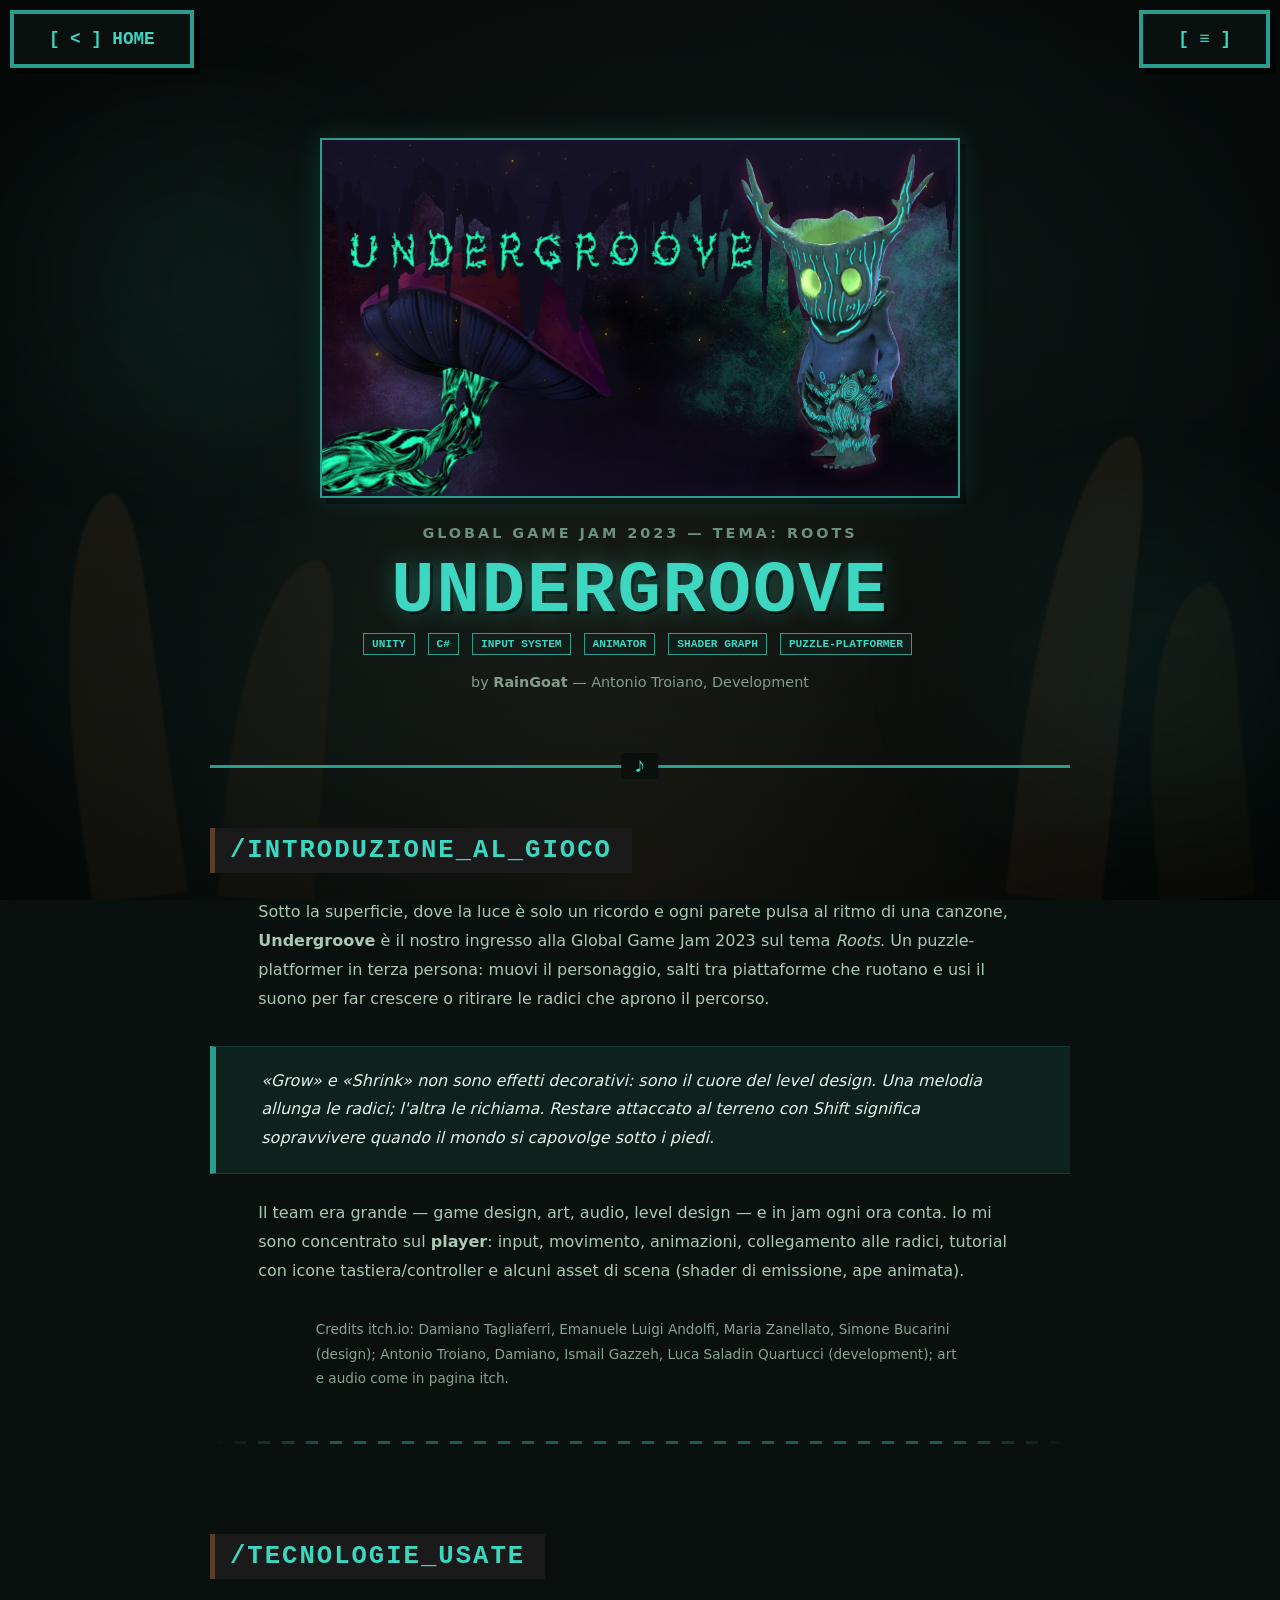
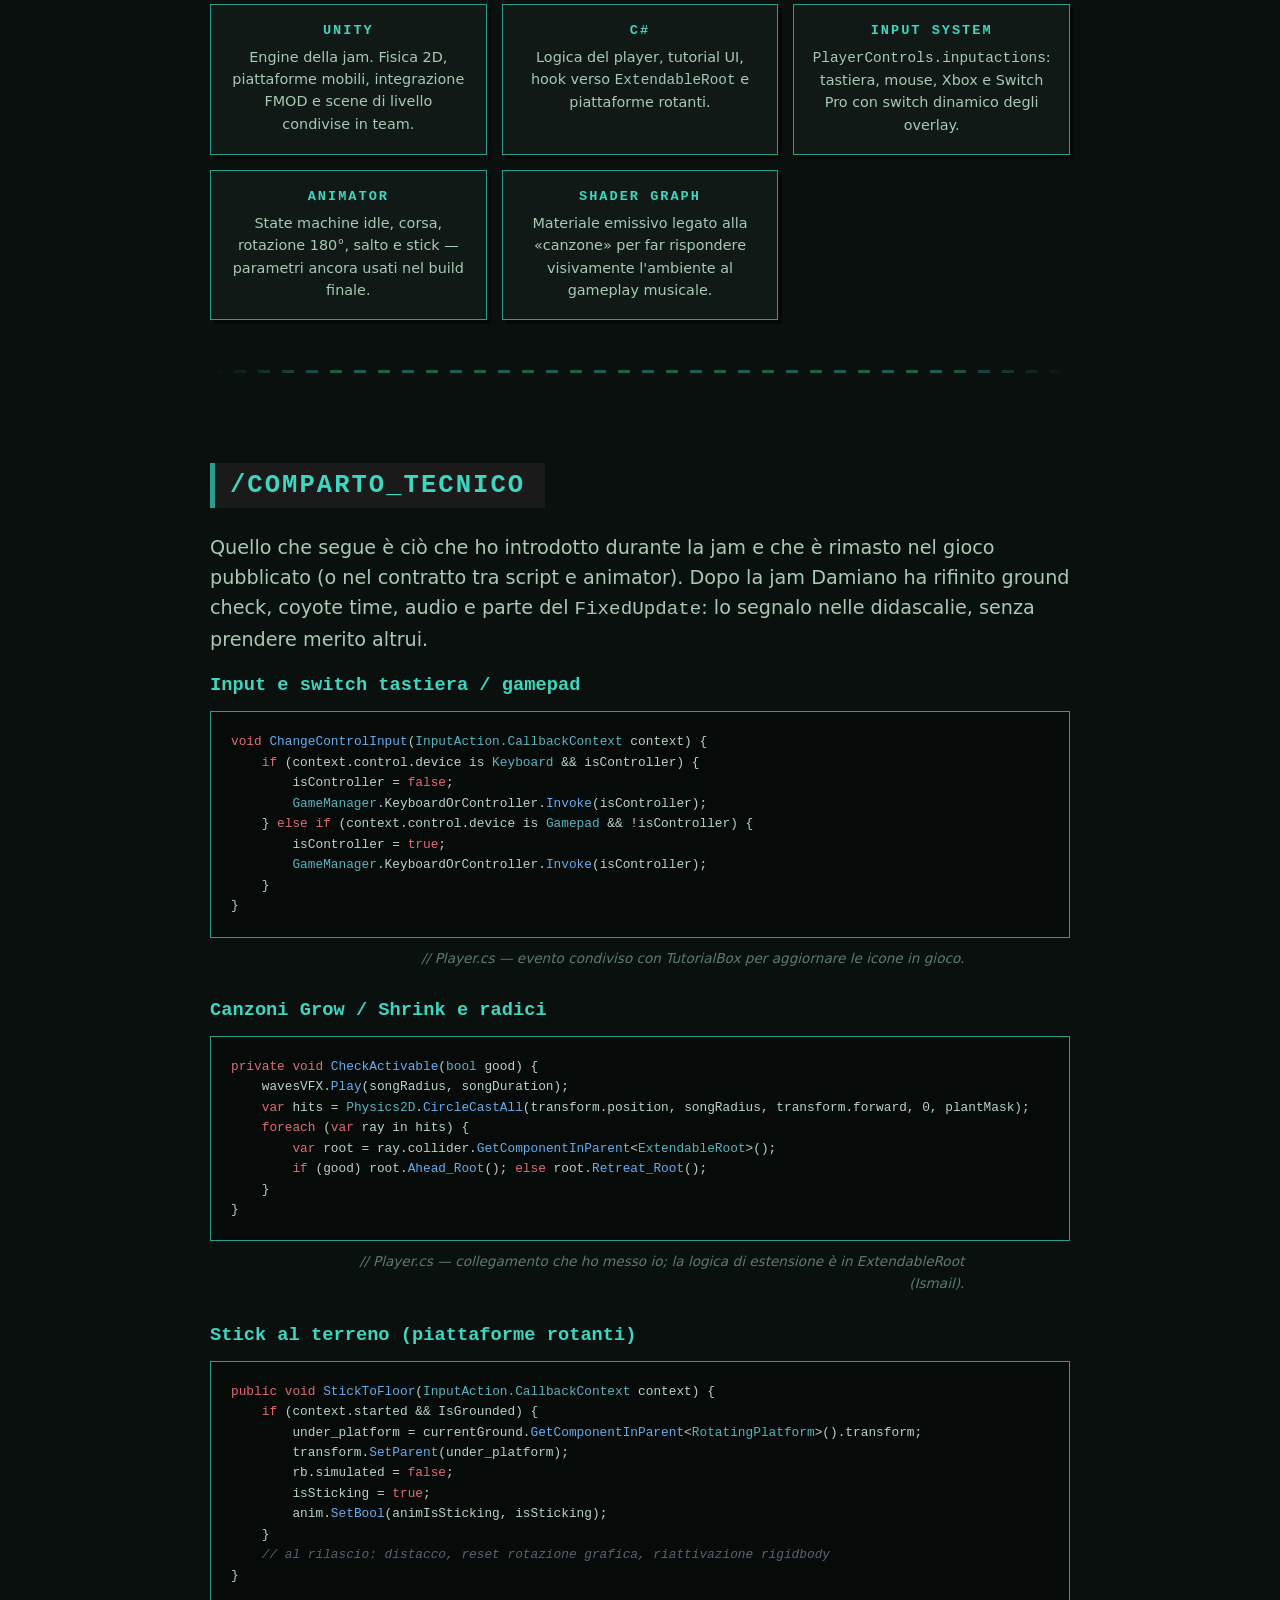
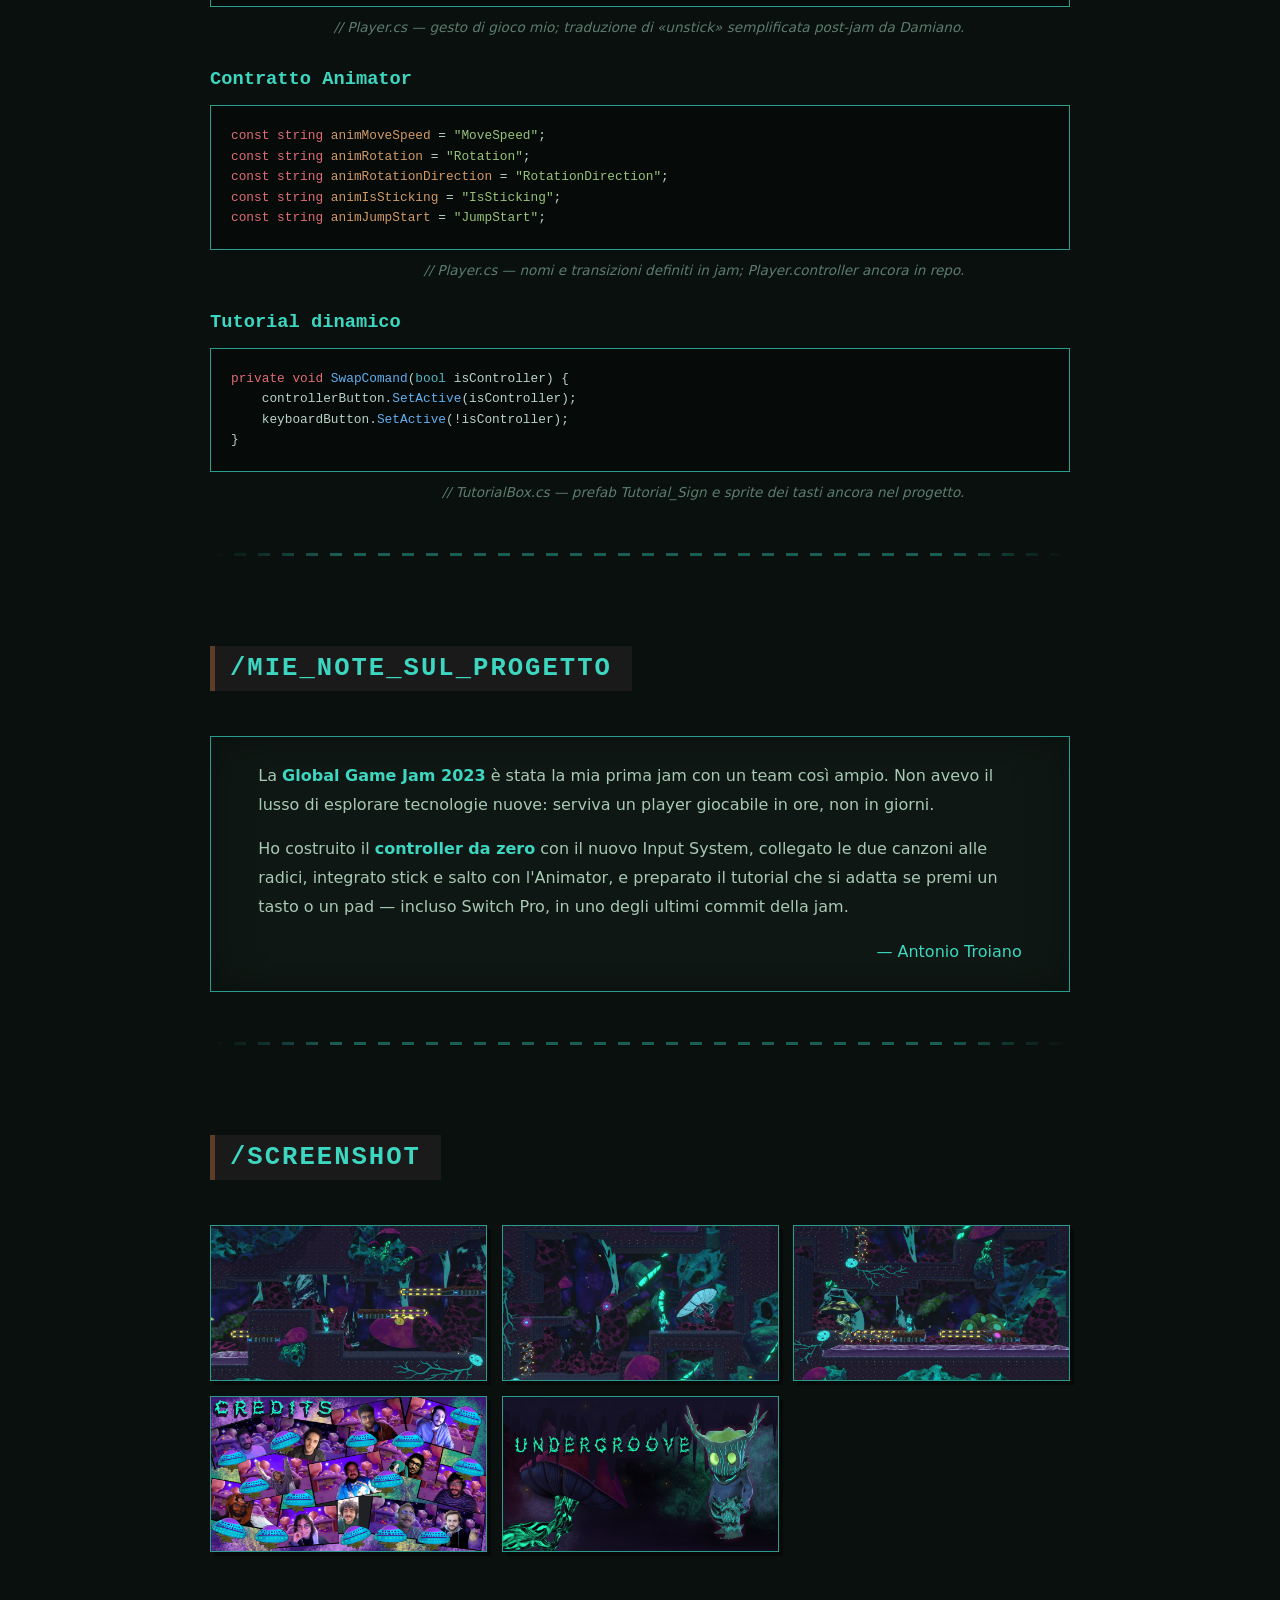
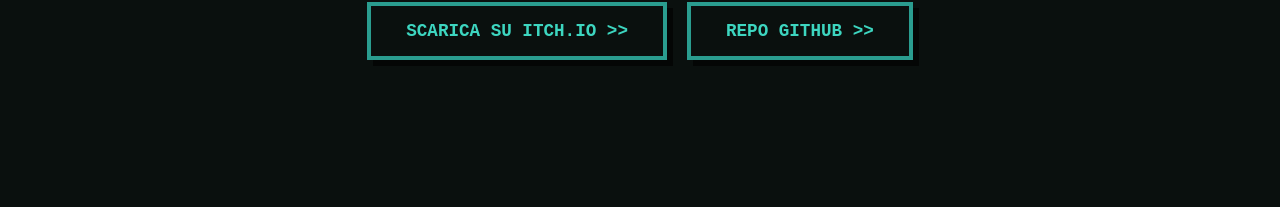
<file: project-undergroove.html>
<!DOCTYPE html>
<html lang="it">

<head>
    <meta charset="UTF-8">
    <meta name="viewport" content="width=device-width, initial-scale=1, viewport-fit=cover">
    <title>Undergroove | RainGoat</title>
    <link rel="stylesheet" href="style.css">
    <script src="js/page-enter.js"></script>
    <link rel="stylesheet" href="styles/project-page.css">
    <link rel="stylesheet" href="styles/project-undergroove.css">
</head>

<body class="about-page undergroove-page">

    <div class="underground-bg" aria-hidden="true">
        <div class="underground-vignette"></div>
        <div class="root-strand root-strand--1"></div>
        <div class="root-strand root-strand--2"></div>
        <div class="root-strand root-strand--3"></div>
        <div class="root-strand root-strand--4"></div>
        <div class="underground-glow underground-glow--1"></div>
        <div class="underground-glow underground-glow--2"></div>
        <div class="ember-field"></div>
    </div>

    <aside class="index-nav" id="page-index-nav" aria-label="Indice della pagina">
        <h3>[ // Indice ]</h3>
    </aside>

    <nav class="top-nav">
        <a href="index.html" class="retro-btn">[ &lt; ] HOME</a>
        <button type="button" class="retro-btn nav-menu-btn" aria-label="Menu" aria-expanded="false" aria-controls="page-index-nav">[ ≡ ]</button>
    </nav>

    <main class="container-about">

        <div class="project-hero">
            <img src="assets/undergroove-cover-16x9.png" alt="Undergroove — cover" class="hero-cover" width="640" height="360">
            <p class="subtitle">Global Game Jam 2023 — Tema: Roots</p>
            <h1>Undergroove</h1>
            <div class="meta-tags">
                <span class="tag">UNITY</span>
                <span class="tag">C#</span>
                <span class="tag">INPUT SYSTEM</span>
                <span class="tag">ANIMATOR</span>
                <span class="tag">SHADER GRAPH</span>
                <span class="tag">PUZZLE-PLATFORMER</span>
            </div>
            <p class="byline">by <strong>RainGoat</strong> — Antonio Troiano, Development</p>
        </div>

        <h2 class="section-title">/Introduzione_Al_Gioco</h2>
        <div class="project-description">
            <p>
                Sotto la superficie, dove la luce è solo un ricordo e ogni parete pulsa al ritmo di una canzone,
                <strong>Undergroove</strong> è il nostro ingresso alla Global Game Jam 2023 sul tema <em>Roots</em>.
                Un puzzle-platformer in terza persona: muovi il personaggio, salti tra piattaforme che ruotano
                e usi il suono per far crescere o ritirare le radici che aprono il percorso.
            </p>
            <div class="highlight-box">
                <p>
                    «Grow» e «Shrink» non sono effetti decorativi: sono il cuore del level design.
                    Una melodia allunga le radici; l'altra le richiama. Restare attaccato al terreno con Shift
                    significa sopravvivere quando il mondo si capovolge sotto i piedi.
                </p>
            </div>
            <p>
                Il team era grande — game design, art, audio, level design — e in jam ogni ora conta.
                Io mi sono concentrato sul <strong>player</strong>: input, movimento, animazioni, collegamento
                alle radici, tutorial con icone tastiera/controller e alcuni asset di scena (shader di emissione, ape animata).
            </p>
            <p style="font-size: 0.85rem; opacity: 0.8;">
                Credits itch.io: Damiano Tagliaferri, Emanuele Luigi Andolfi, Maria Zanellato, Simone Bucarini (design);
                Antonio Troiano, Damiano, Ismail Gazzeh, Luca Saladin Quartucci (development); art e audio come in pagina itch.
            </p>
        </div>

        <hr class="section-divider">

        <h2 class="section-title">/Tecnologie_Usate</h2>
        <div class="tech-grid">
            <div class="tech-card">
                <h3>Unity</h3>
                <p>Engine della jam. Fisica 2D, piattaforme mobili, integrazione FMOD e scene di livello condivise in team.</p>
            </div>
            <div class="tech-card">
                <h3>C#</h3>
                <p>Logica del player, tutorial UI, hook verso <code>ExtendableRoot</code> e piattaforme rotanti.</p>
            </div>
            <div class="tech-card">
                <h3>Input System</h3>
                <p><code>PlayerControls.<wbr>inputactions</code>: tastiera, mouse, Xbox e Switch Pro con switch dinamico degli overlay.</p>
            </div>
            <div class="tech-card">
                <h3>Animator</h3>
                <p>State machine idle, corsa, rotazione 180°, salto e stick — parametri ancora usati nel build finale.</p>
            </div>
            <div class="tech-card">
                <h3>Shader Graph</h3>
                <p>Materiale emissivo legato alla «canzone» per far rispondere visivamente l'ambiente al gameplay musicale.</p>
            </div>
        </div>

        <hr class="section-divider">

        <h2 class="section-title-code">/Comparto_Tecnico</h2>

        <p style="margin-bottom: 20px; color: var(--lichen);">
            Quello che segue è ciò che ho introdotto durante la jam e che è rimasto nel gioco pubblicato
            (o nel contratto tra script e animator). Dopo la jam Damiano ha rifinito ground check, coyote time,
            audio e parte del <code>FixedUpdate</code>: lo segnalo nelle didascalie, senza prendere merito altrui.
        </p>

        <h3 style="color: var(--glow-teal); margin-bottom: 10px;">Input e switch tastiera / gamepad</h3>
        <div class="code-block">
            <span class="keyword">void</span> <span class="method">ChangeControlInput</span>(<span class="type">InputAction.CallbackContext</span> context) {<br>
            &nbsp;&nbsp;&nbsp;&nbsp;<span class="keyword">if</span> (context.control.device is <span class="type">Keyboard</span> &amp;&amp; isController) {<br>
            &nbsp;&nbsp;&nbsp;&nbsp;&nbsp;&nbsp;&nbsp;&nbsp;isController = <span class="keyword">false</span>;<br>
            &nbsp;&nbsp;&nbsp;&nbsp;&nbsp;&nbsp;&nbsp;&nbsp;<span class="type">GameManager</span>.KeyboardOrController.<span class="method">Invoke</span>(isController);<br>
            &nbsp;&nbsp;&nbsp;&nbsp;} <span class="keyword">else if</span> (context.control.device is <span class="type">Gamepad</span> &amp;&amp; !isController) {<br>
            &nbsp;&nbsp;&nbsp;&nbsp;&nbsp;&nbsp;&nbsp;&nbsp;isController = <span class="keyword">true</span>;<br>
            &nbsp;&nbsp;&nbsp;&nbsp;&nbsp;&nbsp;&nbsp;&nbsp;<span class="type">GameManager</span>.KeyboardOrController.<span class="method">Invoke</span>(isController);<br>
            &nbsp;&nbsp;&nbsp;&nbsp;}<br>
            }
        </div>
        <p class="code-caption">// Player.cs — evento condiviso con TutorialBox per aggiornare le icone in gioco.</p>

        <h3 style="color: var(--glow-teal); margin-bottom: 10px;">Canzoni Grow / Shrink e radici</h3>
        <div class="code-block">
            <span class="keyword">private void</span> <span class="method">CheckActivable</span>(<span class="type">bool</span> good) {<br>
            &nbsp;&nbsp;&nbsp;&nbsp;wavesVFX.<span class="method">Play</span>(songRadius, songDuration);<br>
            &nbsp;&nbsp;&nbsp;&nbsp;<span class="keyword">var</span> hits = <span class="type">Physics2D</span>.<span class="method">CircleCastAll</span>(transform.position, songRadius, transform.forward, 0, plantMask);<br>
            &nbsp;&nbsp;&nbsp;&nbsp;<span class="keyword">foreach</span> (<span class="keyword">var</span> ray in hits) {<br>
            &nbsp;&nbsp;&nbsp;&nbsp;&nbsp;&nbsp;&nbsp;&nbsp;<span class="keyword">var</span> root = ray.collider.<span class="method">GetComponentInParent</span>&lt;<span class="type">ExtendableRoot</span>&gt;();<br>
            &nbsp;&nbsp;&nbsp;&nbsp;&nbsp;&nbsp;&nbsp;&nbsp;<span class="keyword">if</span> (good) root.<span class="method">Ahead_Root</span>(); <span class="keyword">else</span> root.<span class="method">Retreat_Root</span>();<br>
            &nbsp;&nbsp;&nbsp;&nbsp;}<br>
            }
        </div>
        <p class="code-caption">// Player.cs — collegamento che ho messo io; la logica di estensione è in ExtendableRoot (Ismail).</p>

        <h3 style="color: var(--glow-teal); margin-bottom: 10px;">Stick al terreno (piattaforme rotanti)</h3>
        <div class="code-block">
            <span class="keyword">public void</span> <span class="method">StickToFloor</span>(<span class="type">InputAction.CallbackContext</span> context) {<br>
            &nbsp;&nbsp;&nbsp;&nbsp;<span class="keyword">if</span> (context.started &amp;&amp; IsGrounded) {<br>
            &nbsp;&nbsp;&nbsp;&nbsp;&nbsp;&nbsp;&nbsp;&nbsp;under_platform = currentGround.<span class="method">GetComponentInParent</span>&lt;<span class="type">RotatingPlatform</span>&gt;().transform;<br>
            &nbsp;&nbsp;&nbsp;&nbsp;&nbsp;&nbsp;&nbsp;&nbsp;transform.<span class="method">SetParent</span>(under_platform);<br>
            &nbsp;&nbsp;&nbsp;&nbsp;&nbsp;&nbsp;&nbsp;&nbsp;rb.simulated = <span class="keyword">false</span>;<br>
            &nbsp;&nbsp;&nbsp;&nbsp;&nbsp;&nbsp;&nbsp;&nbsp;isSticking = <span class="keyword">true</span>;<br>
            &nbsp;&nbsp;&nbsp;&nbsp;&nbsp;&nbsp;&nbsp;&nbsp;anim.<span class="method">SetBool</span>(animIsSticking, isSticking);<br>
            &nbsp;&nbsp;&nbsp;&nbsp;}<br>
            &nbsp;&nbsp;&nbsp;&nbsp;<span class="comment">// al rilascio: distacco, reset rotazione grafica, riattivazione rigidbody</span><br>
            }
        </div>
        <p class="code-caption">// Player.cs — gesto di gioco mio; traduzione di «unstick» semplificata post-jam da Damiano.</p>

        <h3 style="color: var(--glow-teal); margin-bottom: 10px;">Contratto Animator</h3>
        <div class="code-block">
            <span class="keyword">const string</span> <span class="property">animMoveSpeed</span> = <span class="string">"MoveSpeed"</span>;<br>
            <span class="keyword">const string</span> <span class="property">animRotation</span> = <span class="string">"Rotation"</span>;<br>
            <span class="keyword">const string</span> <span class="property">animRotationDirection</span> = <span class="string">"RotationDirection"</span>;<br>
            <span class="keyword">const string</span> <span class="property">animIsSticking</span> = <span class="string">"IsSticking"</span>;<br>
            <span class="keyword">const string</span> <span class="property">animJumpStart</span> = <span class="string">"JumpStart"</span>;
        </div>
        <p class="code-caption">// Player.cs — nomi e transizioni definiti in jam; Player.controller ancora in repo.</p>

        <h3 style="color: var(--glow-teal); margin-bottom: 10px;">Tutorial dinamico</h3>
        <div class="code-block">
            <span class="keyword">private void</span> <span class="method">SwapComand</span>(<span class="type">bool</span> isController) {<br>
            &nbsp;&nbsp;&nbsp;&nbsp;controllerButton.<span class="method">SetActive</span>(isController);<br>
            &nbsp;&nbsp;&nbsp;&nbsp;keyboardButton.<span class="method">SetActive</span>(!isController);<br>
            }
        </div>
        <p class="code-caption">// TutorialBox.cs — prefab Tutorial_Sign e sprite dei tasti ancora nel progetto.</p>

        <hr class="section-divider">

        <h2 class="section-title">/Mie_Note_Sul_Progetto</h2>
        <div class="notes-box">
            <p>
                La <span class="highlight">Global Game Jam 2023</span> è stata la mia prima jam con un team così ampio.
                Non avevo il lusso di esplorare tecnologie nuove: serviva un player giocabile in ore, non in giorni.
            </p>
            <p>
                Ho costruito il <span class="highlight">controller da zero</span> con il nuovo Input System,
                collegato le due canzoni alle radici, integrato stick e salto con l'Animator, e preparato
                il tutorial che si adatta se premi un tasto o un pad — incluso Switch Pro, in uno degli ultimi commit della jam.
            </p>
            <p style="text-align: right; color: var(--glow-teal); margin-bottom: 0;">
                — Antonio Troiano
            </p>
        </div>

        <hr class="section-divider">

        <h2 class="section-title">/Screenshot</h2>
        <div class="screenshot-grid">
            <img src="assets/undergroove-1.png" alt="Gameplay Undergroove 1" class="screenshot-img">
            <img src="assets/undergroove-2.png" alt="Gameplay Undergroove 2" class="screenshot-img">
            <img src="assets/undergroove-3.png" alt="Gameplay Undergroove 3" class="screenshot-img">
            <img src="assets/undergroove-4.png" alt="Gameplay Undergroove 4" class="screenshot-img">
            <img src="assets/undergroove-cover-menu.png" alt="Menu Undergroove" class="screenshot-img screenshot-img--cover">
        </div>

        <div class="project-actions">
            <a href="https://icutter.itch.io/undergroove" target="_blank" rel="noopener noreferrer" class="retro-btn">SCARICA SU ITCH.IO &gt;&gt;</a>
            <a href="https://github.com/icutter/GGJ-2023" target="_blank" rel="noopener noreferrer" class="retro-btn">REPO GITHUB &gt;&gt;</a>
        </div>

    </main>

    <script src="js/retro-audio.js"></script>
    <script src="js/pointer-feedback.js"></script>
    <script src="js/section-snap.js"></script>
    <script src="js/certificate-modal.js"></script>
    <script src="js/skill-typewriter.js"></script>
    <script src="js/scene-effects.js"></script>
    <script src="js/section-index.js"></script>
    <script src="script.js"></script>
</body>

</html>
</file>
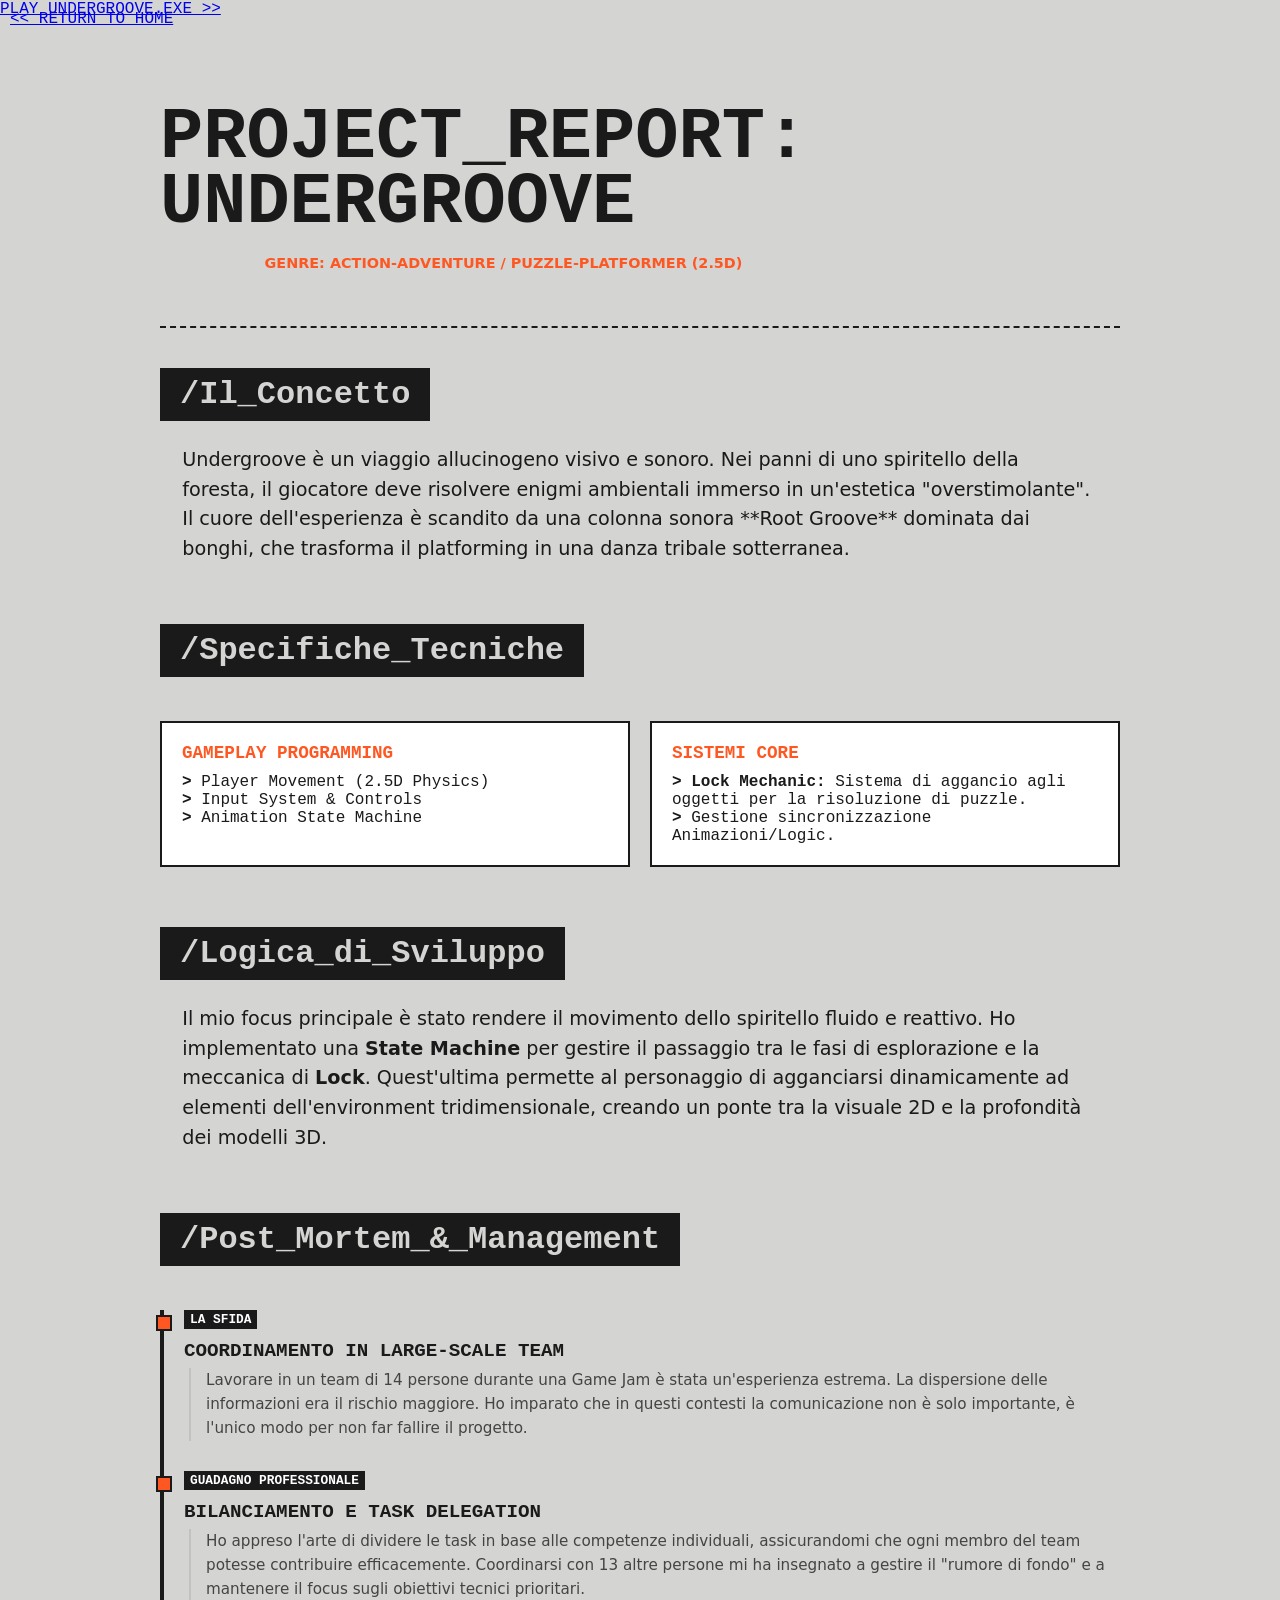
<file: undergroove.html>
<!DOCTYPE html>
<html lang="it">

<head>
    <meta charset="UTF-8">
    <meta name="viewport" content="width=device-width, initial-scale=1.0">
    <title>Project: Undergroove | Antonio Troiano XR Dev</title>
    <link rel="stylesheet" href="style.css">
</head>

<body class="about-page">

    <nav class="top-nav">
        <a href="index.html" class="card-btn">
            << RETURN_TO_HOME</a>
    </nav>

    <a href="https://itch.io/tuo-link-specifico" target="_blank" class="floating-itch-btn">
        PLAY_UNDERGROOVE.EXE >>
    </a>

    <main class="container-about">
        <header class="about-header">
            <h1>PROJECT_REPORT: UNDERGROOVE</h1>
            <p class="status">GENRE: ACTION-ADVENTURE / PUZZLE-PLATFORMER (2.5D)</p>
        </header>

        <section class="about-section">
            <h2>/Il_Concetto</h2>
            <p>
                Undergroove è un viaggio allucinogeno visivo e sonoro. Nei panni di uno spiritello della foresta, il
                giocatore deve risolvere enigmi ambientali immerso in un'estetica "overstimolante".
                Il cuore dell'esperienza è scandito da una colonna sonora **Root Groove** dominata dai bonghi, che
                trasforma il platforming in una danza tribale sotterranea.
            </p>
        </section>

        <section class="about-section">
            <h2>/Specifiche_Tecniche</h2>
            <div class="skills-grid">
                <div class="skill-box">
                    <h3>GAMEPLAY PROGRAMMING</h3>
                    <ul>
                        <li>Player Movement (2.5D Physics)</li>
                        <li>Input System & Controls</li>
                        <li>Animation State Machine</li>
                    </ul>
                </div>
                <div class="skill-box">
                    <h3>SISTEMI CORE</h3>
                    <ul>
                        <li><strong>Lock Mechanic:</strong> Sistema di aggancio agli oggetti per la risoluzione di
                            puzzle.</li>
                        <li>Gestione sincronizzazione Animazioni/Logic.</li>
                    </ul>
                </div>
            </div>
        </section>

        <section class="about-section">
            <h2>/Logica_di_Sviluppo</h2>
            <p>
                Il mio focus principale è stato rendere il movimento dello spiritello fluido e reattivo. Ho implementato
                una <strong>State Machine</strong> per gestire il passaggio tra le fasi di esplorazione e la
                meccanica di <strong>Lock</strong>.
                Quest'ultima permette al personaggio di agganciarsi dinamicamente ad elementi dell'environment
                tridimensionale, creando un ponte tra la visuale 2D e la profondità dei modelli 3D.
            </p>
        </section>

        <section class="about-section">
            <h2>/Post_Mortem_&_Management</h2>
            <div class="timeline">
                <div class="timeline-item">
                    <span class="date">LA SFIDA</span>
                    <h3>Coordinamento in Large-Scale Team</h3>
                    <p>
                        Lavorare in un team di 14 persone durante una Game Jam è stata un'esperienza estrema.
                        La dispersione delle informazioni era il rischio maggiore. Ho imparato che in questi contesti la
                        comunicazione non è solo importante, è l'unico modo per non far fallire il progetto.
                    </p>
                </div>
                <div class="timeline-item">
                    <span class="date">GUADAGNO PROFESSIONALE</span>
                    <h3>Bilanciamento e Task Delegation</h3>
                    <p>
                        Ho appreso l'arte di dividere le task in base alle competenze individuali, assicurandomi che
                        ogni membro del team potesse contribuire efficacemente. Coordinarsi con 13 altre persone mi ha
                        insegnato a gestire il "rumore di fondo" e a mantenere il focus sugli obiettivi tecnici
                        prioritari.
                    </p>
                </div>
            </div>
        </section>
    </main>

    <script src="script.js"></script>
</body>

</html>
</file>
<file: style.css>
@import url("styles/design-tokens.css");
@import url("styles/reset.css");
@import url("styles/scroll-layers.css");
@import url("styles/typography.css");
@import url("styles/retro-button.css");
@import url("styles/project-cards.css");
@import url("styles/about-page.css");
@import url("styles/bio-summary.css");
@import url("styles/skill-typewriter.css");
@import url("styles/timeline.css");
@import url("styles/certificates.css");
@import url("styles/mobile-responsiveness.css");
@import url("styles/profile-pixel.css");
@import url("styles/duck-burst.css");
@import url("styles/mail-copied.css");
@import url("styles/scroll-hint.css");
@import url("styles/hobbies-marquee.css");
@import url("styles/mobile-768.css");
@import url("styles/page-transition.css");
</file>
<file: styles/project-page.css>
/* Shared project-page chrome. Theme colors are --pp-* custom properties set by each page stylesheet. */

h2.section-title,
h2.section-title-code {
    scroll-margin-top: calc(var(--fixed-bar-h) + 16px);
}

.container-about {
    max-width: 900px;
    position: relative;
    z-index: 1;
    padding-top: calc(var(--fixed-bar-h) + 24px + env(safe-area-inset-top));
}

@media (max-width: 899px) {
    body.about-page[class*="-page"] .top-nav {
        background: var(--pp-top-nav-retro-btn-0, var(--bg-gray));
        border-bottom-color: var(--pp-top-nav-retro-btn-2, var(--brutal-black));
    }
}

.top-nav .retro-btn {
    background-color: var(--pp-top-nav-retro-btn-0);
    color: var(--pp-top-nav-retro-btn-1);
    border-color: var(--pp-top-nav-retro-btn-2);
    box-shadow: 6px 6px 0px rgba(0,0,0,0.6);
}

.top-nav .retro-btn:hover {
    background-color: var(--pp-top-nav-retro-btn-hover-0);
    color: var(--pp-top-nav-retro-btn-hover-1);
    border-color: var(--pp-top-nav-retro-btn-hover-2);
}

.project-hero {
    display: flex;
    flex-direction: column;
    align-items: center;
    text-align: center;
    padding: 50px 0 40px;
    border-bottom: 3px solid var(--pp-project-hero-0);
    margin-bottom: 20px;
    position: relative;
}

.project-hero .meta-tags {
    display: flex;
    flex-wrap: wrap;
    gap: 8px;
    justify-content: center;
    margin-bottom: 1rem;
}

.project-hero .meta-tags .tag {
    background-color: var(--pp-project-hero-meta-tags-tag-0);
    color: var(--pp-project-hero-meta-tags-tag-1);
    border: 1px solid var(--pp-project-hero-meta-tags-tag-2);
    font-size: 0.7rem;
}

.section-title {
    font-size: 1.6rem;
    color: var(--pp-section-title-0);
    border-left: 5px solid var(--pp-section-title-1);
    padding-left: 15px;
    margin: 40px 0 25px;
    text-transform: uppercase;
    letter-spacing: 2px;
}

.project-description p {
    font-size: 1rem;
    line-height: 1.8;
    color: var(--pp-project-description-p-0);
}

.highlight-box {
    background-color: var(--pp-highlight-box-0);
    border-left: 6px solid var(--pp-highlight-box-1);
    padding: 20px 25px;
    margin: 25px 0;
    border-top: 1px solid var(--pp-highlight-box-2);
    border-bottom: 1px solid var(--pp-highlight-box-3);
}

.highlight-box p {
    color: var(--pp-highlight-box-p-0);
    margin-bottom: 0;
    font-style: italic;
}

.notes-box p {
    font-size: 1rem;
    line-height: 1.8;
    color: var(--pp-notes-box-p-0);
    margin-bottom: 1rem;
}

.notes-box p:last-child {
    margin-bottom: 0;
}

.notes-box .highlight {
    color: var(--pp-notes-box-highlight-0);
    font-weight: bold;
}

.project-actions {
    display: flex;
    gap: 20px;
    flex-wrap: wrap;
    justify-content: center;
    margin: 50px 0;
}

.project-actions .retro-btn {
    background-color: var(--pp-project-actions-retro-btn-0);
    color: var(--pp-project-actions-retro-btn-1);
    border-color: var(--pp-project-actions-retro-btn-2);
    box-shadow: 6px 6px 0px rgba(0,0,0,0.6);
}

.index-nav h3 {
    font-size: 0.62rem;
    color: var(--pp-index-nav-h3-0);
    letter-spacing: 3px;
    text-transform: uppercase;
    border-bottom: 1px dashed var(--pp-index-nav-h3-1);
    padding-bottom: 8px;
    margin-bottom: 8px;
    font-weight: bold;
}

.index-nav ul {
    list-style: none;
    margin: 0;
    padding: 0;
}

.index-nav li {
    margin-bottom: 7px;
}

.section-title-code {
    font-size: 1.6rem;
    color: var(--pp-section-title-code-0);
    border-left: 5px solid var(--pp-section-title-code-1);
    padding-left: 15px;
    margin: 40px 0 25px;
    text-transform: uppercase;
    letter-spacing: 2px;
}

.code-block {
    background-color: var(--pp-code-block-0);
    border: 1px solid var(--pp-code-block-1);
    padding: 20px;
    margin: 15px 0 25px;
    overflow-x: auto;
    font-family: 'Courier New', Courier, monospace;
    font-size: 0.8rem;
    line-height: 1.6;
    color: var(--pp-code-block-2);
}

.code-block .keyword {
 color: #e06c75; 
}

.code-block .type {
 color: #56b6c2; 
}

.code-block .string {
 color: #98c379; 
}

.code-block .comment {
 color: #5c6370; font-style: italic; 
}

.code-block .method {
 color: #61afef; 
}

.code-block .property {
 color: #d19a66; 
}

.screenshot-grid {
    display: grid;
    grid-template-columns: repeat(auto-fit, minmax(260px, 1fr));
    gap: 15px;
    margin: 20px 0;
}

.screenshot-img {
    cursor: zoom-in;
}

/* Clone anchored to the thumbnail so a 1.2 scale stays a small lift, above nav and text. */
.screenshot-zoom-layer {
    display: none;
    position: fixed;
    z-index: 8000;
    pointer-events: none;
    overflow: visible;
}

.screenshot-zoom-layer.is-open {
    display: block;
}

.screenshot-zoom-img {
    width: 100%;
    height: 100%;
    object-fit: cover;
    display: block;
}

.credits-list li {
    font-size: 0.95rem;
    line-height: 1.7;
    color: var(--ink-muted);
    margin-bottom: 0.35rem;
}

.credits-list strong {
    color: var(--pp-credits-list-strong-0);
    font-weight: bold;
    text-transform: uppercase;
    font-size: 0.75rem;
    letter-spacing: 1px;
}

.ember-field {
    position: absolute;
    inset: 0;
    z-index: 0;
    overflow: hidden;
    pointer-events: none;
}

.ember-field .ember {
    position: absolute;
    bottom: -12px;
    border-radius: 50%;
    background: radial-gradient(circle, #fff6d0 0%, #e8a04a 42%, rgba(232, 160, 74, 0) 72%);
    box-shadow: 0 0 8px 2px rgba(232, 160, 74, 0.45);
    opacity: 0;
    animation-name: emberRise;
    animation-timing-function: linear;
    animation-iteration-count: infinite;
}

@keyframes emberRise {
    0%   { transform: translate(0, 0); opacity: 0; }
    10%  { opacity: 1; }
    70%  { opacity: 0.75; }
    100% { transform: translate(var(--drift), calc(-1 * var(--rise))); opacity: 0; }
}

@keyframes particleFall {
    0%   { transform: translate(0, -6vh) rotate(0deg); opacity: 0; }
    12%  { opacity: 1; }
    100% { transform: translate(var(--drift), 110vh) rotate(180deg); opacity: 0; }
}

@media (prefers-reduced-motion: reduce) {
    .ember-field .ember {
        animation: none;
        opacity: 0;
    }
}
</file>
<file: styles/project-blucaligo.css>
/* Blu Caligo page theme — night / Mediterranean sea */
:root {
    --sea-deep: #0a1218;
    --sea-mid: #12202c;
    --sea-line: #2a4a5c;
    --mist: #6b8fa3;
    --mist-soft: #9ec4d4;
    --foam: #d8e8f0;
    --ink-muted: #c0d0dc;
    --caligo-accent: #3d7a9e;
    --caligo-blood: #d10f18;
    --caligo-ash: #f4f0e6;

    --pp-top-nav-retro-btn-0: var(--sea-deep);
    --pp-top-nav-retro-btn-1: var(--mist-soft);
    --pp-top-nav-retro-btn-2: var(--sea-line);
    --pp-top-nav-retro-btn-hover-0: var(--sea-mid);
    --pp-top-nav-retro-btn-hover-1: var(--foam);
    --pp-top-nav-retro-btn-hover-2: var(--caligo-accent);
    --pp-project-hero-0: var(--sea-line);
    --pp-project-hero-meta-tags-tag-0: var(--sea-mid);
    --pp-project-hero-meta-tags-tag-1: var(--mist-soft);
    --pp-project-hero-meta-tags-tag-2: var(--sea-line);
    --pp-section-title-0: var(--mist-soft);
    --pp-section-title-1: var(--caligo-blood);
    --pp-project-description-p-0: var(--ink-muted);
    --pp-highlight-box-0: rgba(209, 15, 24, 0.1);
    --pp-highlight-box-1: var(--caligo-blood);
    --pp-highlight-box-2: var(--sea-line);
    --pp-highlight-box-3: var(--sea-line);
    --pp-highlight-box-p-0: var(--foam);
    --pp-notes-box-p-0: var(--ink-muted);
    --pp-notes-box-highlight-0: #e07070;
    --pp-project-actions-retro-btn-0: var(--sea-deep);
    --pp-project-actions-retro-btn-1: var(--mist-soft);
    --pp-project-actions-retro-btn-2: var(--sea-line);
    --pp-index-nav-h3-0: var(--mist);
    --pp-index-nav-h3-1: var(--sea-line);
    --pp-credits-list-strong-0: var(--mist-soft);
}

body.about-page.blucaligo-page {
    background-color: var(--sea-deep);
    color: var(--ink-muted);
    --particle: #c8dce8;
}

.section-divider {
    border: none;
    border-top: 2px dashed var(--sea-line);
    margin: 50px 0;
    opacity: 0.85;
}

.project-hero::after {
    content: "▼";
    position: absolute;
    bottom: -12px;
    left: 50%;
    transform: translateX(-50%);
    color: var(--caligo-blood);
    font-size: 1.2rem;
    background-color: var(--sea-deep);
    padding: 0 10px;
}

.project-hero .hero-cover {
    display: block;
    width: min(100%, 640px);
    height: auto;
    margin-bottom: 1.5rem;
    border: 2px solid var(--sea-line);
    border-bottom-color: var(--caligo-blood);
    box-shadow: 0 0 28px rgba(209, 15, 24, 0.22), 6px 6px 0 rgba(0, 0, 0, 0.5);
}

.project-hero h1.caligo-title {
    margin: 0.15rem 0 0.65rem;
    line-height: 0;
}

.caligo-title img {
    width: min(86%, 320px);
    height: auto;
    display: block;
    margin: 0 auto;
}

.blucaligo-page .tag-blood {
    color: #ffd0cc;
    border-color: var(--caligo-blood);
    background-color: rgba(209, 15, 24, 0.28);
}

.project-hero .subtitle {
    font-size: 0.85rem;
    color: var(--mist);
    font-weight: bold;
    letter-spacing: 3px;
    text-transform: uppercase;
    margin-bottom: 1rem;
}

.project-hero .byline {
    color: var(--ink-muted);
    font-size: 0.9rem;
    opacity: 0.9;
}

.tech-grid {
    display: grid;
    grid-template-columns: repeat(auto-fit, minmax(180px, 1fr));
    gap: 15px;
    margin-bottom: 10px;
}

.tech-card {
    border: 1px solid var(--sea-line);
    background-color: rgba(18, 32, 44, 0.85);
    padding: 18px;
    text-align: center;
    box-shadow: 4px 4px 0 rgba(0, 0, 0, 0.4);
}

.tech-card h3 {
    font-size: 0.8rem;
    color: var(--mist-soft);
    text-transform: uppercase;
    letter-spacing: 2px;
    margin-bottom: 8px;
}

.tech-card p {
    font-size: 0.88rem;
    color: var(--ink-muted);
    margin-bottom: 0;
    line-height: 1.55;
}

.credits-list {
    list-style: none;
    margin: 0;
    padding: 20px 24px;
    border: 1px solid var(--sea-line);
    background-color: rgba(18, 32, 44, 0.75);
    box-shadow: 4px 4px 0 rgba(0, 0, 0, 0.4);
}

.notes-box {
    background-color: rgba(18, 32, 44, 0.65);
    border: 1px solid var(--sea-line);
    padding: 25px;
    margin: 20px 0;
    box-shadow: inset 0 0 40px rgba(0, 0, 0, 0.35);
}

.video-embed {
    position: relative;
    z-index: 2;
    width: 100%;
    aspect-ratio: 16 / 9;
    margin: 20px 0 10px;
    border: 2px solid var(--sea-line);
    box-shadow: 6px 6px 0 rgba(0, 0, 0, 0.5);
    background: #000;
}

.video-embed iframe {
    position: absolute;
    inset: 0;
    width: 100%;
    height: 100%;
    border: 0;
    pointer-events: auto;
}

.video-embed-play {
    position: absolute;
    inset: 0;
    display: block;
    width: 100%;
    height: 100%;
    padding: 0;
    border: 0;
    background: transparent;
    font: inherit;
    color: var(--foam);
    text-decoration: none;
    cursor: pointer;
    overflow: hidden;
}

.video-embed-play img {
    width: 100%;
    height: 100%;
    object-fit: cover;
    display: block;
    opacity: 0.85;
    transition: opacity 0.2s;
}

.video-embed-play:hover img,
.video-embed-play:focus-visible img {
    opacity: 1;
}

.video-embed-play-label {
    position: absolute;
    left: 50%;
    top: 50%;
    transform: translate(-50%, -50%);
    padding: 10px 18px;
    font-size: 0.85rem;
    letter-spacing: 0.06em;
    text-transform: uppercase;
    background: rgba(12, 20, 32, 0.88);
    border: 1px solid var(--caligo-accent);
    box-shadow: 4px 4px 0 rgba(0, 0, 0, 0.5);
    pointer-events: none;
}

.screenshot-shot {
    overflow: hidden;
    border: 1px solid var(--sea-line);
    box-shadow: 4px 4px 0 rgba(0, 0, 0, 0.45);
}

.screenshot-img {
    width: 100%;
    height: auto;
    aspect-ratio: 16 / 9;
    object-fit: cover;
    display: block;
}

.screenshot-caption {
    font-size: 0.78rem;
    color: var(--ink-muted);
    margin-top: 6px;
}

.project-actions .retro-btn:hover {
    background-color: var(--sea-mid);
    color: var(--foam);
    border-color: var(--caligo-accent);
}

.caligo-bg {
    position: fixed;
    inset: 0;
    z-index: 0;
    overflow: hidden;
    pointer-events: none;
    background-color: var(--sea-deep);
    background-image:
        linear-gradient(180deg, rgba(10, 18, 24, 0.42), rgba(10, 18, 24, 0.62)),
        url('../assets/blucaligo-frame-6.jpg');
    background-position: center;
    background-size: cover;
    background-repeat: no-repeat;
}

.caligo-vignette {
    position: absolute;
    inset: 0;
    background: radial-gradient(ellipse at 50% 45%, rgba(0, 0, 0, 0) 40%, rgba(0, 0, 0, 0.45) 100%);
}

.index-nav {
    position: fixed;
    left: 24px;
    top: 50%;
    transform: translateY(-50%);
    z-index: 50;
    width: 240px;
    background-color: rgba(10, 18, 24, 0.94);
    border: 1px solid var(--sea-line);
    box-shadow: 4px 4px 0 rgba(0, 0, 0, 0.6);
    padding: 14px 12px;
}

.index-nav a {
    display: block;
    font-size: 0.78rem;
    line-height: 1.4;
    color: var(--ink-muted);
    text-decoration: none;
    padding: 9px 10px;
    border-left: 2px solid transparent;
    transition: color 0.15s, background-color 0.15s, border-color 0.15s;
}

.index-nav a:hover,
.index-nav a.active {
    color: var(--mist-soft);
    background-color: rgba(61, 122, 158, 0.12);
    border-left-color: var(--caligo-blood);
}

@media (max-width: 600px) {
    .tech-grid {
        grid-template-columns: 1fr 1fr;
    }
}
</file>
<file: styles/project-burning-keys.css>
/* burning-keys page theme, scene, and overrides. */
:root {
    --night-deep: #0c0f1a;
    --night-mid: #151a2e;
    --indigo-glow: #5a6fd6;
    --indigo-dim: #3d4a8c;
    --ember: #e86a2a;
    --ember-soft: #f4a261;
    --moon-pale: #d4dcf5;
    --desk-muted: #b8c4e0;

    --pp-top-nav-retro-btn-0: var(--night-deep);
    --pp-top-nav-retro-btn-1: var(--ember-soft);
    --pp-top-nav-retro-btn-2: var(--indigo-dim);
    --pp-top-nav-retro-btn-hover-0: var(--night-mid);
    --pp-top-nav-retro-btn-hover-1: var(--moon-pale);
    --pp-top-nav-retro-btn-hover-2: var(--ember);
    --pp-project-hero-0: var(--indigo-dim);
    --pp-project-hero-meta-tags-tag-0: var(--night-mid);
    --pp-project-hero-meta-tags-tag-1: var(--ember-soft);
    --pp-project-hero-meta-tags-tag-2: var(--indigo-dim);
    --pp-section-title-0: var(--ember-soft);
    --pp-section-title-1: var(--ember);
    --pp-project-description-p-0: var(--desk-muted);
    --pp-highlight-box-0: rgba(90, 111, 214, 0.12);
    --pp-highlight-box-1: var(--indigo-glow);
    --pp-highlight-box-2: rgba(232, 106, 42, 0.15);
    --pp-highlight-box-3: rgba(232, 106, 42, 0.15);
    --pp-highlight-box-p-0: var(--moon-pale);
    --pp-notes-box-p-0: var(--desk-muted);
    --pp-notes-box-highlight-0: var(--ember-soft);
    --pp-project-actions-retro-btn-0: var(--night-deep);
    --pp-project-actions-retro-btn-1: var(--ember-soft);
    --pp-project-actions-retro-btn-2: var(--indigo-dim);
    --pp-index-nav-h3-0: var(--indigo-glow);
    --pp-index-nav-h3-1: var(--indigo-dim);
    --pp-section-title-code-0: var(--ember-soft);
    --pp-section-title-code-1: var(--indigo-glow);
    --pp-code-block-0: #080a12;
    --pp-code-block-1: var(--indigo-dim);
    --pp-code-block-2: #b8c4e8;
}

body.about-page.burning-keys-page {
    background-color: var(--night-deep);
    color: var(--desk-muted);
    --particle: #ff7a2a;
}

.section-divider {
    border: none;
    height: 3px;
    margin: 50px 0;
    opacity: 0.55;
    background: linear-gradient(90deg, var(--indigo-dim), var(--ember), var(--indigo-dim));
    mask-image: linear-gradient(90deg, transparent, #000 15%, #000 85%, transparent);
}

.project-hero::after {
    content: "☀ / ☾";
    position: absolute;
    bottom: -14px;
    left: 50%;
    transform: translateX(-50%);
    color: var(--ember-soft);
    font-size: 0.95rem;
    background-color: var(--night-deep);
    padding: 0 12px;
    letter-spacing: 2px;
}

.project-hero .hero-cover {
    width: min(100%, 640px);
    margin-bottom: 1.5rem;
    border: 2px solid var(--indigo-dim);
    box-shadow: 0 0 28px rgba(232, 106, 42, 0.12), 6px 6px 0 rgba(0, 0, 0, 0.5);
}

.project-hero h1 {
    font-size: clamp(2.2rem, 9vw, 4.2rem);
    margin-bottom: 0.5rem;
    color: var(--ember-soft);
    text-shadow: 0 0 24px rgba(232, 106, 42, 0.3), 3px 3px 0 rgba(0, 0, 0, 0.8);
    letter-spacing: 2px;
}

.project-hero .subtitle {
    font-size: 0.9rem;
    color: var(--indigo-glow);
    font-weight: bold;
    letter-spacing: 3px;
    text-transform: uppercase;
    margin-bottom: 1rem;
}

.project-hero .byline {
    color: var(--desk-muted);
    font-size: 0.9rem;
    opacity: 0.8;
}

.tech-grid {
    display: grid;
    grid-template-columns: repeat(auto-fit, minmax(240px, 1fr));
    gap: 15px;
    margin-bottom: 30px;
}

.tech-card {
    min-width: 0;
    border: 1px solid var(--indigo-dim);
    background-color: rgba(21, 26, 46, 0.85);
    padding: 18px;
    text-align: center;
    box-shadow: 4px 4px 0px rgba(0, 0, 0, 0.4);
    transition: transform 0.2s;
}

.tech-card:hover {
    transform: translate(-2px, -2px);
    box-shadow: 6px 6px 0px rgba(0, 0, 0, 0.6);
}

.tech-card h3 {
    font-size: 0.85rem;
    color: var(--ember-soft);
    text-transform: uppercase;
    letter-spacing: 2px;
    margin-bottom: 8px;
}

.tech-card p {
    font-size: 0.9rem;
    color: var(--desk-muted);
    margin-bottom: 0;
}

.code-caption {
    font-size: 0.85rem;
    color: var(--indigo-glow);
    text-align: right;
    margin-top: -15px;
    margin-bottom: 30px;
    font-style: italic;
    opacity: 0.9;
}

.notes-box {
    background-color: rgba(21, 26, 46, 0.65);
    border: 1px solid var(--indigo-dim);
    padding: 25px;
    margin: 20px 0;
    box-shadow: inset 0 0 40px rgba(0, 0, 0, 0.35);
}

.screenshot-img {
    width: 100%;
    height: auto;
    aspect-ratio: 16 / 9;
    object-fit: cover;
    border: 1px solid var(--indigo-dim);
    box-shadow: 4px 4px 0px rgba(0, 0, 0, 0.4);
    transition: box-shadow 0.2s, border-color 0.2s;
    cursor: zoom-in;
}

.screenshot-img:hover {
    border-color: var(--ember);
    box-shadow: 0 0 20px rgba(232, 106, 42, 0.2), 6px 6px 0px rgba(0, 0, 0, 0.6);
    z-index: 5;
}

.project-actions .retro-btn:hover {
    background-color: var(--night-mid);
    color: var(--moon-pale);
    border-color: var(--ember);
    box-shadow: 3px 3px 0px rgba(0, 0, 0, 0.8);
}

.office-scene {
    position: fixed;
    inset: 0;
    z-index: 0;
    overflow: hidden;
    pointer-events: none;
}

.office-bg {
    position: absolute;
    inset: -8%;
    background: url('../assets/burning-keys-office.jpg') center 40% / cover no-repeat;
    filter: blur(10px) saturate(1);
    transform: scale(1.08);
}

.office-dim {
    position: absolute;
    inset: 0;
    background: radial-gradient(ellipse at 50% 40%, rgba(8, 10, 14, 0.35), rgba(8, 10, 14, 0.55) 80%);
}

.burning-keys-page .ember-field .ember {
    background: radial-gradient(circle, #fff4d2 0%, #e86a2a 40%, rgba(232, 106, 42, 0) 72%);
    box-shadow: 0 0 10px 2px rgba(232, 106, 42, 0.55);
}

.index-nav {
    position: fixed;
    left: 24px;
    top: 50%;
    transform: translateY(-50%);
    z-index: 50;
    width: 240px;
    background-color: rgba(8, 10, 18, 0.9);
    border: 1px solid var(--indigo-dim);
    box-shadow: 4px 4px 0px rgba(0, 0, 0, 0.6);
    backdrop-filter: blur(3px);
    padding: 14px 12px;
}

.index-nav a {
    display: block;
    font-size: 0.78rem;
    line-height: 1.4;
    color: var(--desk-muted);
    text-decoration: none;
    padding: 9px 10px;
    border-left: 2px solid transparent;
    transition: color 0.15s, background-color 0.15s, border-color 0.15s;
}

.index-nav a:hover,
.index-nav a.active {
    color: var(--ember-soft);
    background-color: rgba(232, 106, 42, 0.08);
    border-left-color: var(--ember);
}

@media (max-width: 600px) {
    .tech-grid {
        grid-template-columns: 1fr 1fr;
    }
    .screenshot-grid {
        grid-template-columns: 1fr;
    }
    .code-block {
        font-size: 0.7rem;
        padding: 12px;
    }
}
</file>
<file: styles/project-mexican-hat.css>
/* mexican-hat page theme, scene, and overrides. */
:root {
    --fiesta-deep: #141008;
    --fiesta-mid: #241a0c;
    --teal-glow: #2a9d8f;
    --teal-dim: #1d6b62;
    --gold: #e8b923;
    --gold-soft: #f5d76e;
    --chili: #c1121f;
    --ink-muted: #d4c8b8;
    --parchment: #ebe4d8;

    --pp-top-nav-retro-btn-0: var(--fiesta-deep);
    --pp-top-nav-retro-btn-1: var(--gold-soft);
    --pp-top-nav-retro-btn-2: var(--teal-dim);
    --pp-top-nav-retro-btn-hover-0: var(--fiesta-mid);
    --pp-top-nav-retro-btn-hover-1: var(--parchment);
    --pp-top-nav-retro-btn-hover-2: var(--gold);
    --pp-project-hero-0: var(--teal-dim);
    --pp-project-hero-meta-tags-tag-0: var(--fiesta-mid);
    --pp-project-hero-meta-tags-tag-1: var(--gold-soft);
    --pp-project-hero-meta-tags-tag-2: var(--teal-dim);
    --pp-section-title-0: var(--gold-soft);
    --pp-section-title-1: var(--chili);
    --pp-project-description-p-0: var(--ink-muted);
    --pp-highlight-box-0: rgba(20, 12, 6, 0.88);
    --pp-highlight-box-1: var(--teal-glow);
    --pp-highlight-box-2: rgba(232, 185, 35, 0.12);
    --pp-highlight-box-3: rgba(232, 185, 35, 0.12);
    --pp-highlight-box-p-0: var(--parchment);
    --pp-notes-box-p-0: var(--ink-muted);
    --pp-notes-box-highlight-0: var(--gold-soft);
    --pp-project-actions-retro-btn-0: var(--fiesta-deep);
    --pp-project-actions-retro-btn-1: var(--gold-soft);
    --pp-project-actions-retro-btn-2: var(--teal-dim);
    --pp-index-nav-h3-0: var(--teal-glow);
    --pp-index-nav-h3-1: var(--teal-dim);
    --pp-credits-list-strong-0: var(--gold-soft);
}

body.about-page.mexican-hat-page {
    background-color: var(--fiesta-deep);
    color: var(--ink-muted);
    --particle: #e0a020;
    --mh-text-veil: rgba(20, 12, 6, 0.88);
}

.mexican-hat-page .project-hero {
    background-color: var(--mh-text-veil);
    padding-left: 1.25rem;
    padding-right: 1.25rem;
    border-radius: 2px;
}

.mexican-hat-page .project-description {
    background-color: var(--mh-text-veil);
    padding: 1.25rem 1.5rem;
    border-radius: 2px;
}

.mexican-hat-page .container-about > p {
    background-color: var(--mh-text-veil);
    padding: 1rem 1.5rem;
    border-radius: 2px;
}

.mexican-hat-page h2.section-title {
    background-color: var(--mh-text-veil);
    padding: 12px 15px;
    display: block;
}

.tag--wip {
    display: inline-block;
    font-size: var(--label-min);
    font-weight: bold;
    padding: 8px 14px;
    border: 2px solid var(--gold-soft);
    color: var(--gold-soft);
    background: rgba(0, 0, 0, 0.35);
    text-transform: uppercase;
    letter-spacing: 2px;
}

.mexican-hat-page .contrib-list {
    background-color: var(--mh-text-veil);
    padding: 1rem 1.5rem 1rem 2.5rem;
    border-radius: 2px;
    margin-top: 0.5rem;
}

.section-divider {
    border: none;
    height: 3px;
    margin: 50px 0;
    opacity: 0.55;
    background: linear-gradient(90deg, var(--teal-dim), var(--gold), var(--chili), var(--teal-dim));
    mask-image: linear-gradient(90deg, transparent, #000 15%, #000 85%, transparent);
}

.project-hero::after {
    content: "🎩";
    position: absolute;
    bottom: -14px;
    left: 50%;
    transform: translateX(-50%);
    font-size: 1.1rem;
    background-color: var(--fiesta-deep);
    padding: 0 12px;
}

.project-hero .mh-cover {
    width: min(100%, 640px);
    aspect-ratio: 16 / 9;
    margin-bottom: 1.5rem;
    border: 2px solid var(--teal-dim);
    box-shadow: 0 0 28px rgba(232, 185, 35, 0.1), 6px 6px 0 rgba(0, 0, 0, 0.5);
}

.project-hero h1 {
    font-size: clamp(2.2rem, 9vw, 4.2rem);
    margin-bottom: 0.5rem;
    color: var(--gold-soft);
    text-shadow: 0 0 24px rgba(232, 185, 35, 0.28), 3px 3px 0 rgba(0, 0, 0, 0.8);
    letter-spacing: 2px;
}

.project-hero .subtitle {
    font-size: 0.9rem;
    color: var(--teal-glow);
    font-weight: bold;
    letter-spacing: 3px;
    text-transform: uppercase;
    margin-bottom: 1rem;
}

.project-hero .byline {
    color: var(--ink-muted);
    font-size: 0.9rem;
    opacity: 0.85;
}

.project-description .highlight {
    color: var(--gold-soft);
    font-weight: bold;
}

.credits-list {
    list-style: none;
    margin: 0;
    padding: 20px 24px;
    border: 1px solid var(--teal-dim);
    background-color: var(--mh-text-veil, rgba(20, 12, 6, 0.88));
    box-shadow: 4px 4px 0 rgba(0, 0, 0, 0.4);
}

.contrib-list {
    margin: 1rem 0 0;
    padding-left: 1.25rem;
    color: var(--ink-muted);
    line-height: 1.75;
    font-size: 0.95rem;
}

.contrib-list li {
    margin-bottom: 0.35rem;
}

.contrib-list code {
    font-size: 0.85em;
    color: var(--gold-soft);
}

.notes-box {
    background-color: var(--mh-text-veil, rgba(20, 12, 6, 0.88));
    border: 1px solid var(--teal-dim);
    padding: 25px;
    margin: 20px 0;
    box-shadow: inset 0 0 40px rgba(0, 0, 0, 0.35);
}

.media-note {
    font-size: 0.9rem;
    line-height: 1.75;
    color: var(--ink-muted);
    border: 1px dashed var(--teal-dim);
    padding: 1.25rem 1.5rem;
    background-color: var(--mh-text-veil, rgba(20, 12, 6, 0.88));
}

.project-actions .retro-btn:hover {
    background-color: var(--fiesta-mid);
    color: var(--parchment);
    border-color: var(--gold);
    box-shadow: 3px 3px 0px rgba(0, 0, 0, 0.8);
}

.index-nav {
    position: fixed;
    left: 24px;
    top: 50%;
    transform: translateY(-50%);
    z-index: 50;
    width: 240px;
    background-color: rgba(14, 10, 8, 0.92);
    border: 1px solid var(--teal-dim);
    box-shadow: 4px 4px 0px rgba(0, 0, 0, 0.6);
    backdrop-filter: blur(3px);
    padding: 14px 12px;
}

.index-nav a {
    display: block;
    font-size: 0.78rem;
    line-height: 1.4;
    color: var(--ink-muted);
    text-decoration: none;
    padding: 9px 10px;
    border-left: 2px solid transparent;
    transition: color 0.15s, background-color 0.15s, border-color 0.15s;
}

.index-nav a:hover,
.index-nav a.active {
    color: var(--gold-soft);
    background-color: rgba(232, 185, 35, 0.08);
    border-left-color: var(--gold);
}
</file>
<file: styles/mexican-hat-scene.css>
/* Mexican Hat desert sunset backdrop. */

.desert-bg {
    position: fixed;
    inset: 0;
    z-index: 0;
    overflow: hidden;
    pointer-events: none;
    background: #6b3a28;
}

.desert-sky {
    position: absolute;
    inset: 0;
    background: linear-gradient(
        180deg,
        #c45c2a 0%,
        #c45c2a 18%,
        #e07a3d 38%,
        #f0c36a 62%,
        #e8a84a 78%,
        #6b3a28 88%,
        #4a2818 100%
    );
}

.desert-sun {
    position: absolute;
    left: 50%;
    bottom: 22vh;
    width: min(22vmax, 200px);
    height: min(22vmax, 200px);
    transform: translateX(-50%);
    border-radius: 50%;
    background: radial-gradient(
        circle,
        #f5d76e 0%,
        #f5d76e 42%,
        #e07a3d 43%,
        #e07a3d 48%,
        #c45c2a 49%,
        #c45c2a 52%,
        transparent 53%
    );
    box-shadow: 0 0 0 4px rgba(196, 92, 42, 0.35);
}

.desert-cacti {
    position: absolute;
    left: 0;
    right: 0;
    bottom: 0;
    height: min(22vh, 140px);
    width: 100%;
    opacity: 0.92;
}

.desert-stack {
    position: absolute;
    bottom: 6vh;
    right: max(12px, calc(50% - 520px));
    width: min(18vw, 140px);
    height: auto;
    opacity: 0.88;
    filter: drop-shadow(4px 4px 0 rgba(0, 0, 0, 0.35));
}

.mexican-hat-page .ember-field .ember {
    background: radial-gradient(circle, #fff6d8 0%, #e0a020 38%, rgba(224, 160, 32, 0) 72%);
    box-shadow: 0 0 8px 2px rgba(224, 160, 32, 0.45);
}

.desert-vignette {
    position: absolute;
    inset: 0;
    background:
        radial-gradient(ellipse at 50% 35%, rgba(0, 0, 0, 0) 35%, rgba(20, 12, 6, 0.45) 100%),
        linear-gradient(180deg, transparent 55%, rgba(20, 12, 6, 0.25) 100%);
}

@media (max-width: 767px) {
    .desert-stack {
        display: none;
    }

    .desert-sun {
        width: min(28vw, 120px);
        height: min(28vw, 120px);
        bottom: 18vh;
    }
}

@media (prefers-reduced-motion: reduce) {
    .desert-sun {
        opacity: 1;
    }
}
</file>
<file: styles/project-mtm.css>
/* mtm page theme, scene, and overrides. */
:root {
    --plant-deep: #12161c;
    --plant-mid: #1c2430;
    --plant-line: #3a4a5c;
    --safety: #f0a020;
    --safety-soft: #ffc857;
    --steel: #8fa8c4;
    --ink-muted: #c8d0da;
    --parchment: #e8ecf0;

    --pp-top-nav-retro-btn-0: var(--plant-deep);
    --pp-top-nav-retro-btn-1: var(--safety-soft);
    --pp-top-nav-retro-btn-2: var(--plant-line);
    --pp-top-nav-retro-btn-hover-0: var(--plant-mid);
    --pp-top-nav-retro-btn-hover-1: var(--parchment);
    --pp-top-nav-retro-btn-hover-2: var(--safety);
    --pp-project-hero-0: var(--plant-line);
    --pp-project-hero-meta-tags-tag-0: var(--plant-mid);
    --pp-project-hero-meta-tags-tag-1: var(--safety-soft);
    --pp-project-hero-meta-tags-tag-2: var(--plant-line);
    --pp-section-title-0: var(--safety-soft);
    --pp-section-title-1: var(--steel);
    --pp-project-description-p-0: var(--ink-muted);
    --pp-highlight-box-0: rgba(240, 160, 32, 0.08);
    --pp-highlight-box-1: var(--safety);
    --pp-highlight-box-2: var(--plant-line);
    --pp-highlight-box-3: var(--plant-line);
    --pp-highlight-box-p-0: var(--parchment);
    --pp-notes-box-p-0: var(--ink-muted);
    --pp-notes-box-highlight-0: var(--safety-soft);
    --pp-project-actions-retro-btn-0: var(--plant-deep);
    --pp-project-actions-retro-btn-1: var(--safety-soft);
    --pp-project-actions-retro-btn-2: var(--plant-line);
    --pp-index-nav-h3-0: var(--steel);
    --pp-index-nav-h3-1: var(--plant-line);
    --pp-credits-list-strong-0: var(--safety-soft);
}

body.about-page.mtm-page {
    background-color: var(--plant-deep);
    color: var(--ink-muted);
}

.section-divider {
    border: none;
    border-top: 2px dashed var(--plant-line);
    margin: 50px 0;
    opacity: 0.85;
}

.project-hero::after {
    content: "▼";
    position: absolute;
    bottom: -12px;
    left: 50%;
    transform: translateX(-50%);
    color: var(--safety);
    font-size: 1.2rem;
    background-color: var(--plant-deep);
    padding: 0 10px;
}

.project-hero .hero-cover {
    width: min(100%, 640px);
    margin-bottom: 1.5rem;
    border: 2px solid var(--plant-line);
    box-shadow: 0 0 24px rgba(240, 160, 32, 0.12), 6px 6px 0 rgba(0, 0, 0, 0.5);
}

.project-hero h1 {
    font-size: clamp(1.8rem, 7vw, 3.2rem);
    margin-bottom: 0.5rem;
    color: var(--parchment);
    text-shadow: 3px 3px 0 rgba(0, 0, 0, 0.8);
    letter-spacing: 1px;
}

.project-hero .subtitle {
    font-size: 0.85rem;
    color: var(--steel);
    font-weight: bold;
    letter-spacing: 3px;
    text-transform: uppercase;
    margin-bottom: 1rem;
}

.project-hero .byline {
    color: var(--ink-muted);
    font-size: 0.9rem;
    opacity: 0.9;
}

.tech-grid {
    display: grid;
    grid-template-columns: repeat(auto-fit, minmax(180px, 1fr));
    gap: 15px;
    margin-bottom: 10px;
}

.tech-card {
    border: 1px solid var(--plant-line);
    background-color: rgba(28, 36, 48, 0.85);
    padding: 18px;
    text-align: center;
    box-shadow: 4px 4px 0 rgba(0, 0, 0, 0.4);
}

.tech-card h3 {
    font-size: 0.8rem;
    color: var(--safety-soft);
    text-transform: uppercase;
    letter-spacing: 2px;
    margin-bottom: 8px;
}

.tech-card p {
    font-size: 0.88rem;
    color: var(--ink-muted);
    margin-bottom: 0;
    line-height: 1.55;
}

.credits-list {
    list-style: none;
    margin: 0;
    padding: 20px 24px;
    border: 1px solid var(--plant-line);
    background-color: rgba(28, 36, 48, 0.75);
    box-shadow: 4px 4px 0 rgba(0, 0, 0, 0.4);
}

.notes-box {
    background-color: rgba(28, 36, 48, 0.65);
    border: 1px solid var(--plant-line);
    padding: 25px;
    margin: 20px 0;
    box-shadow: inset 0 0 40px rgba(0, 0, 0, 0.35);
}

.video-embed {
    position: relative;
    z-index: 2;
    width: 100%;
    aspect-ratio: 16 / 9;
    margin: 20px 0 10px;
    border: 2px solid var(--plant-line);
    box-shadow: 6px 6px 0 rgba(0, 0, 0, 0.5);
    background: #000;
}

.video-embed iframe {
    position: absolute;
    inset: 0;
    width: 100%;
    height: 100%;
    border: 0;
    pointer-events: auto;
}

.video-embed-play {
    position: absolute;
    inset: 0;
    display: block;
    width: 100%;
    height: 100%;
    padding: 0;
    border: 0;
    background: transparent;
    font: inherit;
    color: var(--parchment);
    text-decoration: none;
    cursor: pointer;
    overflow: hidden;
}

.video-embed-play img {
    width: 100%;
    height: 100%;
    object-fit: cover;
    display: block;
    opacity: 0.85;
    transition: opacity 0.2s;
}

.video-embed-play:hover img,
.video-embed-play:focus-visible img {
    opacity: 1;
}

.video-embed-play-label {
    position: absolute;
    left: 50%;
    top: 50%;
    transform: translate(-50%, -50%);
    padding: 10px 18px;
    font-size: 0.85rem;
    letter-spacing: 0.06em;
    text-transform: uppercase;
    background: rgba(18, 22, 28, 0.88);
    border: 1px solid var(--safety);
    box-shadow: 4px 4px 0 rgba(0, 0, 0, 0.5);
    pointer-events: none;
}

.screenshot-img {
    width: 100%;
    height: auto;
    aspect-ratio: 16 / 9;
    object-fit: cover;
    border: 1px solid var(--plant-line);
    box-shadow: 4px 4px 0 rgba(0, 0, 0, 0.4);
}

.screenshot-caption {
    font-size: 0.78rem;
    opacity: 0.75;
    margin-top: 6px;
}

.project-actions .retro-btn:hover {
    background-color: var(--plant-mid);
    color: var(--parchment);
    border-color: var(--safety);
}

.plant-bg {
    position: fixed;
    inset: 0;
    z-index: 0;
    overflow: hidden;
    pointer-events: none;
    background:
        linear-gradient(180deg, rgba(18, 22, 28, 0.72), rgba(18, 22, 28, 0.88)),
        url('../assets/mtm-vr-hero.jpg') center / cover no-repeat;
}

.index-nav {
    position: fixed;
    left: 24px;
    top: 50%;
    transform: translateY(-50%);
    z-index: 50;
    width: 240px;
    background-color: rgba(18, 22, 28, 0.94);
    border: 1px solid var(--plant-line);
    box-shadow: 4px 4px 0 rgba(0, 0, 0, 0.6);
    padding: 14px 12px;
}

.index-nav a {
    display: block;
    font-size: 0.78rem;
    line-height: 1.4;
    color: var(--ink-muted);
    text-decoration: none;
    padding: 9px 10px;
    border-left: 2px solid transparent;
    transition: color 0.15s, background-color 0.15s, border-color 0.15s;
}

.index-nav a:hover,
.index-nav a.active {
    color: var(--safety-soft);
    background-color: rgba(240, 160, 32, 0.08);
    border-left-color: var(--safety);
}

@media (max-width: 600px) {
    .tech-grid {
        grid-template-columns: 1fr 1fr;
    }

    .screenshot-grid {
        grid-template-columns: 1fr;
    }
}
</file>
<file: styles/project-post-umi.css>
/* post-umi page theme, scene, and overrides. */
:root {
    --party-deep: #141018;
    --party-mid: #221a28;
    --haze-blue: #6b8fd4;
    --haze-dim: #4a5f8c;
    --blush: #e8a0c8;
    --blush-soft: #f0c4dc;
    --ink-muted: #c8c0d0;
    --parchment: #e8e4ea;

    --pp-top-nav-retro-btn-0: var(--party-deep);
    --pp-top-nav-retro-btn-1: var(--blush-soft);
    --pp-top-nav-retro-btn-2: var(--haze-dim);
    --pp-top-nav-retro-btn-hover-0: var(--party-mid);
    --pp-top-nav-retro-btn-hover-1: var(--parchment);
    --pp-top-nav-retro-btn-hover-2: var(--blush);
    --pp-project-hero-0: var(--haze-dim);
    --pp-project-hero-meta-tags-tag-0: var(--party-mid);
    --pp-project-hero-meta-tags-tag-1: var(--blush-soft);
    --pp-project-hero-meta-tags-tag-2: var(--haze-dim);
    --pp-section-title-0: var(--blush-soft);
    --pp-section-title-1: var(--blush);
    --pp-project-description-p-0: var(--ink-muted);
    --pp-highlight-box-0: rgba(107, 143, 212, 0.1);
    --pp-highlight-box-1: var(--haze-blue);
    --pp-highlight-box-2: rgba(232, 160, 200, 0.12);
    --pp-highlight-box-3: rgba(232, 160, 200, 0.12);
    --pp-highlight-box-p-0: var(--parchment);
    --pp-notes-box-p-0: var(--ink-muted);
    --pp-notes-box-highlight-0: var(--blush-soft);
    --pp-project-actions-retro-btn-0: var(--party-deep);
    --pp-project-actions-retro-btn-1: var(--blush-soft);
    --pp-project-actions-retro-btn-2: var(--haze-dim);
    --pp-index-nav-h3-0: var(--haze-blue);
    --pp-index-nav-h3-1: var(--haze-dim);
    --pp-credits-list-strong-0: var(--blush-soft);
}

body.about-page.post-umi-page {
    background-color: var(--party-deep);
    color: var(--ink-muted);
}

.section-divider {
    border: none;
    height: 3px;
    margin: 50px 0;
    opacity: 0.55;
    background: linear-gradient(90deg, var(--haze-dim), var(--blush), var(--haze-dim));
    mask-image: linear-gradient(90deg, transparent, #000 15%, #000 85%, transparent);
}

.project-hero::after {
    content: "🗝";
    position: absolute;
    bottom: -14px;
    left: 50%;
    transform: translateX(-50%);
    font-size: 1.1rem;
    background-color: var(--party-deep);
    padding: 0 12px;
}

.project-hero .hero-cover {
    width: min(100%, 640px);
    margin-bottom: 1.5rem;
    border: 2px solid var(--haze-dim);
    box-shadow: 0 0 28px rgba(232, 160, 200, 0.12), 6px 6px 0 rgba(0, 0, 0, 0.5);
}

.project-hero h1 {
    font-size: clamp(2.2rem, 9vw, 4.2rem);
    margin-bottom: 0.5rem;
    color: var(--blush-soft);
    text-shadow: 0 0 24px rgba(232, 160, 200, 0.28), 3px 3px 0 rgba(0, 0, 0, 0.8);
    letter-spacing: 2px;
}

.project-hero .subtitle {
    font-size: 0.9rem;
    color: var(--haze-blue);
    font-weight: bold;
    letter-spacing: 3px;
    text-transform: uppercase;
    margin-bottom: 1rem;
}

.project-hero .byline {
    color: var(--ink-muted);
    font-size: 0.9rem;
    opacity: 0.85;
}

.credits-list {
    list-style: none;
    margin: 0;
    padding: 0;
    border: 1px solid var(--haze-dim);
    background-color: rgba(34, 26, 40, 0.75);
    padding: 20px 24px;
    box-shadow: 4px 4px 0 rgba(0, 0, 0, 0.4);
}

.notes-box {
    background-color: rgba(34, 26, 40, 0.65);
    border: 1px solid var(--haze-dim);
    padding: 25px;
    margin: 20px 0;
    box-shadow: inset 0 0 40px rgba(0, 0, 0, 0.35);
}

.screenshot-img {
    width: 100%;
    height: auto;
    aspect-ratio: 16 / 9;
    object-fit: cover;
    border: 1px solid var(--haze-dim);
    box-shadow: 4px 4px 0px rgba(0, 0, 0, 0.4);
    transition: box-shadow 0.2s, border-color 0.2s;
    cursor: zoom-in;
}

.screenshot-img--contain {
    object-fit: contain;
    background-color: #0a080c;
}

.screenshot-img:hover {
    border-color: var(--blush);
    box-shadow: 0 0 20px rgba(232, 160, 200, 0.18), 6px 6px 0px rgba(0, 0, 0, 0.6);
    z-index: 5;
}

.project-actions .retro-btn:hover {
    background-color: var(--party-mid);
    color: var(--parchment);
    border-color: var(--blush);
    box-shadow: 3px 3px 0px rgba(0, 0, 0, 0.8);
}

/* ===== SFONDO CASA / Lost & Found ===== */
.party-scene {
    position: fixed;
    inset: 0;
    z-index: 0;
    overflow: hidden;
    pointer-events: none;
}

.party-bg {
    position: absolute;
    inset: -8%;
    background: url('../assets/post-umi-lounge.png') center 42% / cover no-repeat;
    filter: blur(5px) saturate(1.15) brightness(0.72);
    transform: scale(1.08);
}

.party-haze {
    position: absolute;
    inset: 0;
    background:
        radial-gradient(ellipse at 8% 14%, rgba(232, 160, 200, 0.14), transparent 46%),
        radial-gradient(ellipse at 92% 18%, rgba(107, 143, 212, 0.12), transparent 44%),
        radial-gradient(ellipse at 88% 86%, rgba(232, 160, 200, 0.09), transparent 42%),
        radial-gradient(ellipse at 12% 82%, rgba(107, 143, 212, 0.1), transparent 40%);
    animation: partyHazeBreath 24s ease-in-out infinite alternate;
}

@keyframes partyHazeBreath {
    0% {
        opacity: 0.72;
    }
    100% {
        opacity: 1;
    }
}

.party-lights {
    position: absolute;
    top: 0;
    left: 0;
    right: 0;
    height: 64px;
    background:
        linear-gradient(#c9a0b4, #c9a0b4) 0 22px / 100% 2px no-repeat,
        radial-gradient(circle at 6% 22px, #e8a0c8 4px, transparent 5px),
        radial-gradient(circle at 16% 22px, #f4d27a 3px, transparent 5px),
        radial-gradient(circle at 27% 22px, #6b8fd4 4px, transparent 5px),
        radial-gradient(circle at 39% 22px, #e8a0c8 3px, transparent 5px),
        radial-gradient(circle at 51% 22px, #f4d27a 4px, transparent 5px),
        radial-gradient(circle at 63% 22px, #6b8fd4 3px, transparent 5px),
        radial-gradient(circle at 75% 22px, #e8a0c8 4px, transparent 5px),
        radial-gradient(circle at 87% 22px, #f4d27a 3px, transparent 5px),
        radial-gradient(circle at 96% 22px, #6b8fd4 4px, transparent 5px);
    opacity: 0.55;
    filter: drop-shadow(0 0 6px rgba(232, 160, 200, 0.45));
}

.party-door {
    position: absolute;
    left: 3%;
    top: min(16vh, 140px);
    width: 78px;
    height: min(46vh, 420px);
    border: 3px solid rgba(232, 160, 200, 0.45);
    border-bottom: none;
    border-radius: 6px 6px 0 0;
    background:
        linear-gradient(90deg, rgba(20, 16, 24, 0.15), rgba(107, 143, 212, 0.22) 88%, rgba(244, 210, 122, 0.28));
    box-shadow: 8px 0 0 rgba(20, 16, 24, 0.35);
    opacity: 0.7;
}

.party-door::before {
    content: "";
    position: absolute;
    top: 18px;
    left: 14px;
    right: 14px;
    height: 34%;
    border: 2px solid rgba(232, 160, 200, 0.35);
    background: rgba(107, 143, 212, 0.18);
}

.party-door::after {
    content: "";
    position: absolute;
    right: 12px;
    top: 54%;
    width: 9px;
    height: 9px;
    border-radius: 50%;
    background: #e8a0c8;
    box-shadow: 0 0 8px rgba(232, 160, 200, 0.8);
}

.party-frame {
    position: absolute;
    top: min(18vh, 160px);
    left: 14%;
    width: 58px;
    height: 72px;
    border: 5px solid rgba(232, 160, 200, 0.7);
    background: rgba(232, 228, 234, 0.16);
    transform: rotate(-8deg);
    box-shadow: 4px 4px 0 rgba(0, 0, 0, 0.35);
    opacity: 0.75;
}

.party-frame::before,
.party-frame::after {
    content: "";
    position: absolute;
    left: 50%;
    transform: translateX(-50%);
    background: rgba(20, 16, 24, 0.72);
}

.party-frame::before {
    top: 14px;
    width: 16px;
    height: 16px;
    border-radius: 50%;
}

.party-frame::after {
    bottom: 10px;
    width: 26px;
    height: 22px;
    border-radius: 14px 14px 4px 4px;
}

.party-cup {
    position: absolute;
    width: 26px;
    height: 34px;
    border: 2px solid rgba(232, 160, 200, 0.75);
    border-top: none;
    border-radius: 0 0 7px 7px;
    background: linear-gradient(180deg, rgba(244, 210, 122, 0.05), rgba(107, 143, 212, 0.45));
    opacity: 0.8;
}

.party-cup::before {
    content: "";
    position: absolute;
    top: -7px;
    left: -5px;
    width: 32px;
    height: 10px;
    border: 2px solid rgba(232, 160, 200, 0.75);
    border-radius: 50%;
    background: rgba(20, 16, 24, 0.25);
    box-sizing: border-box;
}

.party-cup--left {
    left: 8%;
    bottom: min(18vh, 160px);
    transform: rotate(-18deg);
}

.party-cup--right {
    right: 18%;
    top: min(22vh, 200px);
    transform: rotate(14deg);
}

.party-plate {
    position: absolute;
    left: 11%;
    bottom: min(10vh, 90px);
    width: 54px;
    height: 18px;
    border: 3px solid rgba(232, 160, 200, 0.65);
    border-radius: 50%;
    background: rgba(232, 228, 234, 0.08);
    transform: rotate(-8deg);
    opacity: 0.75;
}

.party-plate::after {
    content: "";
    position: absolute;
    right: -16px;
    top: -10px;
    width: 28px;
    height: 3px;
    background: rgba(107, 143, 212, 0.8);
    border-radius: 2px;
    transform: rotate(28deg);
}

.party-confetti {
    position: absolute;
    inset: 0;
    background-image:
        linear-gradient(#e8a0c8, #e8a0c8),
        linear-gradient(#6b8fd4, #6b8fd4),
        linear-gradient(#f4d27a, #f4d27a),
        linear-gradient(#e8a0c8, #e8a0c8),
        linear-gradient(#f4d27a, #f4d27a),
        linear-gradient(#6b8fd4, #6b8fd4);
    background-repeat: no-repeat;
    background-size: 7px 3px, 3px 8px, 6px 6px, 4px 9px, 8px 3px, 5px 5px;
    background-position:
        22% 28%,
        78% 16%,
        88% 62%,
        18% 70%,
        70% 78%,
        40% 14%;
    opacity: 0.55;
}

.party-glitch {
    position: absolute;
    inset: 0;
    background: repeating-linear-gradient(
        180deg,
        transparent 0 52px,
        rgba(232, 160, 200, 0.05) 52px 53px,
        transparent 53px 108px,
        rgba(107, 143, 212, 0.06) 108px 110px
    );
    mix-blend-mode: screen;
    animation: partyGlitch 8s steps(2, end) infinite;
}

@keyframes partyGlitch {
    0%, 70% { opacity: 0.35; transform: none; }
    78% { opacity: 0.7; transform: translateX(2px); }
    84% { opacity: 0.2; transform: translateX(-3px); }
    100% { opacity: 0.35; transform: none; }
}

.post-umi-page .ember-field .ember {
    bottom: auto;
    top: -12px;
    border-radius: 1px;
    background: #e8a0c8;
    box-shadow: none;
    animation-name: particleFall;
}

.post-umi-page .ember-field .ember:nth-child(3n) {
    background: #6b8fd4;
}

.post-umi-page .ember-field .ember:nth-child(3n + 1) {
    background: #f4d27a;
}

@keyframes particleFall {
    0%   { transform: translate(0, -8vh) rotate(0deg); opacity: 0; }
    14%  { opacity: 0.85; }
    100% { transform: translate(var(--drift), 108vh) rotate(160deg); opacity: 0; }
}

.party-key {
    position: absolute;
    bottom: 12vh;
    right: 6%;
    width: min(14vw, 104px);
    height: min(24vw, 168px);
    opacity: 0.55;
    transform: rotate(-22deg);
    filter: drop-shadow(0 0 10px rgba(232, 160, 200, 0.35));
}

.party-key::before {
    content: "";
    position: absolute;
    top: 0;
    left: 50%;
    transform: translateX(-50%);
    width: 46%;
    aspect-ratio: 1;
    border: 6px solid rgba(232, 160, 200, 0.85);
    border-radius: 50%;
    box-sizing: border-box;
    box-shadow: inset 0 0 0 3px rgba(20, 16, 24, 0.35);
}

.party-key::after {
    content: "";
    position: absolute;
    top: 36%;
    left: 50%;
    transform: translateX(-50%);
    width: 14%;
    height: 58%;
    background: linear-gradient(180deg, rgba(107, 143, 212, 0.9), rgba(74, 95, 140, 0.75));
    border-radius: 2px;
}

.party-key__tooth {
    position: absolute;
    right: 22%;
    width: 28%;
    height: 5px;
    background: rgba(107, 143, 212, 0.8);
    border-radius: 1px;
}

.party-key__tooth--1 {
    bottom: 28%;
}

.party-key__tooth--2 {
    bottom: 18%;
    width: 22%;
}

.party-key__tooth--3 {
    bottom: 8%;
    width: 18%;
}

.party-vignette {
    position: absolute;
    inset: 0;
    background: radial-gradient(
        ellipse at 50% 42%,
        rgba(20, 16, 24, 0.18) 0%,
        rgba(20, 16, 24, 0.48) 68%,
        rgba(20, 16, 24, 0.78) 100%
    );
}

@media (max-width: 900px) {
    .party-door,
    .party-plate,
    .party-cup--left,
    .party-frame {
        display: none;
    }

    .party-key {
        opacity: 0.4;
        right: 3%;
    }
}

@media (prefers-reduced-motion: reduce) {
    .party-haze,
    .party-glitch {
        animation: none;
        opacity: 0.45;
    }
}

.index-nav {
    position: fixed;
    left: 24px;
    top: 50%;
    transform: translateY(-50%);
    z-index: 50;
    width: 240px;
    background-color: rgba(14, 10, 18, 0.92);
    border: 1px solid var(--haze-dim);
    box-shadow: 4px 4px 0px rgba(0, 0, 0, 0.6);
    backdrop-filter: blur(3px);
    padding: 14px 12px;
}

.index-nav a {
    display: block;
    font-size: 0.78rem;
    line-height: 1.4;
    color: var(--ink-muted);
    text-decoration: none;
    padding: 9px 10px;
    border-left: 2px solid transparent;
    transition: color 0.15s, background-color 0.15s, border-color 0.15s;
}

.index-nav a:hover,
.index-nav a.active {
    color: var(--blush-soft);
    background-color: rgba(232, 160, 200, 0.08);
    border-left-color: var(--blush);
}

@media (max-width: 600px) {
    .screenshot-grid {
        grid-template-columns: 1fr;
    }
}
</file>
<file: styles/project-shit-shit-shit.css>
/* shit-shit-shit page theme, scene, and overrides. */
:root {
    --theater-dark: #1a1210;
    --candle-gold: #d4a04a;
    --velvet-red: #8b1a1a;
    --faded-amber: #b8863a;
    --smoke-gray: #c4b8a8;
    --parchment: #e8dcc8;

    --pp-top-nav-retro-btn-0: var(--theater-dark);
    --pp-top-nav-retro-btn-1: var(--candle-gold);
    --pp-top-nav-retro-btn-2: var(--candle-gold);
    --pp-top-nav-retro-btn-hover-0: var(--velvet-red);
    --pp-top-nav-retro-btn-hover-1: var(--parchment);
    --pp-top-nav-retro-btn-hover-2: var(--parchment);
    --pp-project-hero-0: var(--faded-amber);
    --pp-project-hero-meta-tags-tag-0: var(--theater-dark);
    --pp-project-hero-meta-tags-tag-1: var(--candle-gold);
    --pp-project-hero-meta-tags-tag-2: var(--faded-amber);
    --pp-section-title-0: var(--candle-gold);
    --pp-section-title-1: var(--velvet-red);
    --pp-project-description-p-0: var(--smoke-gray);
    --pp-highlight-box-0: rgba(139, 26, 26, 0.15);
    --pp-highlight-box-1: var(--velvet-red);
    --pp-highlight-box-2: rgba(212, 160, 74, 0.2);
    --pp-highlight-box-3: rgba(212, 160, 74, 0.2);
    --pp-highlight-box-p-0: var(--parchment);
    --pp-notes-box-p-0: var(--smoke-gray);
    --pp-notes-box-highlight-0: var(--candle-gold);
    --pp-project-actions-retro-btn-0: var(--theater-dark);
    --pp-project-actions-retro-btn-1: var(--candle-gold);
    --pp-project-actions-retro-btn-2: var(--candle-gold);
    --pp-index-nav-h3-0: var(--velvet-red);
    --pp-index-nav-h3-1: var(--faded-amber);
    --pp-section-title-code-0: var(--candle-gold);
    --pp-section-title-code-1: var(--faded-amber);
    --pp-code-block-0: #0d0a09;
    --pp-code-block-1: var(--faded-amber);
    --pp-code-block-2: #d4c5a0;
}

body.about-page {
    background-color: var(--theater-dark);
    color: var(--smoke-gray);
    --particle: #ffd98a;
}

.section-divider {
    border: none;
    border-top: 2px dashed var(--faded-amber);
    margin: 50px 0;
    opacity: 0.4;
}

.project-hero::after {
    content: "▼";
    position: absolute;
    bottom: -12px;
    left: 50%;
    transform: translateX(-50%);
    color: var(--faded-amber);
    font-size: 1.2rem;
    background-color: var(--theater-dark);
    padding: 0 10px;
}

.project-hero h1 {
    font-size: clamp(2.5rem, 10vw, 5rem);
    margin-bottom: 0.5rem;
    color: var(--candle-gold);
    text-shadow: 3px 3px 0px rgba(0,0,0,0.8);
}

.project-hero .subtitle {
    font-size: 0.9rem;
    color: var(--velvet-red);
    font-weight: bold;
    letter-spacing: 3px;
    text-transform: uppercase;
    margin-bottom: 1rem;
}

.project-hero .byline {
    color: var(--smoke-gray);
    font-size: 0.9rem;
    opacity: 0.7;
}

.project-description {
    max-width: 100%;
    text-align: left;
}

.tech-grid {
    display: grid;
    grid-template-columns: repeat(auto-fit, minmax(180px, 1fr));
    gap: 15px;
    margin-bottom: 30px;
}

.tech-card {
    border: 1px solid var(--faded-amber);
    background-color: rgba(26, 18, 16, 0.8);
    padding: 18px;
    text-align: center;
    box-shadow: 4px 4px 0px rgba(0,0,0,0.4);
    transition: transform 0.2s;
}

.tech-card:hover {
    transform: translate(-2px, -2px);
    box-shadow: 6px 6px 0px rgba(0,0,0,0.6);
}

.tech-card h3 {
    font-size: 0.85rem;
    color: var(--candle-gold);
    text-transform: uppercase;
    letter-spacing: 2px;
    margin-bottom: 8px;
}

.tech-card p {
    font-size: 0.9rem;
    color: var(--smoke-gray);
    margin-bottom: 0;
}

.code-caption {
    font-size: 0.85rem;
    color: var(--faded-amber);
    text-align: right;
    margin-top: -15px;
    margin-bottom: 30px;
    font-style: italic;
    opacity: 0.8;
}

.notes-box {
    background-color: rgba(26, 18, 16, 0.6);
    border: 1px solid var(--faded-amber);
    padding: 25px;
    margin: 20px 0;
    box-shadow: inset 0 0 30px rgba(0,0,0,0.3);
}

.screenshot-img {
    width: 100%;
    height: auto;
    aspect-ratio: 16 / 9;
    object-fit: cover;
    border: 1px solid var(--faded-amber);
    box-shadow: 4px 4px 0px rgba(0,0,0,0.4);
    transition: box-shadow 0.2s, border-color 0.2s;
    transform-origin: 50% 50%;
    will-change: transform;
    position: relative;
    cursor: zoom-in;
}

.screenshot-img:hover {
    border-color: var(--candle-gold);
    box-shadow: 6px 6px 0px rgba(0,0,0,0.6);
    z-index: 5;
}

.project-actions .retro-btn:hover {
    background-color: var(--velvet-red);
    color: var(--parchment);
    border-color: var(--parchment);
    box-shadow: 3px 3px 0px rgba(0,0,0,0.8);
}

/* ===== SFONDO TEATRALE ===== */
.theater-bg {
    position: fixed;
    inset: 0;
    z-index: 0;
    overflow: hidden;
    pointer-events: none;
}

.theater-vignette {
    position: absolute;
    inset: 0;
    background:
        radial-gradient(ellipse at 50% 18%, rgba(212,160,74,0.10), rgba(0,0,0,0) 55%),
        radial-gradient(ellipse at 50% 50%, rgba(0,0,0,0) 35%, rgba(0,0,0,0.55) 100%);
}

.theater-curtain {
    position: absolute;
    top: 0;
    height: min(22vh, 240px);
    width: min(15vw, 220px);
    min-width: 130px;
    opacity: 0.35;
}

.theater-curtain--left {
    left: 0;
    border-radius: 0 0 100% 0 / 0 0 60px 0;
    box-shadow: 12px 0 30px rgba(0,0,0,0.5);
    background:
        linear-gradient(90deg, rgba(0,0,0,0.4), rgba(0,0,0,0) 45%),
        repeating-linear-gradient(90deg,
            #5c0e0e 0 22px,
            #7a1616 22px 44px,
            #4a0c0c 44px 66px);
}

.theater-curtain--right {
    right: 0;
    border-radius: 0 0 0 100% / 0 0 0 60px;
    box-shadow: -12px 0 30px rgba(0,0,0,0.5);
    background:
        linear-gradient(270deg, rgba(0,0,0,0.4), rgba(0,0,0,0) 45%),
        repeating-linear-gradient(90deg,
            #4a0c0c 0 22px,
            #7a1616 22px 44px,
            #5c0e0e 44px 66px);
}

.theater-smoke {
    position: absolute;
    width: min(45vmax, 720px);
    height: min(45vmax, 720px);
    border-radius: 50%;
    background: radial-gradient(circle,
        rgba(196,184,168,0.12) 0%,
        rgba(196,184,168,0.05) 45%,
        rgba(26,18,16,0) 70%);
    filter: blur(30px);
    animation: smokeDrift 40s ease-in-out infinite alternate;
}

.theater-smoke--1 {
    top: min(-12vmax, -120px);
    left: min(-8vmax, -80px);
}

.theater-smoke--2 {
    bottom: min(-14vmax, -140px);
    right: min(-8vmax, -80px);
    animation-delay: -20s;
    animation-duration: 52s;
}

@keyframes smokeDrift {
    0%   { transform: translate(0, 0) scale(1);    opacity: 0.6; }
    50%  { transform: translate(6vmax, 4vmax) scale(1.15); opacity: 0.9; }
    100% { transform: translate(-4vmax, 6vmax) scale(0.95); opacity: 0.6; }
}

.ember-field .ember {
    position: absolute;
    bottom: -8px;
    border-radius: 50%;
    background: radial-gradient(circle,
        #ffd98a 0%,
        #d4a04a 40%,
        rgba(212,160,74,0) 70%);
    box-shadow: 0 0 8px 2px rgba(212,160,74,0.45);
    opacity: 0;
    animation-name: emberRise;
    animation-timing-function: linear;
    animation-iteration-count: infinite;
}

@keyframes emberRise {
    0%   { transform: translate(0, 0) translateY(0); opacity: 0; }
    10%  { opacity: 0.9; }
    55%  { opacity: 0.5; }
    100% { transform: translate(var(--drift), calc(-1 * var(--rise))); opacity: 0; }
}

@media (prefers-reduced-motion: reduce) {
    .theater-smoke,
    .ember-field .ember {
        animation: none;
        opacity: 0;
    }
}

/* ===== INDICE LATERALE ===== */
.index-nav {
    position: fixed;
    left: 24px;
    top: 50%;
    transform: translateY(-50%);
    z-index: 50;
    width: 240px;
    background-color: rgba(13, 10, 9, 0.88);
    border: 1px solid var(--faded-amber);
    box-shadow: 4px 4px 0px rgba(0,0,0,0.6);
    backdrop-filter: blur(3px);
    padding: 14px 12px;
}

.index-nav a {
    display: block;
    font-size: 0.78rem;
    line-height: 1.4;
    color: var(--smoke-gray);
    text-decoration: none;
    padding: 9px 10px;
    border-left: 2px solid transparent;
    transition: color 0.15s, background-color 0.15s, border-color 0.15s, padding-left 0.15s;
}

.index-nav a:hover {
    color: var(--candle-gold);
    background-color: rgba(212,160,74,0.08);
    border-left-color: var(--faded-amber);
    padding-left: 10px;
}

.index-nav a.active {
    color: var(--candle-gold);
    background-color: rgba(139,26,26,0.2);
    border-left-color: var(--velvet-red);
}


@media (max-width: 600px) {
    .tech-grid {
        grid-template-columns: 1fr 1fr;
    }
    .screenshot-grid {
        grid-template-columns: 1fr;
    }
    .code-block {
        font-size: 0.7rem;
        padding: 12px;
    }
}
</file>
<file: styles/project-undergroove.css>
/* undergroove page theme, scene, and overrides. */
:root {
    --cavern-dark: #0a100e;
    --cavern-mid: #121c18;
    --root-brown: #5c3d28;
    --root-deep: #3d2818;
    --glow-teal: #3dd6c0;
    --glow-dim: #2a9d8f;
    --lichen: #a8c9b4;
    --spore-pale: #e2f0e8;
    --mycelium: #6b9080;

    --pp-top-nav-retro-btn-0: var(--cavern-dark);
    --pp-top-nav-retro-btn-1: var(--glow-teal);
    --pp-top-nav-retro-btn-2: var(--glow-dim);
    --pp-top-nav-retro-btn-hover-0: var(--root-deep);
    --pp-top-nav-retro-btn-hover-1: var(--spore-pale);
    --pp-top-nav-retro-btn-hover-2: var(--glow-teal);
    --pp-project-hero-0: var(--glow-dim);
    --pp-project-hero-meta-tags-tag-0: var(--cavern-mid);
    --pp-project-hero-meta-tags-tag-1: var(--glow-teal);
    --pp-project-hero-meta-tags-tag-2: var(--glow-dim);
    --pp-section-title-0: var(--glow-teal);
    --pp-section-title-1: var(--root-brown);
    --pp-project-description-p-0: var(--lichen);
    --pp-highlight-box-0: rgba(42, 157, 143, 0.12);
    --pp-highlight-box-1: var(--glow-dim);
    --pp-highlight-box-2: rgba(61, 214, 192, 0.15);
    --pp-highlight-box-3: rgba(61, 214, 192, 0.15);
    --pp-highlight-box-p-0: var(--spore-pale);
    --pp-notes-box-p-0: var(--lichen);
    --pp-notes-box-highlight-0: var(--glow-teal);
    --pp-project-actions-retro-btn-0: var(--cavern-dark);
    --pp-project-actions-retro-btn-1: var(--glow-teal);
    --pp-project-actions-retro-btn-2: var(--glow-dim);
    --pp-index-nav-h3-0: var(--mycelium);
    --pp-index-nav-h3-1: var(--glow-dim);
    --pp-section-title-code-0: var(--glow-teal);
    --pp-section-title-code-1: var(--glow-dim);
    --pp-code-block-0: #060a09;
    --pp-code-block-1: var(--glow-dim);
    --pp-code-block-2: #b8d4c8;
}

body.about-page.undergroove-page {
    background-color: var(--cavern-dark);
    color: var(--lichen);
    --particle: #3dd6c0;
}

.section-divider {
    border: none;
    height: 3px;
    margin: 50px 0;
    opacity: 0.55;
    background: repeating-linear-gradient(
        90deg,
        var(--glow-dim) 0 12px,
        transparent 12px 24px
    );
    mask-image: linear-gradient(90deg, transparent, #000 15%, #000 85%, transparent);
}

.project-hero::after {
    content: "♪";
    position: absolute;
    bottom: -14px;
    left: 50%;
    transform: translateX(-50%);
    color: var(--glow-teal);
    font-size: 1.4rem;
    background-color: var(--cavern-dark);
    padding: 0 12px;
}

.project-hero .hero-cover {
    width: min(100%, 640px);
    margin-bottom: 1.5rem;
    border: 2px solid var(--glow-dim);
    box-shadow: 0 0 28px rgba(61, 214, 192, 0.15), 6px 6px 0 rgba(0, 0, 0, 0.5);
}

.project-hero h1 {
    font-size: clamp(2.2rem, 9vw, 4.5rem);
    margin-bottom: 0.5rem;
    color: var(--glow-teal);
    text-shadow: 0 0 24px rgba(61, 214, 192, 0.35), 3px 3px 0 rgba(0, 0, 0, 0.8);
    letter-spacing: 2px;
}

.project-hero .subtitle {
    font-size: 0.9rem;
    color: var(--mycelium);
    font-weight: bold;
    letter-spacing: 3px;
    text-transform: uppercase;
    margin-bottom: 1rem;
}

.project-hero .byline {
    color: var(--lichen);
    font-size: 0.9rem;
    opacity: 0.75;
}

.project-description {
    max-width: 100%;
    text-align: left;
}

.tech-grid {
    display: grid;
    grid-template-columns: repeat(auto-fit, minmax(240px, 1fr));
    gap: 15px;
    margin-bottom: 30px;
}

.tech-card {
    min-width: 0;
    border: 1px solid var(--glow-dim);
    background-color: rgba(18, 28, 24, 0.85);
    padding: 18px;
    text-align: center;
    box-shadow: 4px 4px 0px rgba(0, 0, 0, 0.4);
    transition: transform 0.2s;
}

.tech-card:hover {
    transform: translate(-2px, -2px);
    box-shadow: 6px 6px 0px rgba(0, 0, 0, 0.6);
}

.tech-card h3 {
    font-size: 0.85rem;
    color: var(--glow-teal);
    text-transform: uppercase;
    letter-spacing: 2px;
    margin-bottom: 8px;
}

.tech-card p {
    font-size: 0.9rem;
    color: var(--lichen);
    margin-bottom: 0;
    overflow-wrap: break-word;
}

.tech-card code {
    overflow-wrap: anywhere;
}

.code-caption {
    font-size: 0.85rem;
    color: var(--mycelium);
    text-align: right;
    margin-top: -15px;
    margin-bottom: 30px;
    font-style: italic;
    opacity: 0.85;
}

.notes-box {
    background-color: rgba(18, 28, 24, 0.65);
    border: 1px solid var(--glow-dim);
    padding: 25px;
    margin: 20px 0;
    box-shadow: inset 0 0 40px rgba(0, 0, 0, 0.35);
}

.screenshot-img {
    width: 100%;
    height: auto;
    aspect-ratio: 16 / 9;
    object-fit: cover;
    border: 1px solid var(--glow-dim);
    box-shadow: 4px 4px 0px rgba(0, 0, 0, 0.4);
    transition: box-shadow 0.2s, border-color 0.2s;
    transform-origin: 50% 50%;
    will-change: transform;
    position: relative;
    cursor: zoom-in;
}

.screenshot-img--cover {
    aspect-ratio: 16 / 9;
}

.screenshot-img:hover {
    border-color: var(--glow-teal);
    box-shadow: 0 0 20px rgba(61, 214, 192, 0.2), 6px 6px 0px rgba(0, 0, 0, 0.6);
    z-index: 5;
}

.project-actions .retro-btn:hover {
    background-color: var(--root-deep);
    color: var(--spore-pale);
    border-color: var(--glow-teal);
    box-shadow: 3px 3px 0px rgba(0, 0, 0, 0.8);
}

/* ===== SFONDO SOTTOSUOLO ===== */
.underground-bg {
    position: fixed;
    inset: 0;
    z-index: 0;
    overflow: hidden;
    pointer-events: none;
    background:
        radial-gradient(ellipse at 50% 100%, rgba(92, 61, 40, 0.25), transparent 55%),
        radial-gradient(ellipse at 20% 80%, rgba(61, 214, 192, 0.06), transparent 45%),
        radial-gradient(ellipse at 80% 30%, rgba(42, 157, 143, 0.05), transparent 40%),
        var(--cavern-dark);
}

.underground-vignette {
    position: absolute;
    inset: 0;
    background: radial-gradient(ellipse at 50% 40%, rgba(0, 0, 0, 0) 30%, rgba(0, 0, 0, 0.65) 100%);
}

.root-strand {
    position: absolute;
    bottom: 0;
    width: min(8vw, 96px);
    min-width: 60px;
    height: min(45vh, 480px);
    opacity: 0.2;
    border-radius: 80% 20% 0 0;
    background: linear-gradient(180deg, var(--root-brown), var(--root-deep));
    filter: blur(1px);
}

.root-strand--1 { left: 5%; transform: rotate(-8deg); }
.root-strand--2 { left: 18%; height: min(38vh, 400px); transform: rotate(4deg); opacity: 0.15; }
.root-strand--3 { right: 12%; height: min(52vh, 560px); transform: rotate(6deg); }
.root-strand--4 { right: 3%; height: min(35vh, 380px); transform: rotate(-5deg); opacity: 0.12; }

.underground-glow {
    position: absolute;
    width: min(50vmax, 800px);
    height: min(30vmax, 480px);
    border-radius: 50%;
    background: radial-gradient(circle, rgba(61, 214, 192, 0.08) 0%, transparent 70%);
    filter: blur(40px);
    animation: glowPulse 12s ease-in-out infinite alternate;
}

.underground-glow--1 { top: 10%; left: -10%; }
.underground-glow--2 { bottom: 5%; right: -15%; animation-delay: -6s; }

@keyframes glowPulse {
    0% { opacity: 0.5; transform: scale(1); }
    100% { opacity: 0.9; transform: scale(1.08); }
}

.ember-field .ember {
    position: absolute;
    bottom: -8px;
    border-radius: 50%;
    opacity: 0;
    animation-name: sporeRise;
    animation-timing-function: linear;
    animation-iteration-count: infinite;
}

.undergroove-page .ember-field .ember {
    background: radial-gradient(circle,
        #c8f5e8 0%,
        var(--glow-teal) 35%,
        rgba(61, 214, 192, 0) 70%);
    box-shadow: 0 0 10px 2px rgba(61, 214, 192, 0.35);
}

@keyframes sporeRise {
    0%   { transform: translate(0, 0) translateY(0); opacity: 0; }
    10%  { opacity: 0.85; }
    55%  { opacity: 0.45; }
    100% { transform: translate(var(--drift), calc(-1 * var(--rise))); opacity: 0; }
}

@media (prefers-reduced-motion: reduce) {
    .underground-glow,
    .undergroove-page .ember-field .ember {
        animation: none;
        opacity: 0;
    }
}

/* ===== INDICE LATERALE ===== */
.index-nav {
    position: fixed;
    left: 24px;
    top: 50%;
    transform: translateY(-50%);
    z-index: 50;
    width: 240px;
    background-color: rgba(6, 10, 9, 0.9);
    border: 1px solid var(--glow-dim);
    box-shadow: 4px 4px 0px rgba(0, 0, 0, 0.6);
    backdrop-filter: blur(3px);
    padding: 14px 12px;
}

.index-nav a {
    display: block;
    font-size: 0.78rem;
    line-height: 1.4;
    color: var(--lichen);
    text-decoration: none;
    padding: 9px 10px;
    border-left: 2px solid transparent;
    transition: color 0.15s, background-color 0.15s, border-color 0.15s;
}

.index-nav a:hover,
.index-nav a.active {
    color: var(--glow-teal);
    background-color: rgba(61, 214, 192, 0.08);
    border-left-color: var(--glow-teal);
}

@media (max-width: 600px) {
    .tech-grid {
        grid-template-columns: 1fr 1fr;
    }
    .screenshot-grid {
        grid-template-columns: 1fr;
    }
    .code-block {
        font-size: 0.7rem;
        padding: 12px;
    }
}
</file>
